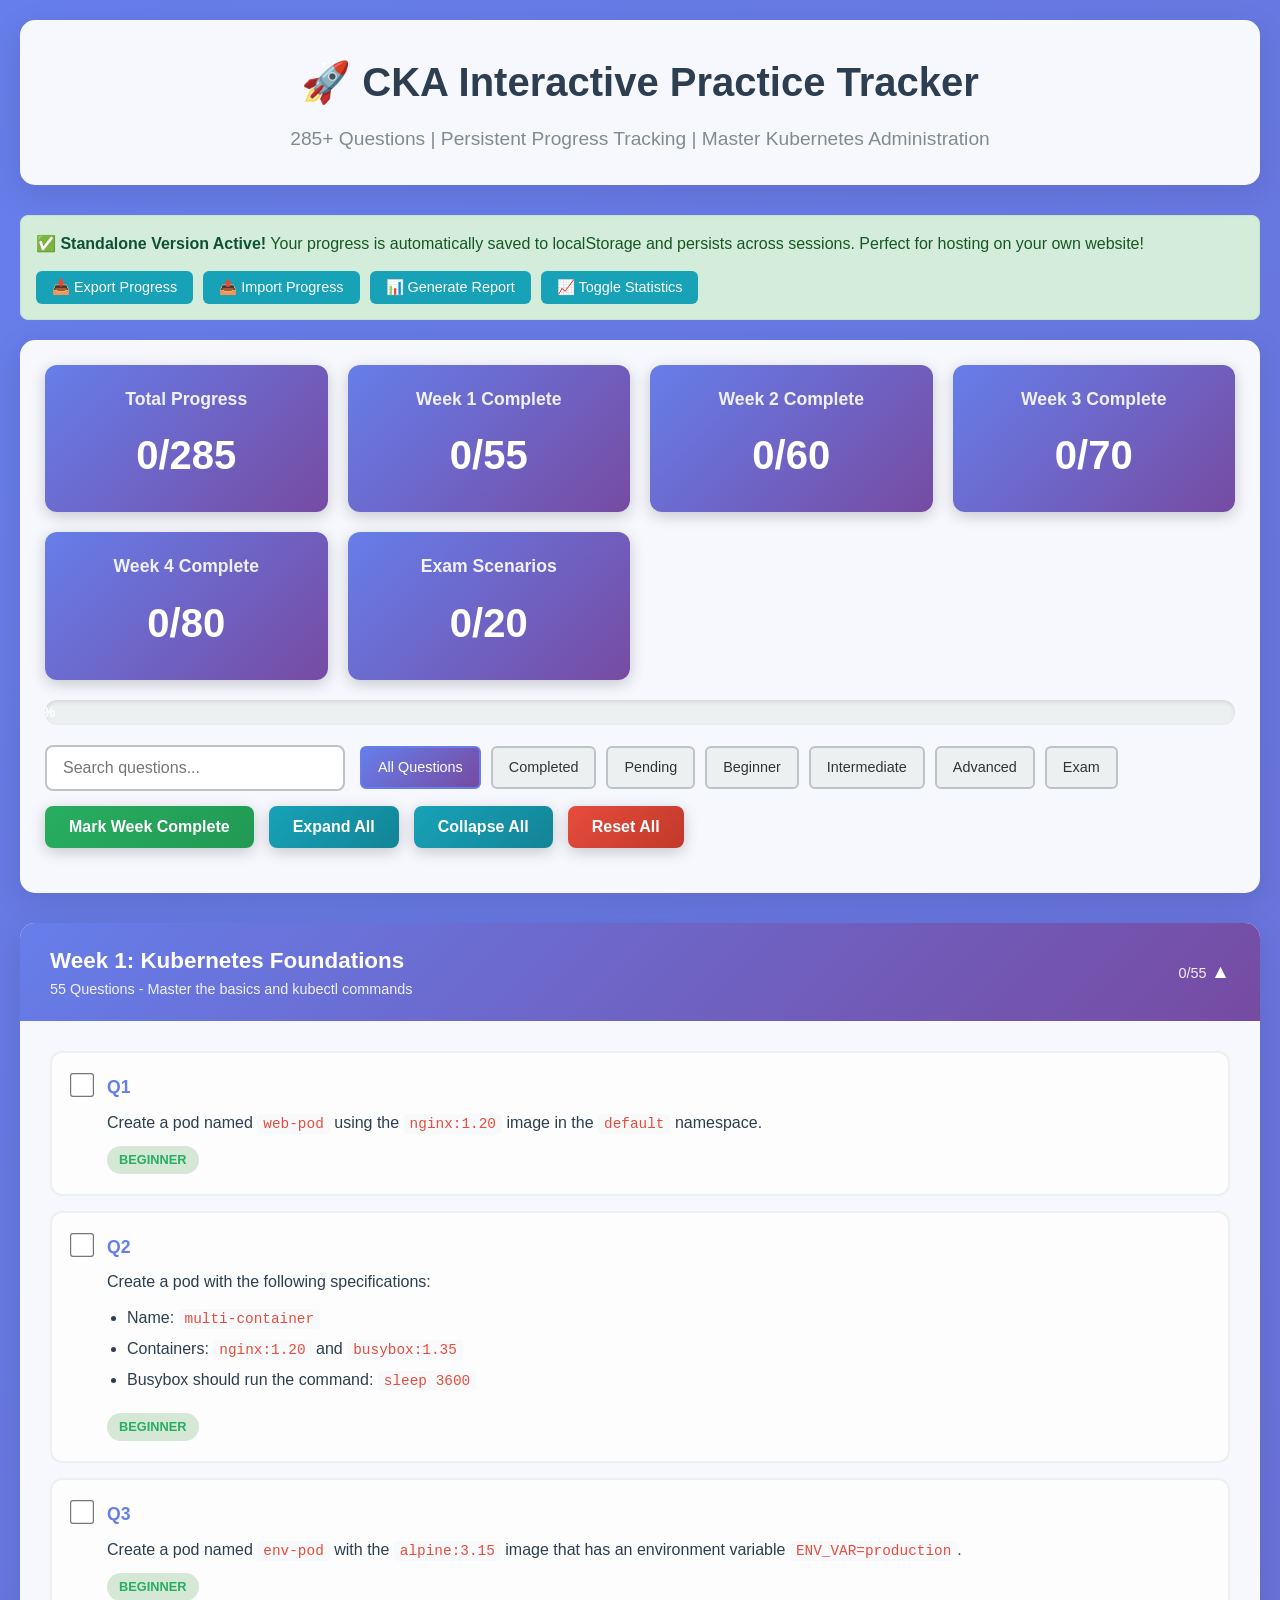
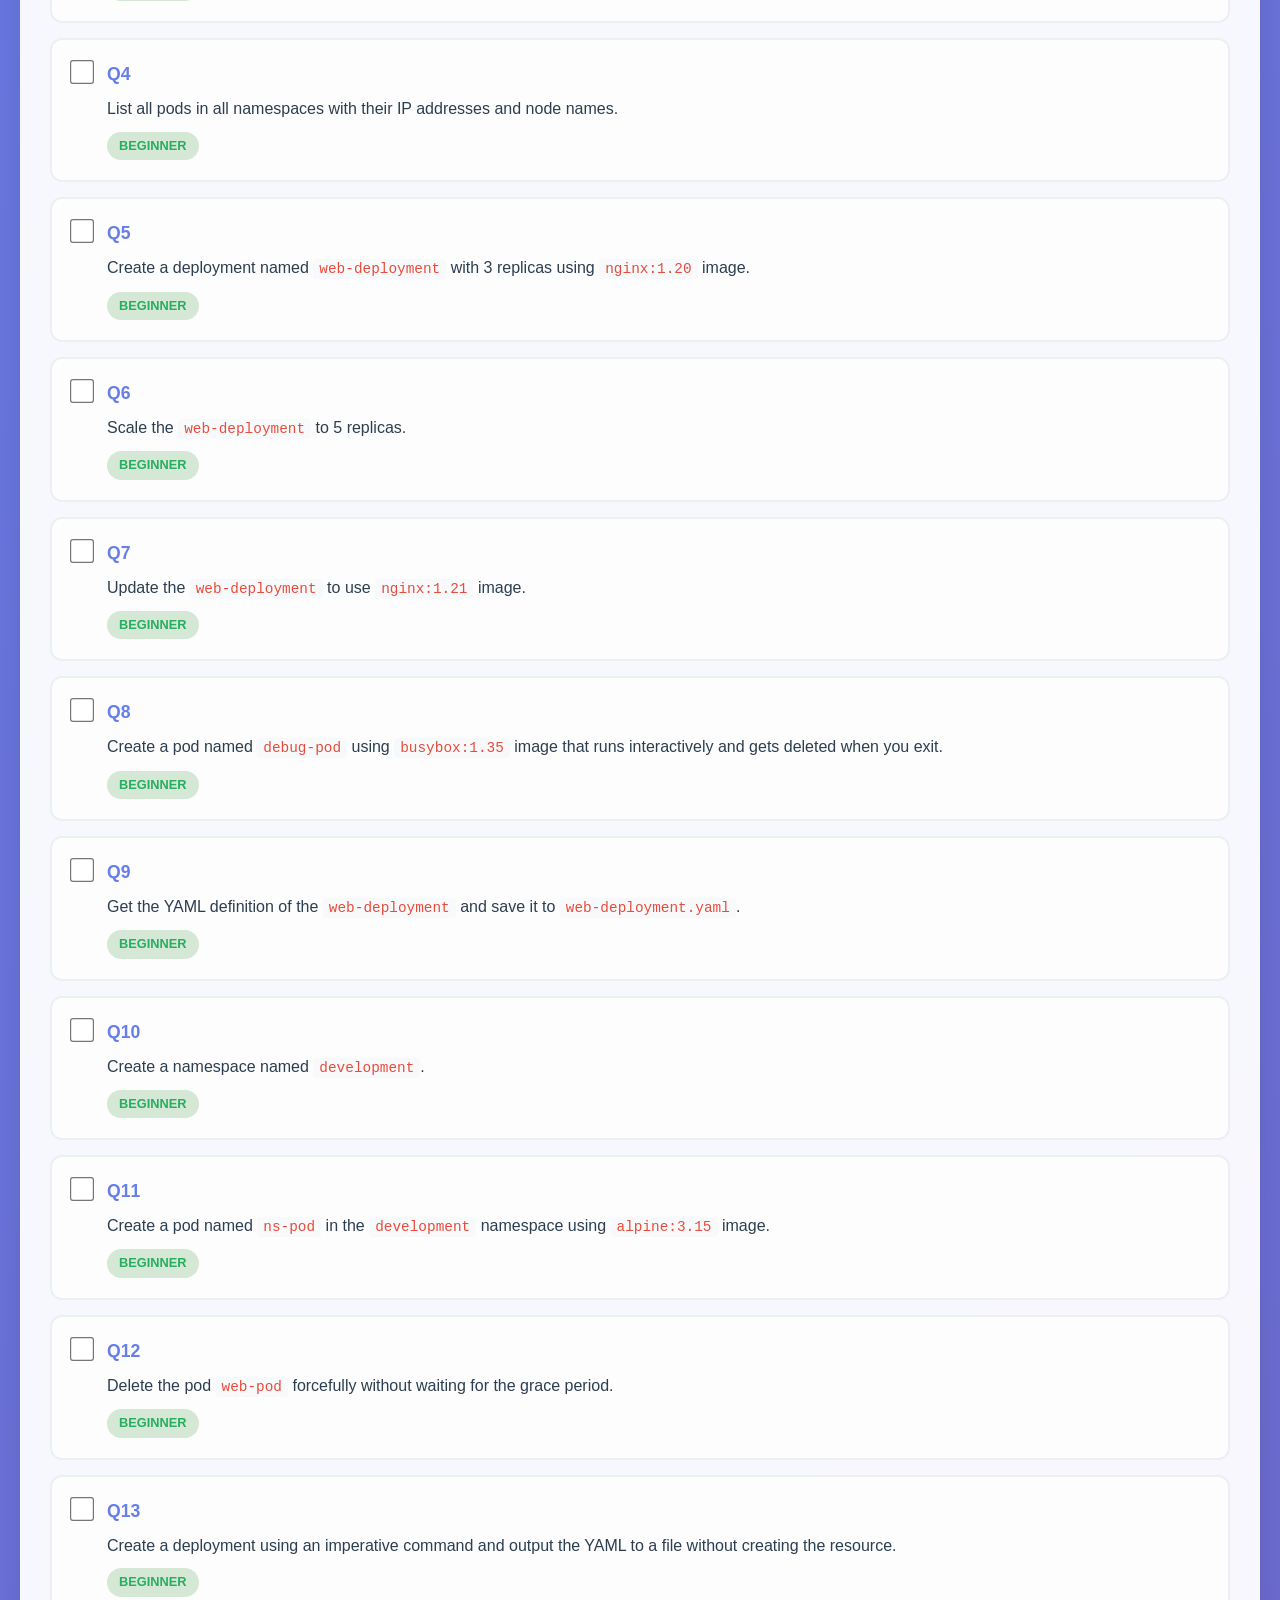
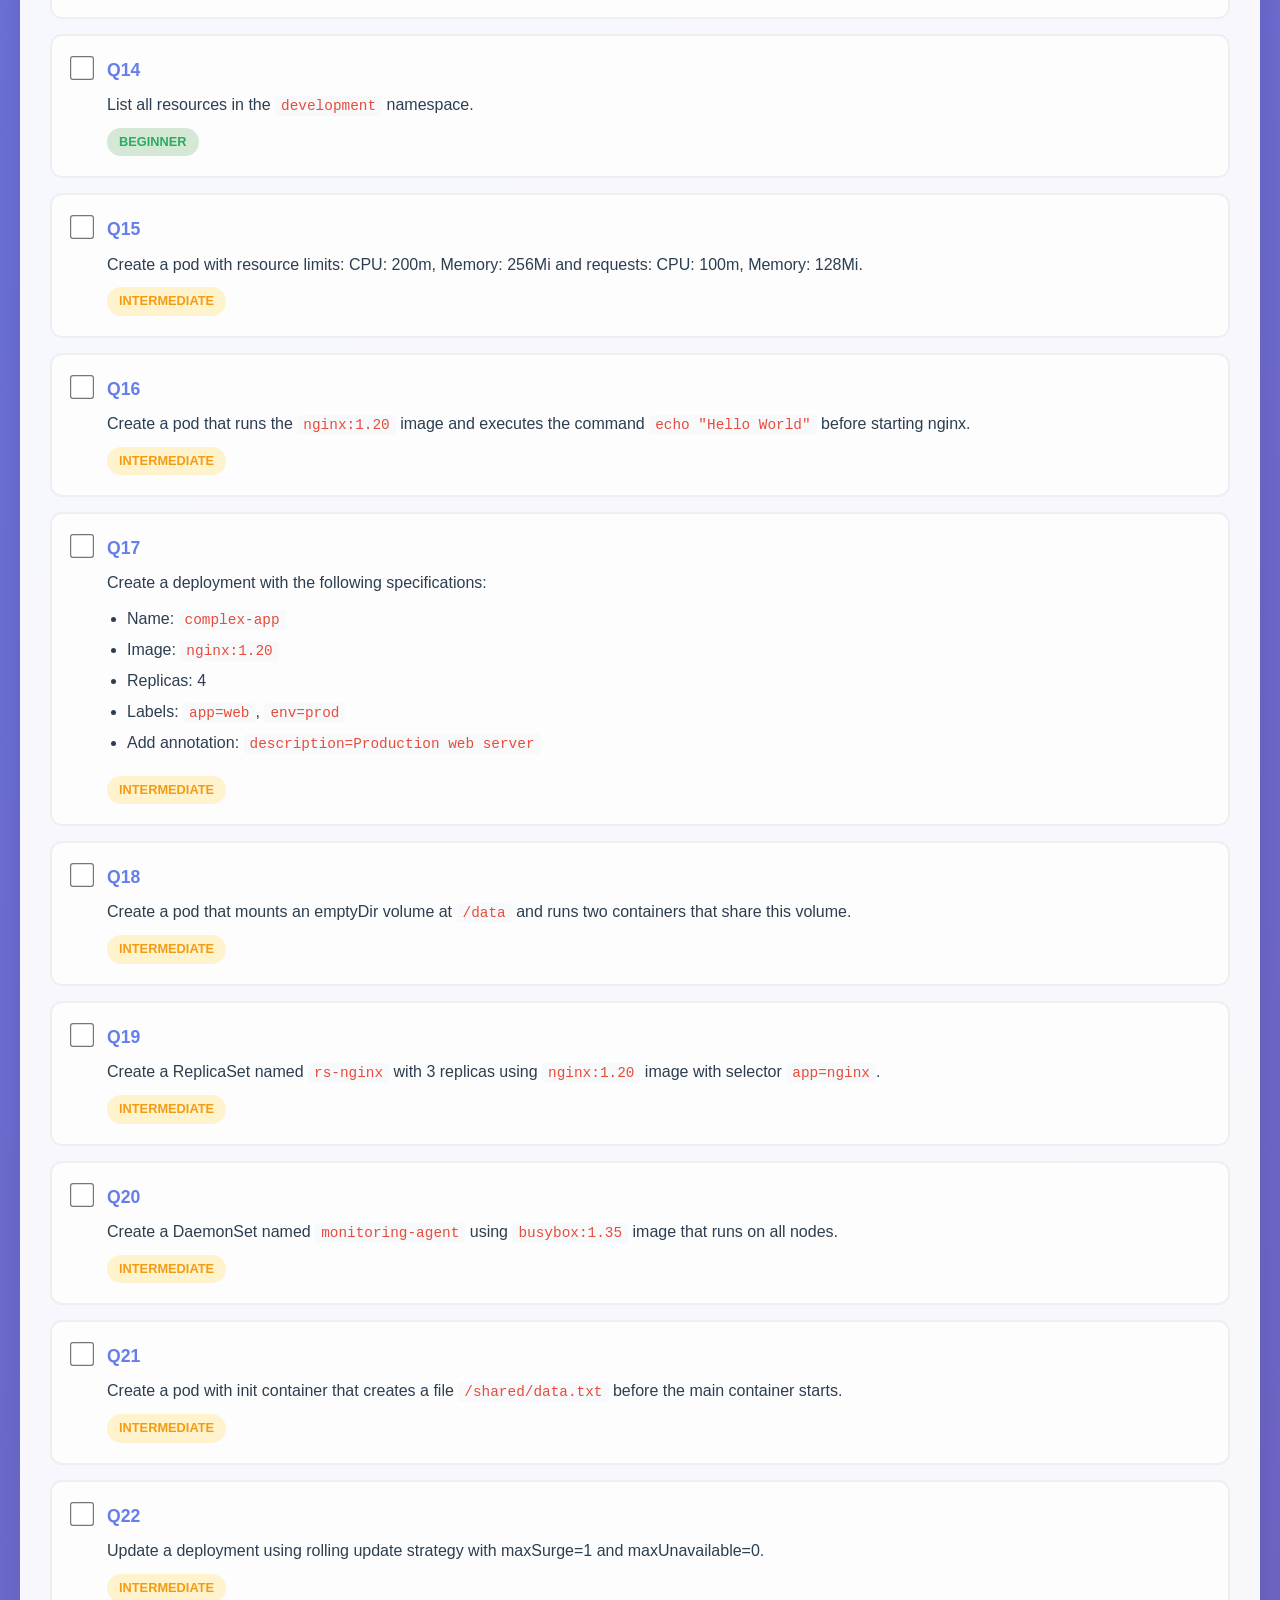
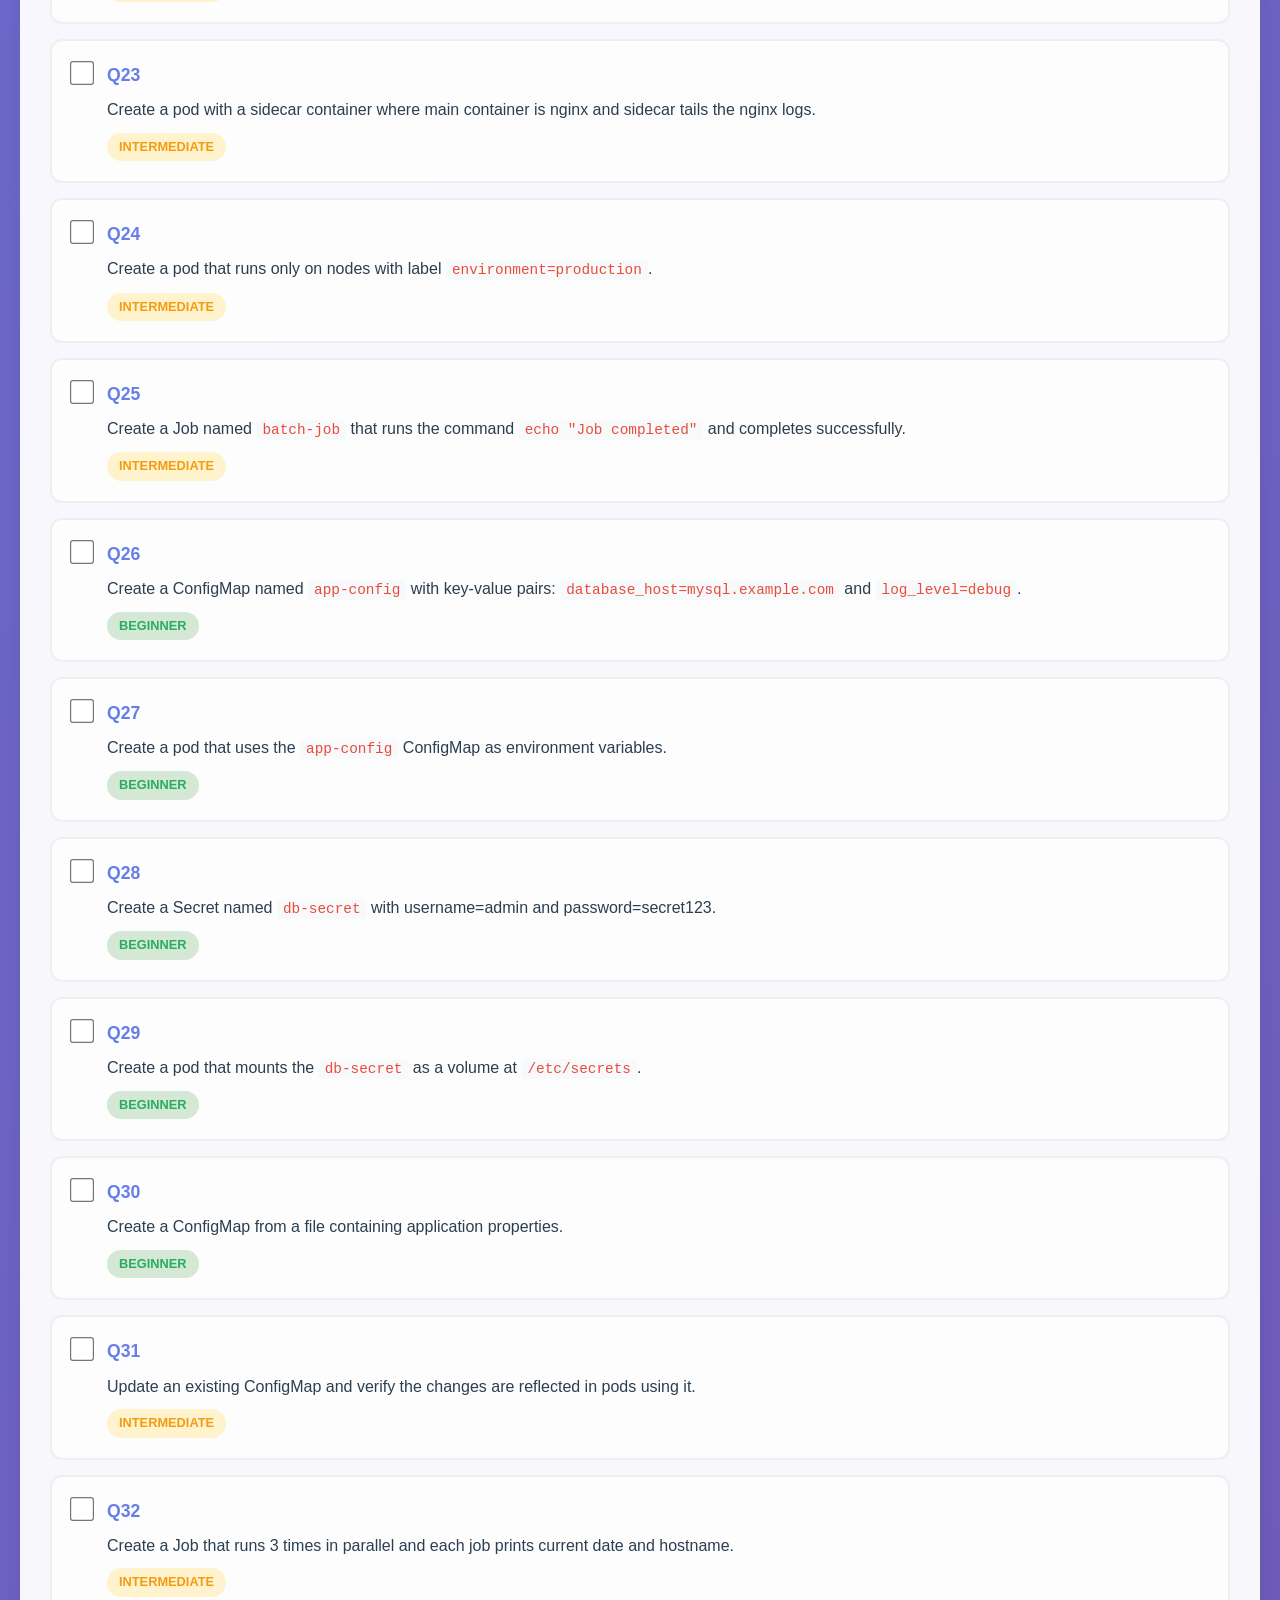
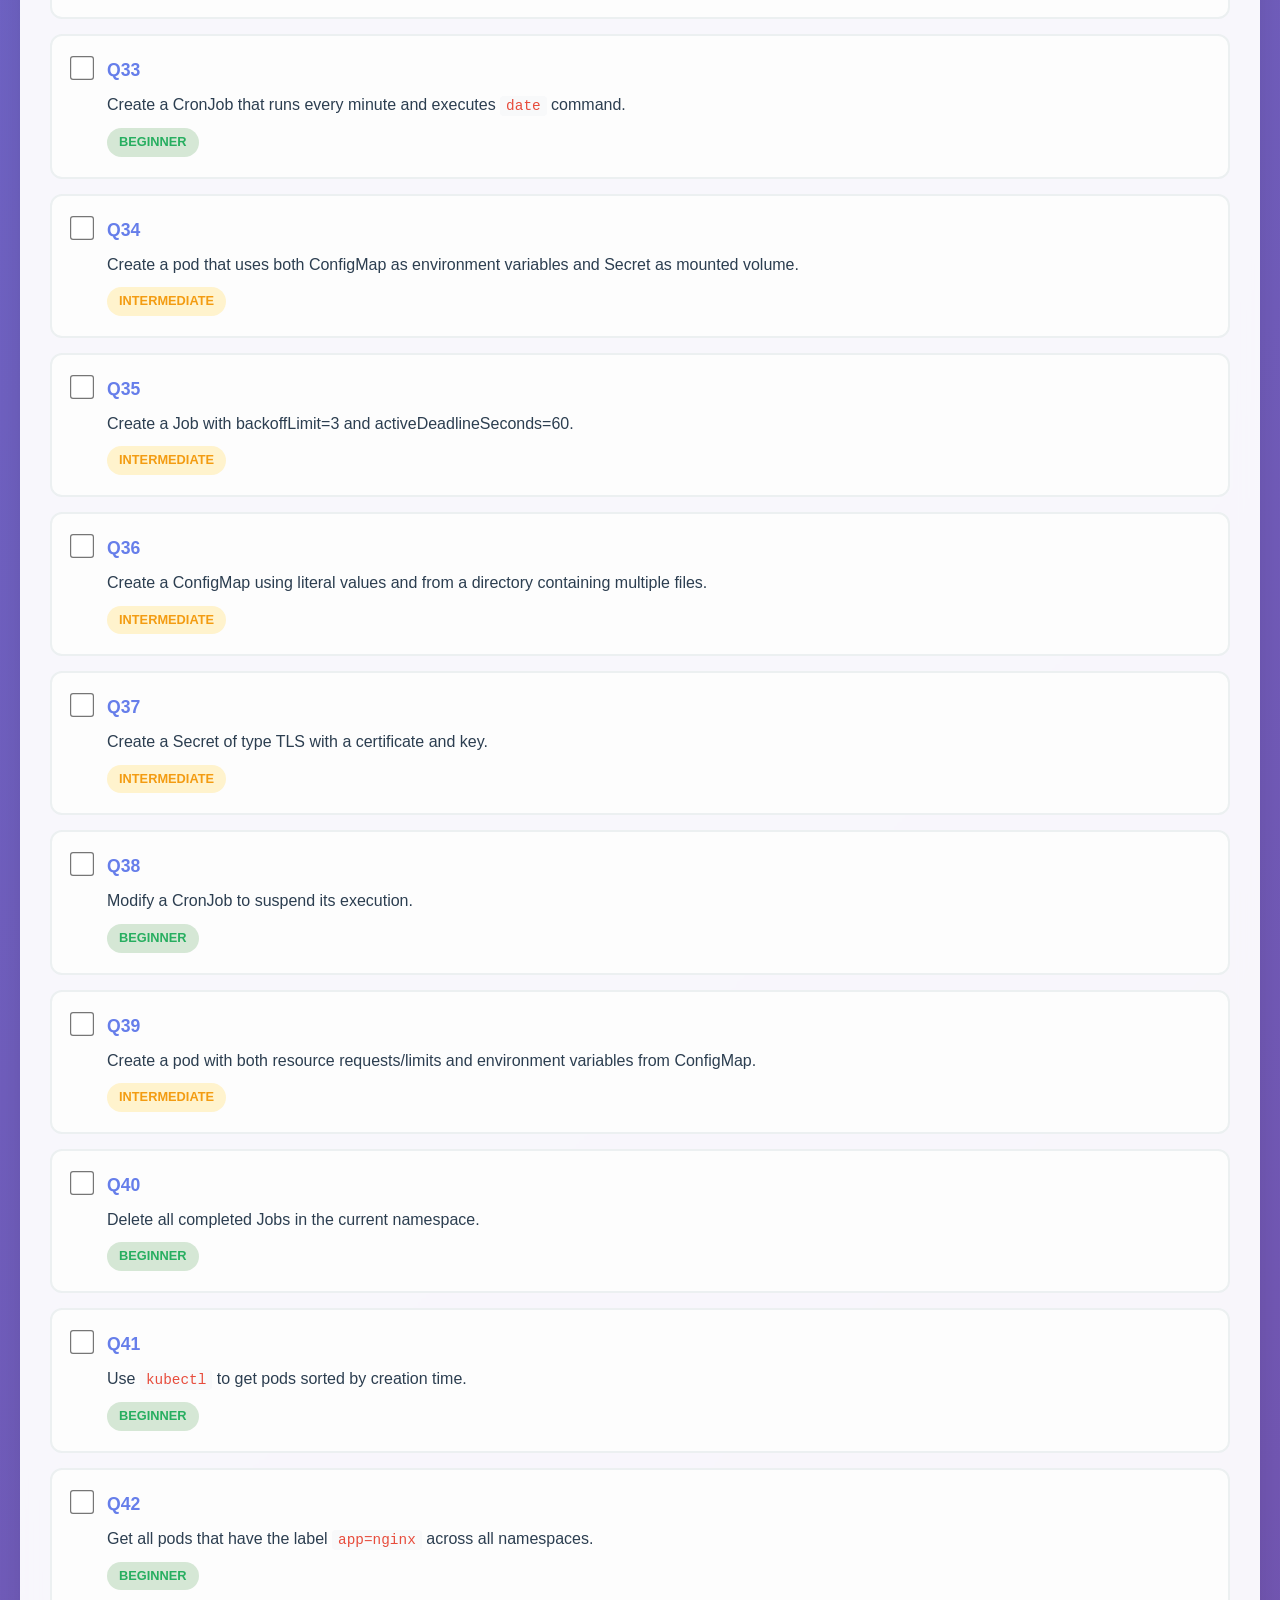
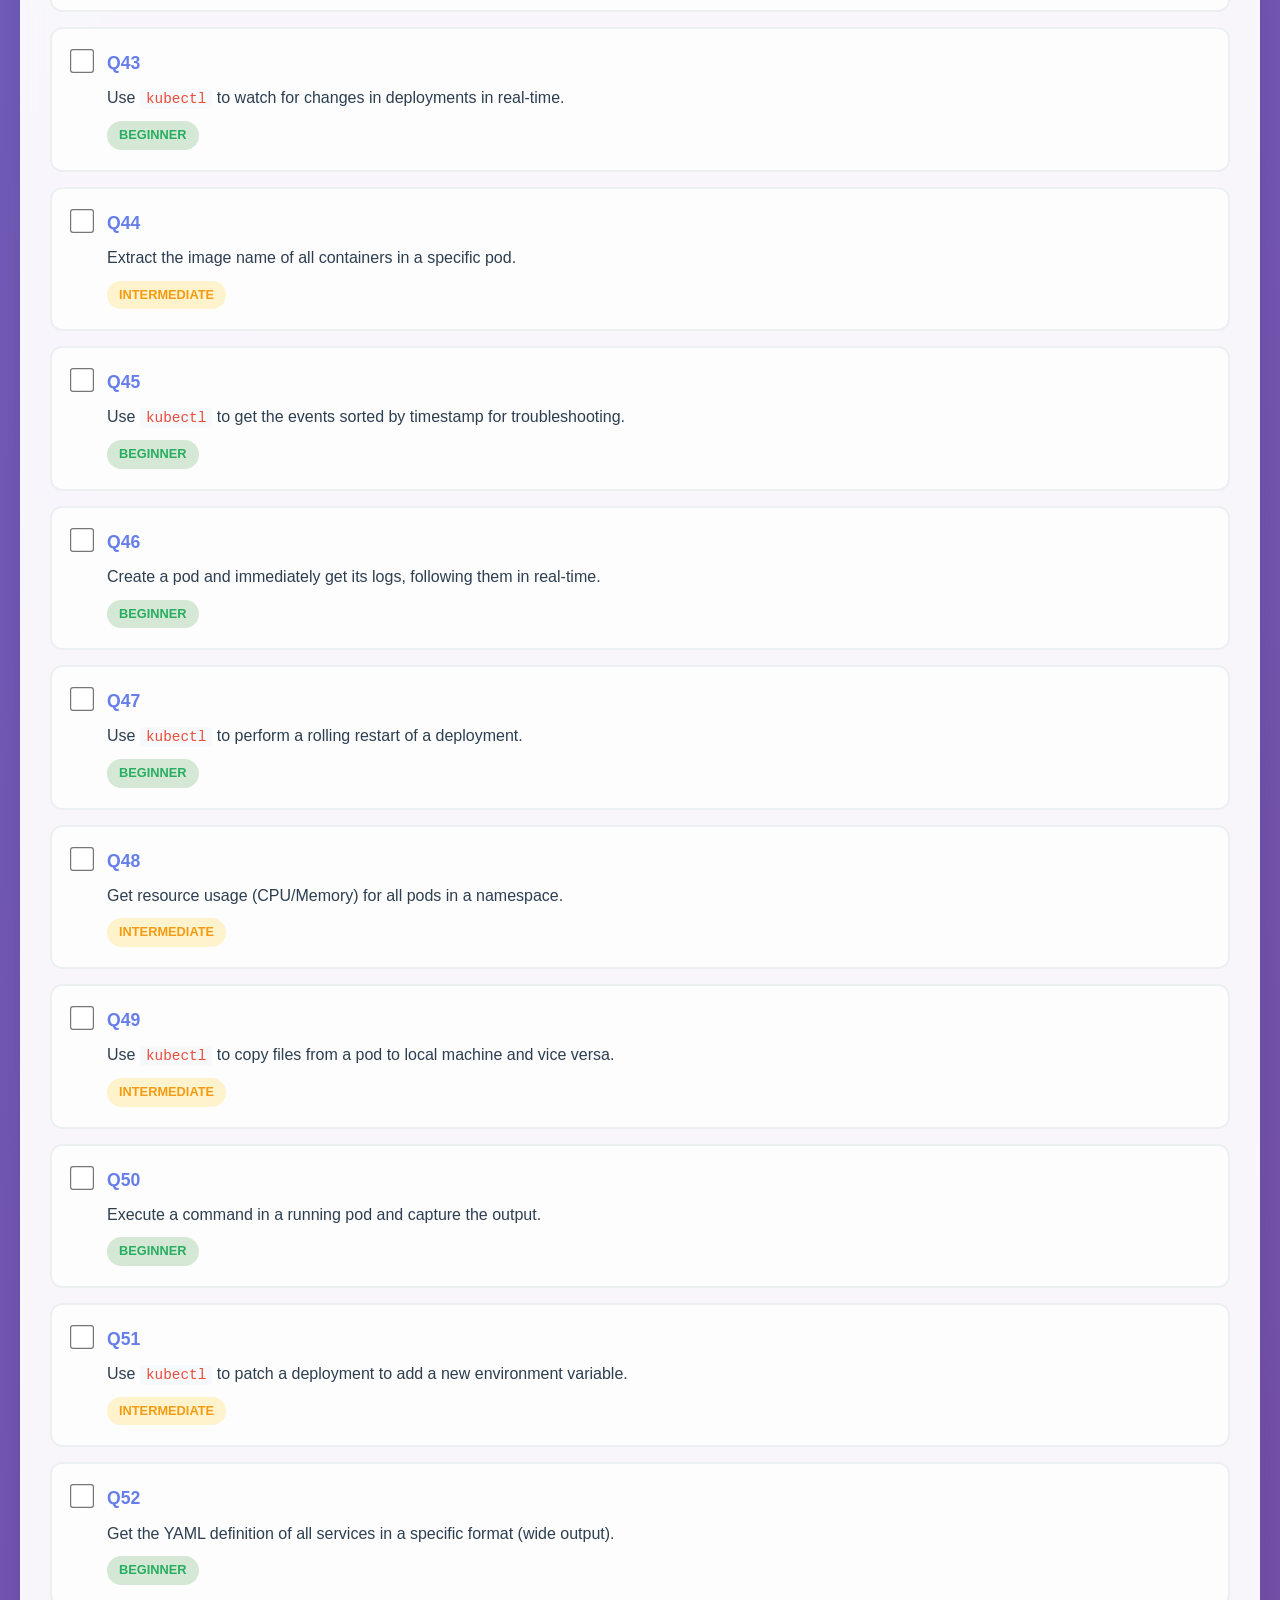
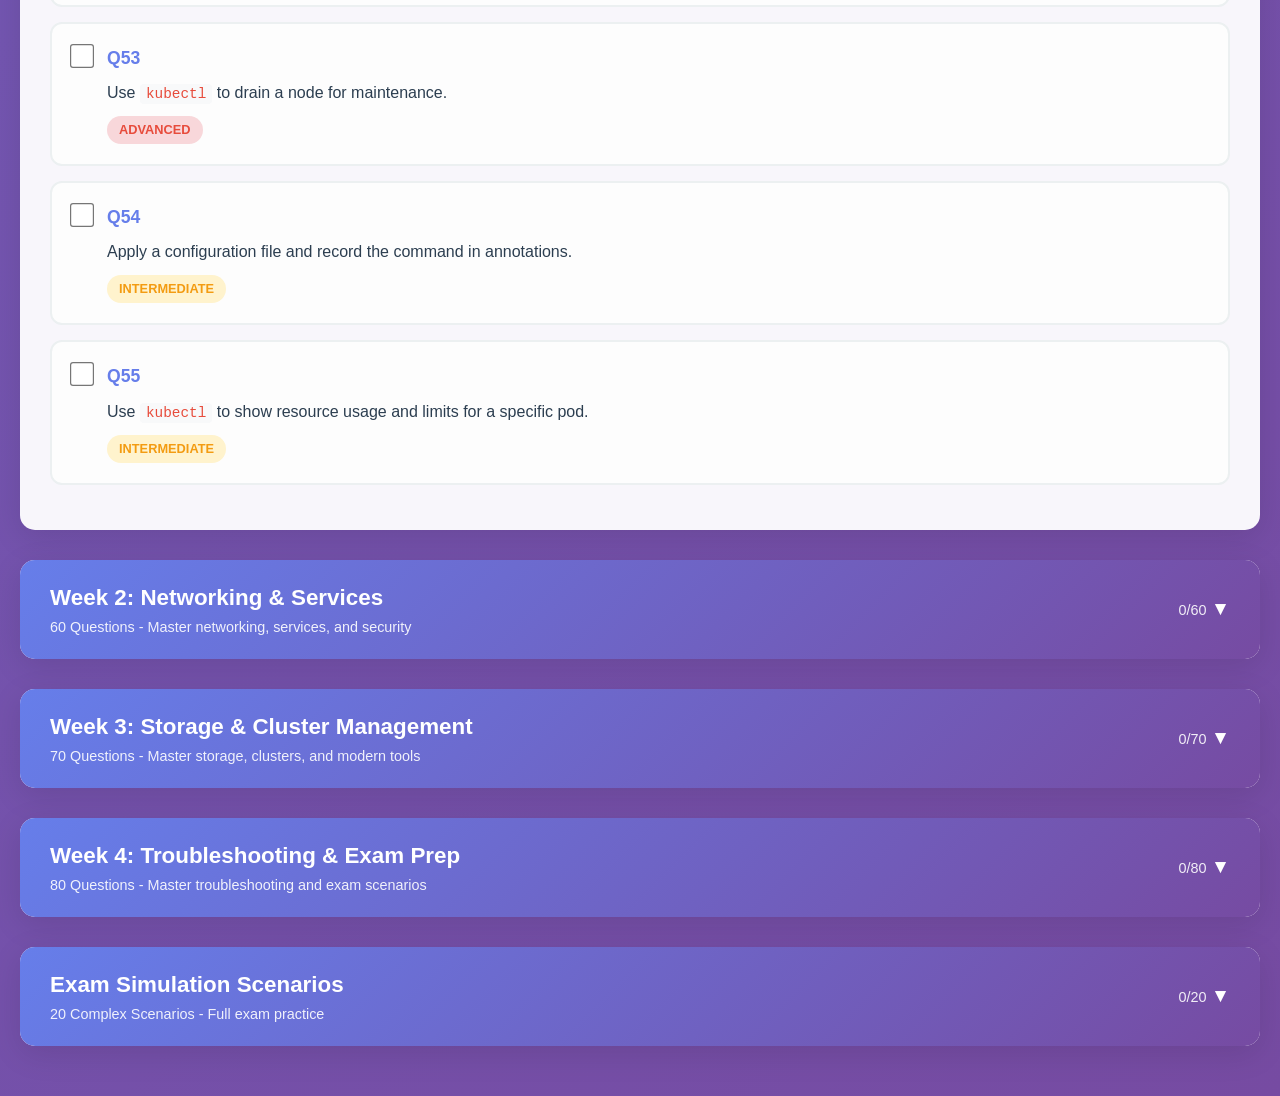
<file: CKA.html>
<!DOCTYPE html>
<html lang="en">
<head>
    <meta charset="UTF-8">
    <meta name="viewport" content="width=device-width, initial-scale=1.0">
    <title>CKA Interactive Practice Tracker - Complete Standalone</title>
    <style>
        * {
            margin: 0;
            padding: 0;
            box-sizing: border-box;
        }

        body {
            font-family: 'Segoe UI', Tahoma, Geneva, Verdana, sans-serif;
            line-height: 1.6;
            color: #333;
            background: linear-gradient(135deg, #667eea 0%, #764ba2 100%);
            min-height: 100vh;
        }

        .container {
            max-width: 1400px;
            margin: 0 auto;
            padding: 20px;
        }

        .header {
            background: rgba(255, 255, 255, 0.95);
            backdrop-filter: blur(10px);
            border-radius: 15px;
            padding: 30px;
            margin-bottom: 30px;
            box-shadow: 0 8px 32px rgba(0, 0, 0, 0.1);
            text-align: center;
        }

        .header h1 {
            color: #2c3e50;
            font-size: 2.5em;
            margin-bottom: 10px;
            font-weight: 700;
        }

        .header p {
            color: #7f8c8d;
            font-size: 1.2em;
        }

        .progress-section {
            background: rgba(255, 255, 255, 0.95);
            backdrop-filter: blur(10px);
            border-radius: 15px;
            padding: 25px;
            margin-bottom: 30px;
            box-shadow: 0 8px 32px rgba(0, 0, 0, 0.1);
        }

        .progress-grid {
            display: grid;
            grid-template-columns: repeat(auto-fit, minmax(250px, 1fr));
            gap: 20px;
            margin-bottom: 20px;
        }

        .progress-card {
            background: linear-gradient(135deg, #667eea, #764ba2);
            color: white;
            padding: 20px;
            border-radius: 12px;
            text-align: center;
            box-shadow: 0 4px 15px rgba(0, 0, 0, 0.2);
        }

        .progress-card h3 {
            font-size: 1.1em;
            margin-bottom: 10px;
            opacity: 0.9;
        }

        .progress-card .number {
            font-size: 2.5em;
            font-weight: bold;
            margin-bottom: 5px;
        }

        .progress-bar {
            width: 100%;
            height: 25px;
            background: #ecf0f1;
            border-radius: 12px;
            overflow: hidden;
            margin: 20px 0;
            box-shadow: inset 0 2px 4px rgba(0, 0, 0, 0.1);
        }

        .progress-fill {
            height: 100%;
            background: linear-gradient(90deg, #667eea, #764ba2);
            border-radius: 12px;
            transition: width 0.3s ease;
            display: flex;
            align-items: center;
            justify-content: center;
            color: white;
            font-weight: bold;
            font-size: 0.9em;
        }

        .controls {
            display: flex;
            gap: 15px;
            flex-wrap: wrap;
            align-items: center;
            margin-bottom: 20px;
        }

        .btn {
            background: linear-gradient(135deg, #667eea, #764ba2);
            color: white;
            border: none;
            padding: 12px 24px;
            border-radius: 8px;
            cursor: pointer;
            font-size: 1em;
            font-weight: 600;
            transition: all 0.3s ease;
            box-shadow: 0 4px 15px rgba(0, 0, 0, 0.2);
        }

        .btn:hover {
            transform: translateY(-2px);
            box-shadow: 0 6px 20px rgba(0, 0, 0, 0.3);
        }

        .btn-danger {
            background: linear-gradient(135deg, #e74c3c, #c0392b);
        }

        .btn-success {
            background: linear-gradient(135deg, #27ae60, #229954);
        }

        .btn-info {
            background: linear-gradient(135deg, #17a2b8, #138496);
        }

        .filter-controls {
            display: flex;
            gap: 10px;
            flex-wrap: wrap;
            align-items: center;
        }

        .filter-btn {
            padding: 8px 16px;
            background: #ecf0f1;
            border: 2px solid #bdc3c7;
            border-radius: 6px;
            cursor: pointer;
            transition: all 0.3s ease;
            font-size: 0.9em;
            font-weight: 500;
        }

        .filter-btn.active {
            background: linear-gradient(135deg, #667eea, #764ba2);
            color: white;
            border-color: #667eea;
        }

        .week-section {
            background: rgba(255, 255, 255, 0.95);
            backdrop-filter: blur(10px);
            border-radius: 15px;
            margin-bottom: 30px;
            box-shadow: 0 8px 32px rgba(0, 0, 0, 0.1);
            overflow: hidden;
        }

        .week-header {
            background: linear-gradient(135deg, #667eea, #764ba2);
            color: white;
            padding: 20px 30px;
            cursor: pointer;
            display: flex;
            justify-content: space-between;
            align-items: center;
            transition: all 0.3s ease;
        }

        .week-header:hover {
            background: linear-gradient(135deg, #5a6fd8, #6a4190);
        }

        .week-header h2 {
            font-size: 1.4em;
            font-weight: 600;
        }

        .week-progress {
            font-size: 0.9em;
            opacity: 0.9;
        }

        .expand-icon {
            font-size: 1.2em;
            transition: transform 0.3s ease;
        }

        .week-content {
            padding: 30px;
            display: none;
        }

        .week-content.expanded {
            display: block;
        }

        .question-item {
            display: flex;
            align-items: flex-start;
            gap: 15px;
            padding: 20px;
            border: 2px solid #ecf0f1;
            border-radius: 12px;
            margin-bottom: 15px;
            transition: all 0.3s ease;
            background: #fdfdfd;
        }

        .question-item:hover {
            border-color: #667eea;
            transform: translateY(-2px);
            box-shadow: 0 6px 20px rgba(0, 0, 0, 0.1);
        }

        .question-item.completed {
            background: linear-gradient(135deg, #d5e7d5, #c8e6c9);
            border-color: #27ae60;
        }

        .question-checkbox {
            width: 20px;
            height: 20px;
            margin-top: 2px;
            cursor: pointer;
            transform: scale(1.2);
        }

        .question-content {
            flex: 1;
        }

        .question-number {
            font-weight: bold;
            color: #667eea;
            font-size: 1.1em;
            margin-bottom: 8px;
        }

        .question-text {
            color: #2c3e50;
            font-size: 1em;
            line-height: 1.6;
        }

        .question-text code {
            background: #f8f9fa;
            padding: 2px 6px;
            border-radius: 4px;
            font-family: 'Courier New', monospace;
            color: #e74c3c;
            font-size: 0.9em;
        }

        .question-text ul {
            margin: 10px 0;
            padding-left: 20px;
        }

        .question-text li {
            margin: 5px 0;
        }

        .difficulty-badge {
            display: inline-block;
            padding: 4px 12px;
            border-radius: 20px;
            font-size: 0.8em;
            font-weight: 600;
            margin-top: 10px;
        }

        .difficulty-beginner {
            background: #d5e7d5;
            color: #27ae60;
        }

        .difficulty-intermediate {
            background: #fff3cd;
            color: #f39c12;
        }

        .difficulty-advanced {
            background: #f8d7da;
            color: #e74c3c;
        }

        .difficulty-exam {
            background: #d1ecf1;
            color: #17a2b8;
        }

        .search-box {
            width: 300px;
            padding: 12px 16px;
            border: 2px solid #bdc3c7;
            border-radius: 8px;
            font-size: 1em;
            outline: none;
            transition: border-color 0.3s ease;
        }

        .search-box:focus {
            border-color: #667eea;
        }

        .storage-success {
            background: #d4edda;
            border: 1px solid #c3e6cb;
            border-radius: 8px;
            padding: 15px;
            margin-bottom: 20px;
            color: #155724;
        }

        .storage-success strong {
            color: #0f5132;
        }

        .backup-controls {
            display: flex;
            gap: 10px;
            margin-top: 15px;
            flex-wrap: wrap;
        }

        .backup-btn {
            background: #17a2b8;
            color: white;
            border: none;
            padding: 8px 16px;
            border-radius: 6px;
            cursor: pointer;
            font-size: 0.9em;
            transition: all 0.3s ease;
        }

        .backup-btn:hover {
            background: #138496;
        }

        .stats-section {
            display: grid;
            grid-template-columns: repeat(auto-fit, minmax(200px, 1fr));
            gap: 15px;
            margin-top: 20px;
        }

        .stat-item {
            background: #f8f9fa;
            padding: 15px;
            border-radius: 8px;
            text-align: center;
            border-left: 4px solid #667eea;
        }

        .stat-number {
            font-size: 1.8em;
            font-weight: bold;
            color: #667eea;
        }

        .stat-label {
            color: #7f8c8d;
            font-size: 0.9em;
            margin-top: 5px;
        }

        @media (max-width: 768px) {
            .container {
                padding: 10px;
            }

            .header h1 {
                font-size: 2em;
            }

            .controls {
                flex-direction: column;
                align-items: stretch;
            }

            .search-box {
                width: 100%;
            }

            .question-item {
                flex-direction: column;
                gap: 10px;
            }

            .progress-grid {
                grid-template-columns: 1fr;
            }

            .backup-controls {
                flex-direction: column;
            }
        }
    </style>
</head>
<body>
    <div class="container">
        <div class="header">
            <h1>🚀 CKA Interactive Practice Tracker</h1>
            <p>285+ Questions | Persistent Progress Tracking | Master Kubernetes Administration</p>
        </div>

        <div class="storage-success">
            <strong>✅ Standalone Version Active!</strong> Your progress is automatically saved to localStorage and persists across sessions. Perfect for hosting on your own website!
            <div class="backup-controls">
                <button class="backup-btn" onclick="exportProgress()">📥 Export Progress</button>
                <input type="file" id="importFile" accept=".json" style="display: none;" onchange="importProgress()">
                <button class="backup-btn" onclick="document.getElementById('importFile').click()">📤 Import Progress</button>
                <button class="backup-btn" onclick="generateReport()">📊 Generate Report</button>
                <button class="backup-btn" onclick="toggleStats()">📈 Toggle Statistics</button>
            </div>
        </div>

        <div class="progress-section">
            <div class="progress-grid">
                <div class="progress-card">
                    <h3>Total Progress</h3>
                    <div class="number" id="totalProgress">0/285</div>
                </div>
                <div class="progress-card">
                    <h3>Week 1 Complete</h3>
                    <div class="number" id="week1Progress">0/55</div>
                </div>
                <div class="progress-card">
                    <h3>Week 2 Complete</h3>
                    <div class="number" id="week2Progress">0/60</div>
                </div>
                <div class="progress-card">
                    <h3>Week 3 Complete</h3>
                    <div class="number" id="week3Progress">0/70</div>
                </div>
                <div class="progress-card">
                    <h3>Week 4 Complete</h3>
                    <div class="number" id="week4Progress">0/80</div>
                </div>
                <div class="progress-card">
                    <h3>Exam Scenarios</h3>
                    <div class="number" id="examProgress">0/20</div>
                </div>
            </div>

            <div class="progress-bar">
                <div class="progress-fill" id="overallProgress" style="width: 0%;">0%</div>
            </div>

            <div class="controls">
                <input type="text" class="search-box" id="searchBox" placeholder="Search questions...">
                
                <div class="filter-controls">
                    <div class="filter-btn active" data-filter="all">All Questions</div>
                    <div class="filter-btn" data-filter="completed">Completed</div>
                    <div class="filter-btn" data-filter="pending">Pending</div>
                    <div class="filter-btn" data-filter="beginner">Beginner</div>
                    <div class="filter-btn" data-filter="intermediate">Intermediate</div>
                    <div class="filter-btn" data-filter="advanced">Advanced</div>
                    <div class="filter-btn" data-filter="exam">Exam</div>
                </div>

                <button class="btn btn-success" onclick="markAllInWeekComplete()">Mark Week Complete</button>
                <button class="btn btn-info" onclick="expandAllWeeks()">Expand All</button>
                <button class="btn btn-info" onclick="collapseAllWeeks()">Collapse All</button>
                <button class="btn btn-danger" onclick="resetProgress()">Reset All</button>
            </div>
        </div>

        <div id="statsSection" class="stats-section" style="display: none;">
            <div class="stat-item">
                <div class="stat-number" id="beginnerCompleted">0</div>
                <div class="stat-label">Beginner Questions</div>
            </div>
            <div class="stat-item">
                <div class="stat-number" id="intermediateCompleted">0</div>
                <div class="stat-label">Intermediate Questions</div>
            </div>
            <div class="stat-item">
                <div class="stat-number" id="advancedCompleted">0</div>
                <div class="stat-label">Advanced Questions</div>
            </div>
            <div class="stat-item">
                <div class="stat-number" id="examCompleted">0</div>
                <div class="stat-label">Exam Scenarios</div>
            </div>
            <div class="stat-item">
                <div class="stat-number" id="completionPercentage">0%</div>
                <div class="stat-label">Completion Rate</div>
            </div>
            <div class="stat-item">
                <div class="stat-number" id="estimatedTime">0</div>
                <div class="stat-label">Hours Remaining</div>
            </div>
        </div>

        <div id="questionsContainer">
            <!-- Questions will be dynamically generated here -->
        </div>
    </div>

    <script>
        // Complete questions dataset - ALL 285+ questions
        const questionsData = {
            week1: {
                title: "Week 1: Kubernetes Foundations",
                subtitle: "55 Questions - Master the basics and kubectl commands",
                questions: [
                    {
                        id: "q1",
                        number: "Q1",
                        text: "Create a pod named <code>web-pod</code> using the <code>nginx:1.20</code> image in the <code>default</code> namespace.",
                        difficulty: "beginner"
                    },
                    {
                        id: "q2",
                        number: "Q2",
                        text: "Create a pod with the following specifications:<ul><li>Name: <code>multi-container</code></li><li>Containers: <code>nginx:1.20</code> and <code>busybox:1.35</code></li><li>Busybox should run the command: <code>sleep 3600</code></li></ul>",
                        difficulty: "beginner"
                    },
                    {
                        id: "q3",
                        number: "Q3",
                        text: "Create a pod named <code>env-pod</code> with the <code>alpine:3.15</code> image that has an environment variable <code>ENV_VAR=production</code>.",
                        difficulty: "beginner"
                    },
                    {
                        id: "q4",
                        number: "Q4",
                        text: "List all pods in all namespaces with their IP addresses and node names.",
                        difficulty: "beginner"
                    },
                    {
                        id: "q5",
                        number: "Q5",
                        text: "Create a deployment named <code>web-deployment</code> with 3 replicas using <code>nginx:1.20</code> image.",
                        difficulty: "beginner"
                    },
                    {
                        id: "q6",
                        number: "Q6",
                        text: "Scale the <code>web-deployment</code> to 5 replicas.",
                        difficulty: "beginner"
                    },
                    {
                        id: "q7",
                        number: "Q7",
                        text: "Update the <code>web-deployment</code> to use <code>nginx:1.21</code> image.",
                        difficulty: "beginner"
                    },
                    {
                        id: "q8",
                        number: "Q8",
                        text: "Create a pod named <code>debug-pod</code> using <code>busybox:1.35</code> image that runs interactively and gets deleted when you exit.",
                        difficulty: "beginner"
                    },
                    {
                        id: "q9",
                        number: "Q9",
                        text: "Get the YAML definition of the <code>web-deployment</code> and save it to <code>web-deployment.yaml</code>.",
                        difficulty: "beginner"
                    },
                    {
                        id: "q10",
                        number: "Q10",
                        text: "Create a namespace named <code>development</code>.",
                        difficulty: "beginner"
                    },
                    {
                        id: "q11",
                        number: "Q11",
                        text: "Create a pod named <code>ns-pod</code> in the <code>development</code> namespace using <code>alpine:3.15</code> image.",
                        difficulty: "beginner"
                    },
                    {
                        id: "q12",
                        number: "Q12",
                        text: "Delete the pod <code>web-pod</code> forcefully without waiting for the grace period.",
                        difficulty: "beginner"
                    },
                    {
                        id: "q13",
                        number: "Q13",
                        text: "Create a deployment using an imperative command and output the YAML to a file without creating the resource.",
                        difficulty: "beginner"
                    },
                    {
                        id: "q14",
                        number: "Q14",
                        text: "List all resources in the <code>development</code> namespace.",
                        difficulty: "beginner"
                    },
                    {
                        id: "q15",
                        number: "Q15",
                        text: "Create a pod with resource limits: CPU: 200m, Memory: 256Mi and requests: CPU: 100m, Memory: 128Mi.",
                        difficulty: "intermediate"
                    },
                    {
                        id: "q16",
                        number: "Q16",
                        text: "Create a pod that runs the <code>nginx:1.20</code> image and executes the command <code>echo \"Hello World\"</code> before starting nginx.",
                        difficulty: "intermediate"
                    },
                    {
                        id: "q17",
                        number: "Q17",
                        text: "Create a deployment with the following specifications:<ul><li>Name: <code>complex-app</code></li><li>Image: <code>nginx:1.20</code></li><li>Replicas: 4</li><li>Labels: <code>app=web</code>, <code>env=prod</code></li><li>Add annotation: <code>description=Production web server</code></li></ul>",
                        difficulty: "intermediate"
                    },
                    {
                        id: "q18",
                        number: "Q18",
                        text: "Create a pod that mounts an emptyDir volume at <code>/data</code> and runs two containers that share this volume.",
                        difficulty: "intermediate"
                    },
                    {
                        id: "q19",
                        number: "Q19",
                        text: "Create a ReplicaSet named <code>rs-nginx</code> with 3 replicas using <code>nginx:1.20</code> image with selector <code>app=nginx</code>.",
                        difficulty: "intermediate"
                    },
                    {
                        id: "q20",
                        number: "Q20",
                        text: "Create a DaemonSet named <code>monitoring-agent</code> using <code>busybox:1.35</code> image that runs on all nodes.",
                        difficulty: "intermediate"
                    },
                    {
                        id: "q21",
                        number: "Q21",
                        text: "Create a pod with init container that creates a file <code>/shared/data.txt</code> before the main container starts.",
                        difficulty: "intermediate"
                    },
                    {
                        id: "q22",
                        number: "Q22",
                        text: "Update a deployment using rolling update strategy with maxSurge=1 and maxUnavailable=0.",
                        difficulty: "intermediate"
                    },
                    {
                        id: "q23",
                        number: "Q23",
                        text: "Create a pod with a sidecar container where main container is nginx and sidecar tails the nginx logs.",
                        difficulty: "intermediate"
                    },
                    {
                        id: "q24",
                        number: "Q24",
                        text: "Create a pod that runs only on nodes with label <code>environment=production</code>.",
                        difficulty: "intermediate"
                    },
                    {
                        id: "q25",
                        number: "Q25",
                        text: "Create a Job named <code>batch-job</code> that runs the command <code>echo \"Job completed\"</code> and completes successfully.",
                        difficulty: "intermediate"
                    },
                    {
                        id: "q26",
                        number: "Q26",
                        text: "Create a ConfigMap named <code>app-config</code> with key-value pairs: <code>database_host=mysql.example.com</code> and <code>log_level=debug</code>.",
                        difficulty: "beginner"
                    },
                    {
                        id: "q27",
                        number: "Q27",
                        text: "Create a pod that uses the <code>app-config</code> ConfigMap as environment variables.",
                        difficulty: "beginner"
                    },
                    {
                        id: "q28",
                        number: "Q28",
                        text: "Create a Secret named <code>db-secret</code> with username=admin and password=secret123.",
                        difficulty: "beginner"
                    },
                    {
                        id: "q29",
                        number: "Q29",
                        text: "Create a pod that mounts the <code>db-secret</code> as a volume at <code>/etc/secrets</code>.",
                        difficulty: "beginner"
                    },
                    {
                        id: "q30",
                        number: "Q30",
                        text: "Create a ConfigMap from a file containing application properties.",
                        difficulty: "beginner"
                    },
                    {
                        id: "q31",
                        number: "Q31",
                        text: "Update an existing ConfigMap and verify the changes are reflected in pods using it.",
                        difficulty: "intermediate"
                    },
                    {
                        id: "q32",
                        number: "Q32",
                        text: "Create a Job that runs 3 times in parallel and each job prints current date and hostname.",
                        difficulty: "intermediate"
                    },
                    {
                        id: "q33",
                        number: "Q33",
                        text: "Create a CronJob that runs every minute and executes <code>date</code> command.",
                        difficulty: "beginner"
                    },
                    {
                        id: "q34",
                        number: "Q34",
                        text: "Create a pod that uses both ConfigMap as environment variables and Secret as mounted volume.",
                        difficulty: "intermediate"
                    },
                    {
                        id: "q35",
                        number: "Q35",
                        text: "Create a Job with backoffLimit=3 and activeDeadlineSeconds=60.",
                        difficulty: "intermediate"
                    },
                    {
                        id: "q36",
                        number: "Q36",
                        text: "Create a ConfigMap using literal values and from a directory containing multiple files.",
                        difficulty: "intermediate"
                    },
                    {
                        id: "q37",
                        number: "Q37",
                        text: "Create a Secret of type TLS with a certificate and key.",
                        difficulty: "intermediate"
                    },
                    {
                        id: "q38",
                        number: "Q38",
                        text: "Modify a CronJob to suspend its execution.",
                        difficulty: "beginner"
                    },
                    {
                        id: "q39",
                        number: "Q39",
                        text: "Create a pod with both resource requests/limits and environment variables from ConfigMap.",
                        difficulty: "intermediate"
                    },
                    {
                        id: "q40",
                        number: "Q40",
                        text: "Delete all completed Jobs in the current namespace.",
                        difficulty: "beginner"
                    },
                    {
                        id: "q41",
                        number: "Q41",
                        text: "Use <code>kubectl</code> to get pods sorted by creation time.",
                        difficulty: "beginner"
                    },
                    {
                        id: "q42",
                        number: "Q42",
                        text: "Get all pods that have the label <code>app=nginx</code> across all namespaces.",
                        difficulty: "beginner"
                    },
                    {
                        id: "q43",
                        number: "Q43",
                        text: "Use <code>kubectl</code> to watch for changes in deployments in real-time.",
                        difficulty: "beginner"
                    },
                    {
                        id: "q44",
                        number: "Q44",
                        text: "Extract the image name of all containers in a specific pod.",
                        difficulty: "intermediate"
                    },
                    {
                        id: "q45",
                        number: "Q45",
                        text: "Use <code>kubectl</code> to get the events sorted by timestamp for troubleshooting.",
                        difficulty: "beginner"
                    },
                    {
                        id: "q46",
                        number: "Q46",
                        text: "Create a pod and immediately get its logs, following them in real-time.",
                        difficulty: "beginner"
                    },
                    {
                        id: "q47",
                        number: "Q47",
                        text: "Use <code>kubectl</code> to perform a rolling restart of a deployment.",
                        difficulty: "beginner"
                    },
                    {
                        id: "q48",
                        number: "Q48",
                        text: "Get resource usage (CPU/Memory) for all pods in a namespace.",
                        difficulty: "intermediate"
                    },
                    {
                        id: "q49",
                        number: "Q49",
                        text: "Use <code>kubectl</code> to copy files from a pod to local machine and vice versa.",
                        difficulty: "intermediate"
                    },
                    {
                        id: "q50",
                        number: "Q50",
                        text: "Execute a command in a running pod and capture the output.",
                        difficulty: "beginner"
                    },
                    {
                        id: "q51",
                        number: "Q51",
                        text: "Use <code>kubectl</code> to patch a deployment to add a new environment variable.",
                        difficulty: "intermediate"
                    },
                    {
                        id: "q52",
                        number: "Q52",
                        text: "Get the YAML definition of all services in a specific format (wide output).",
                        difficulty: "beginner"
                    },
                    {
                        id: "q53",
                        number: "Q53",
                        text: "Use <code>kubectl</code> to drain a node for maintenance.",
                        difficulty: "advanced"
                    },
                    {
                        id: "q54",
                        number: "Q54",
                        text: "Apply a configuration file and record the command in annotations.",
                        difficulty: "intermediate"
                    },
                    {
                        id: "q55",
                        number: "Q55",
                        text: "Use <code>kubectl</code> to show resource usage and limits for a specific pod.",
                        difficulty: "intermediate"
                    }
                ]
            },
            week2: {
                title: "Week 2: Networking & Services",
                subtitle: "60 Questions - Master networking, services, and security",
                questions: [
                    {
                        id: "q56",
                        number: "Q56",
                        text: "Create a ClusterIP service named <code>backend-service</code> that exposes port 80 and targets pods with label <code>app=backend</code>.",
                        difficulty: "beginner"
                    },
                    {
                        id: "q57",
                        number: "Q57",
                        text: "Create a NodePort service that exposes an nginx deployment on port 30080.",
                        difficulty: "beginner"
                    },
                    {
                        id: "q58",
                        number: "Q58",
                        text: "Create a LoadBalancer service and test external connectivity.",
                        difficulty: "intermediate"
                    },
                    {
                        id: "q59",
                        number: "Q59",
                        text: "Create a headless service for StatefulSet communication.",
                        difficulty: "intermediate"
                    },
                    {
                        id: "q60",
                        number: "Q60",
                        text: "Test DNS resolution between pods in different namespaces.",
                        difficulty: "intermediate"
                    },
                    {
                        id: "q61",
                        number: "Q61",
                        text: "Create an ExternalName service that points to <code>google.com</code>.",
                        difficulty: "beginner"
                    },
                    {
                        id: "q62",
                        number: "Q62",
                        text: "Create a service that selects pods with multiple labels: <code>app=web</code> AND <code>version=v1</code>.",
                        difficulty: "intermediate"
                    },
                    {
                        id: "q63",
                        number: "Q63",
                        text: "Expose a deployment using <code>kubectl expose</code> command with specific port mapping.",
                        difficulty: "beginner"
                    },
                    {
                        id: "q64",
                        number: "Q64",
                        text: "Create a service with multiple ports (HTTP:80, HTTPS:443).",
                        difficulty: "intermediate"
                    },
                    {
                        id: "q65",
                        number: "Q65",
                        text: "Test service discovery using nslookup from inside a pod.",
                        difficulty: "intermediate"
                    },
                    {
                        id: "q66",
                        number: "Q66",
                        text: "Create endpoints manually for a service without selector.",
                        difficulty: "advanced"
                    },
                    {
                        id: "q67",
                        number: "Q67",
                        text: "Modify service type from ClusterIP to NodePort.",
                        difficulty: "beginner"
                    },
                    {
                        id: "q68",
                        number: "Q68",
                        text: "Create a service that only exposes pods on specific nodes using nodeSelector.",
                        difficulty: "advanced"
                    },
                    {
                        id: "q69",
                        number: "Q69",
                        text: "Test pod-to-pod communication using service DNS names.",
                        difficulty: "intermediate"
                    },
                    {
                        id: "q70",
                        number: "Q70",
                        text: "Create a service with session affinity enabled.",
                        difficulty: "intermediate"
                    },
                    {
                        id: "q71",
                        number: "Q71",
                        text: "Debug a service that's not routing traffic correctly to pods.",
                        difficulty: "advanced"
                    },
                    {
                        id: "q72",
                        number: "Q72",
                        text: "Create a service that exposes pods on a specific protocol (UDP).",
                        difficulty: "intermediate"
                    },
                    {
                        id: "q73",
                        number: "Q73",
                        text: "Use port-forward to access a pod directly without creating a service.",
                        difficulty: "beginner"
                    },
                    {
                        id: "q74",
                        number: "Q74",
                        text: "Create EndpointSlices manually and verify service connectivity.",
                        difficulty: "advanced"
                    },
                    {
                        id: "q75",
                        number: "Q75",
                        text: "Troubleshoot DNS resolution issues in a pod.",
                        difficulty: "advanced"
                    },
                    {
                        id: "q76",
                        number: "Q76",
                        text: "Create a NetworkPolicy that denies all ingress traffic to pods with label <code>app=database</code>.",
                        difficulty: "intermediate"
                    },
                    {
                        id: "q77",
                        number: "Q77",
                        text: "Create a NetworkPolicy that allows traffic only from pods with label <code>app=frontend</code> to <code>app=backend</code> on port 8080.",
                        difficulty: "intermediate"
                    },
                    {
                        id: "q78",
                        number: "Q78",
                        text: "Create a NetworkPolicy that allows egress traffic only to pods in the same namespace.",
                        difficulty: "intermediate"
                    },
                    {
                        id: "q79",
                        number: "Q79",
                        text: "Create a ServiceAccount named <code>app-sa</code> in namespace <code>production</code>.",
                        difficulty: "beginner"
                    },
                    {
                        id: "q80",
                        number: "Q80",
                        text: "Create a Role that allows reading pods and services in a specific namespace.",
                        difficulty: "intermediate"
                    },
                    {
                        id: "q81",
                        number: "Q81",
                        text: "Create a ClusterRole that allows listing nodes across the cluster.",
                        difficulty: "intermediate"
                    },
                    {
                        id: "q82",
                        number: "Q82",
                        text: "Bind a ServiceAccount to a Role using RoleBinding.",
                        difficulty: "intermediate"
                    },
                    {
                        id: "q83",
                        number: "Q83",
                        text: "Create a ClusterRoleBinding that gives cluster-admin access to a user.",
                        difficulty: "advanced"
                    },
                    {
                        id: "q84",
                        number: "Q84",
                        text: "Test RBAC permissions using <code>kubectl auth can-i</code> command.",
                        difficulty: "intermediate"
                    },
                    {
                        id: "q85",
                        number: "Q85",
                        text: "Create a NetworkPolicy that allows traffic from a specific IP range.",
                        difficulty: "advanced"
                    },
                    {
                        id: "q86",
                        number: "Q86",
                        text: "Create a pod that uses a custom ServiceAccount.",
                        difficulty: "beginner"
                    },
                    {
                        id: "q87",
                        number: "Q87",
                        text: "Create a Role that allows creating deployments but not deleting them.",
                        difficulty: "intermediate"
                    },
                    {
                        id: "q88",
                        number: "Q88",
                        text: "Create a NetworkPolicy that denies all traffic except to kube-system namespace.",
                        difficulty: "advanced"
                    },
                    {
                        id: "q89",
                        number: "Q89",
                        text: "Debug RBAC issues when a ServiceAccount can't perform required actions.",
                        difficulty: "advanced"
                    },
                    {
                        id: "q90",
                        number: "Q90",
                        text: "Create a NetworkPolicy that allows only specific ports and protocols.",
                        difficulty: "intermediate"
                    },
                    {
                        id: "q91",
                        number: "Q91",
                        text: "Create a ServiceAccount with image pull secrets attached.",
                        difficulty: "intermediate"
                    },
                    {
                        id: "q92",
                        number: "Q92",
                        text: "Create a RoleBinding that binds multiple users to the same role.",
                        difficulty: "intermediate"
                    },
                    {
                        id: "q93",
                        number: "Q93",
                        text: "Create a NetworkPolicy with both ingress and egress rules.",
                        difficulty: "advanced"
                    },
                    {
                        id: "q94",
                        number: "Q94",
                        text: "Verify effective RBAC permissions for a ServiceAccount.",
                        difficulty: "advanced"
                    },
                    {
                        id: "q95",
                        number: "Q95",
                        text: "Create a NetworkPolicy that uses namespaceSelector for cross-namespace communication.",
                        difficulty: "advanced"
                    },
                    {
                        id: "q96",
                        number: "Q96",
                        text: "Install an ingress controller (nginx) in your cluster.",
                        difficulty: "advanced"
                    },
                    {
                        id: "q97",
                        number: "Q97",
                        text: "Create an Ingress resource that routes traffic based on hostname.",
                        difficulty: "intermediate"
                    },
                    {
                        id: "q98",
                        number: "Q98",
                        text: "Create an Ingress with path-based routing (/api → api-service, /web → web-service).",
                        difficulty: "intermediate"
                    },
                    {
                        id: "q99",
                        number: "Q99",
                        text: "Configure TLS/SSL termination in an Ingress resource.",
                        difficulty: "advanced"
                    },
                    {
                        id: "q100",
                        number: "Q100",
                        text: "Create an Ingress with custom annotations for specific behavior.",
                        difficulty: "intermediate"
                    },
                    {
                        id: "q101",
                        number: "Q101",
                        text: "Set up Gateway API with HTTPRoute for advanced routing.",
                        difficulty: "advanced"
                    },
                    {
                        id: "q102",
                        number: "Q102",
                        text: "Create a Gateway that handles both HTTP and HTTPS traffic.",
                        difficulty: "advanced"
                    },
                    {
                        id: "q103",
                        number: "Q103",
                        text: "Configure weighted traffic splitting using Gateway API.",
                        difficulty: "advanced"
                    },
                    {
                        id: "q104",
                        number: "Q104",
                        text: "Create an Ingress with basic authentication.",
                        difficulty: "intermediate"
                    },
                    {
                        id: "q105",
                        number: "Q105",
                        text: "Test Ingress connectivity and troubleshoot routing issues.",
                        difficulty: "advanced"
                    },
                    {
                        id: "q106",
                        number: "Q106",
                        text: "Create multiple Ingress resources for different services.",
                        difficulty: "intermediate"
                    },
                    {
                        id: "q107",
                        number: "Q107",
                        text: "Configure Ingress with custom error pages.",
                        difficulty: "intermediate"
                    },
                    {
                        id: "q108",
                        number: "Q108",
                        text: "Set up rate limiting using Ingress annotations.",
                        difficulty: "advanced"
                    },
                    {
                        id: "q109",
                        number: "Q109",
                        text: "Create an Ingress that redirects HTTP to HTTPS.",
                        difficulty: "intermediate"
                    },
                    {
                        id: "q110",
                        number: "Q110",
                        text: "Use Gateway API for blue-green deployments.",
                        difficulty: "advanced"
                    },
                    {
                        id: "q111",
                        number: "Q111",
                        text: "Configure host-based routing with wildcard domains.",
                        difficulty: "intermediate"
                    },
                    {
                        id: "q112",
                        number: "Q112",
                        text: "Create an Ingress with IP whitelisting.",
                        difficulty: "advanced"
                    },
                    {
                        id: "q113",
                        number: "Q113",
                        text: "Set up sticky sessions using Ingress configuration.",
                        difficulty: "intermediate"
                    },
                    {
                        id: "q114",
                        number: "Q114",
                        text: "Configure custom timeout values in Ingress.",
                        difficulty: "intermediate"
                    },
                    {
                        id: "q115",
                        number: "Q115",
                        text: "Test and debug Gateway API configurations.",
                        difficulty: "advanced"
                    }
                ]
            },
            week3: {
                title: "Week 3: Storage & Cluster Management",
                subtitle: "70 Questions - Master storage, clusters, and modern tools",
                questions: [
                    {
                        id: "q116",
                        number: "Q116",
                        text: "Create a PersistentVolume with 1Gi capacity using hostPath.",
                        difficulty: "intermediate"
                    },
                    {
                        id: "q117",
                        number: "Q117",
                        text: "Create a PersistentVolumeClaim that requests 500Mi of storage.",
                        difficulty: "beginner"
                    },
                    {
                        id: "q118",
                        number: "Q118",
                        text: "Create a pod that uses the PVC and mounts it at <code>/data</code>.",
                        difficulty: "beginner"
                    },
                    {
                        id: "q119",
                        number: "Q119",
                        text: "Create a StorageClass for dynamic provisioning with different reclaim policies.",
                        difficulty: "intermediate"
                    },
                    {
                        id: "q120",
                        number: "Q120",
                        text: "Create a StatefulSet with volumeClaimTemplate for persistent storage.",
                        difficulty: "intermediate"
                    },
                    {
                        id: "q121",
                        number: "Q121",
                        text: "Configure a PV with ReadWriteMany access mode.",
                        difficulty: "intermediate"
                    },
                    {
                        id: "q122",
                        number: "Q122",
                        text: "Create a pod with multiple volumes: emptyDir, configMap, and secret.",
                        difficulty: "intermediate"
                    },
                    {
                        id: "q123",
                        number: "Q123",
                        text: "Set up dynamic volume provisioning using a cloud provider's storage class.",
                        difficulty: "advanced"
                    },
                    {
                        id: "q124",
                        number: "Q124",
                        text: "Create a PV with specific node affinity requirements.",
                        difficulty: "advanced"
                    },
                    {
                        id: "q125",
                        number: "Q125",
                        text: "Test volume expansion by resizing a PVC.",
                        difficulty: "advanced"
                    },
                    {
                        id: "q126",
                        number: "Q126",
                        text: "Create a backup of a persistent volume's data.",
                        difficulty: "advanced"
                    },
                    {
                        id: "q127",
                        number: "Q127",
                        text: "Configure a PV with different reclaim policies (Retain, Delete, Recycle).",
                        difficulty: "intermediate"
                    },
                    {
                        id: "q128",
                        number: "Q128",
                        text: "Create a pod that uses both ephemeral and persistent storage.",
                        difficulty: "intermediate"
                    },
                    {
                        id: "q129",
                        number: "Q129",
                        text: "Set up volume snapshots and restore from snapshots.",
                        difficulty: "advanced"
                    },
                    {
                        id: "q130",
                        number: "Q130",
                        text: "Configure storage quotas for a namespace.",
                        difficulty: "intermediate"
                    },
                    {
                        id: "q131",
                        number: "Q131",
                        text: "Create a StatefulSet with ordered pod deployment and persistent storage.",
                        difficulty: "intermediate"
                    },
                    {
                        id: "q132",
                        number: "Q132",
                        text: "Mount a single PV in multiple pods with appropriate access modes.",
                        difficulty: "advanced"
                    },
                    {
                        id: "q133",
                        number: "Q133",
                        text: "Configure local persistent volumes for high-performance workloads.",
                        difficulty: "advanced"
                    },
                    {
                        id: "q134",
                        number: "Q134",
                        text: "Create a pod with subPath volume mounts.",
                        difficulty: "intermediate"
                    },
                    {
                        id: "q135",
                        number: "Q135",
                        text: "Troubleshoot PVC stuck in Pending state.",
                        difficulty: "advanced"
                    },
                    {
                        id: "q136",
                        number: "Q136",
                        text: "Configure projected volumes combining multiple sources.",
                        difficulty: "advanced"
                    },
                    {
                        id: "q137",
                        number: "Q137",
                        text: "Set up CSI drivers for advanced storage features.",
                        difficulty: "advanced"
                    },
                    {
                        id: "q138",
                        number: "Q138",
                        text: "Create volume mounts with specific file permissions.",
                        difficulty: "intermediate"
                    },
                    {
                        id: "q139",
                        number: "Q139",
                        text: "Configure automatic volume provisioning with default storage class.",
                        difficulty: "intermediate"
                    },
                    {
                        id: "q140",
                        number: "Q140",
                        text: "Test data persistence across pod recreations.",
                        difficulty: "intermediate"
                    },
                    {
                        id: "q141",
                        number: "Q141",
                        text: "Initialize a Kubernetes cluster using kubeadm.",
                        difficulty: "advanced"
                    },
                    {
                        id: "q142",
                        number: "Q142",
                        text: "Join worker nodes to an existing cluster.",
                        difficulty: "advanced"
                    },
                    {
                        id: "q143",
                        number: "Q143",
                        text: "Generate and apply new certificates for cluster components.",
                        difficulty: "advanced"
                    },
                    {
                        id: "q144",
                        number: "Q144",
                        text: "Perform etcd backup using etcdctl.",
                        difficulty: "advanced"
                    },
                    {
                        id: "q145",
                        number: "Q145",
                        text: "Restore etcd from a backup snapshot.",
                        difficulty: "advanced"
                    },
                    {
                        id: "q146",
                        number: "Q146",
                        text: "Upgrade a cluster from one Kubernetes version to another.",
                        difficulty: "advanced"
                    },
                    {
                        id: "q147",
                        number: "Q147",
                        text: "Configure kubelet with custom parameters.",
                        difficulty: "advanced"
                    },
                    {
                        id: "q148",
                        number: "Q148",
                        text: "Set up high availability control plane with multiple master nodes.",
                        difficulty: "advanced"
                    },
                    {
                        id: "q149",
                        number: "Q149",
                        text: "Configure cluster networking using a CNI plugin.",
                        difficulty: "advanced"
                    },
                    {
                        id: "q150",
                        number: "Q150",
                        text: "Manage cluster certificates and handle certificate rotation.",
                        difficulty: "advanced"
                    },
                    {
                        id: "q151",
                        number: "Q151",
                        text: "Configure audit logging for the cluster.",
                        difficulty: "advanced"
                    },
                    {
                        id: "q152",
                        number: "Q152",
                        text: "Set up cluster monitoring with resource metrics.",
                        difficulty: "intermediate"
                    },
                    {
                        id: "q153",
                        number: "Q153",
                        text: "Configure API server with custom admission controllers.",
                        difficulty: "advanced"
                    },
                    {
                        id: "q154",
                        number: "Q154",
                        text: "Manage cluster-wide resource quotas and limits.",
                        difficulty: "intermediate"
                    },
                    {
                        id: "q155",
                        number: "Q155",
                        text: "Configure node registration with custom labels and taints.",
                        difficulty: "intermediate"
                    },
                    {
                        id: "q156",
                        number: "Q156",
                        text: "Set up cluster autoscaling for node management.",
                        difficulty: "advanced"
                    },
                    {
                        id: "q157",
                        number: "Q157",
                        text: "Configure custom scheduler for specific workload requirements.",
                        difficulty: "advanced"
                    },
                    {
                        id: "q158",
                        number: "Q158",
                        text: "Manage cluster upgrade rollback scenarios.",
                        difficulty: "advanced"
                    },
                    {
                        id: "q159",
                        number: "Q159",
                        text: "Configure cluster networking policies at the node level.",
                        difficulty: "advanced"
                    },
                    {
                        id: "q160",
                        number: "Q160",
                        text: "Set up multi-cluster communication and management.",
                        difficulty: "advanced"
                    },
                    {
                        id: "q161",
                        number: "Q161",
                        text: "Configure cluster backup and disaster recovery procedures.",
                        difficulty: "advanced"
                    },
                    {
                        id: "q162",
                        number: "Q162",
                        text: "Manage cluster configuration with GitOps principles.",
                        difficulty: "advanced"
                    },
                    {
                        id: "q163",
                        number: "Q163",
                        text: "Set up cluster security scanning and compliance.",
                        difficulty: "advanced"
                    },
                    {
                        id: "q164",
                        number: "Q164",
                        text: "Configure cluster resource allocation and node affinity.",
                        difficulty: "intermediate"
                    },
                    {
                        id: "q165",
                        number: "Q165",
                        text: "Implement cluster-wide security policies and pod security standards.",
                        difficulty: "advanced"
                    },
                    {
                        id: "q166",
                        number: "Q166",
                        text: "Install and configure Helm in your cluster.",
                        difficulty: "intermediate"
                    },
                    {
                        id: "q167",
                        number: "Q167",
                        text: "Deploy an application using a Helm chart from a public repository.",
                        difficulty: "intermediate"
                    },
                    {
                        id: "q168",
                        number: "Q168",
                        text: "Create a custom Helm chart for your application.",
                        difficulty: "advanced"
                    },
                    {
                        id: "q169",
                        number: "Q169",
                        text: "Use Helm to upgrade and rollback application deployments.",
                        difficulty: "intermediate"
                    },
                    {
                        id: "q170",
                        number: "Q170",
                        text: "Configure Helm with custom values files for different environments.",
                        difficulty: "intermediate"
                    },
                    {
                        id: "q171",
                        number: "Q171",
                        text: "Use Kustomize to manage configuration for multiple environments.",
                        difficulty: "intermediate"
                    },
                    {
                        id: "q172",
                        number: "Q172",
                        text: "Create base and overlay configurations with Kustomize.",
                        difficulty: "intermediate"
                    },
                    {
                        id: "q173",
                        number: "Q173",
                        text: "Apply patches using Kustomize for environment-specific changes.",
                        difficulty: "intermediate"
                    },
                    {
                        id: "q174",
                        number: "Q174",
                        text: "Create a Custom Resource Definition (CRD) for a new resource type.",
                        difficulty: "advanced"
                    },
                    {
                        id: "q175",
                        number: "Q175",
                        text: "Deploy a simple operator that manages custom resources.",
                        difficulty: "advanced"
                    },
                    {
                        id: "q176",
                        number: "Q176",
                        text: "Configure and use community operators from OperatorHub.",
                        difficulty: "advanced"
                    },
                    {
                        id: "q177",
                        number: "Q177",
                        text: "Create custom resources and manage them with kubectl.",
                        difficulty: "intermediate"
                    },
                    {
                        id: "q178",
                        number: "Q178",
                        text: "Use Helm hooks for pre/post-installation tasks.",
                        difficulty: "advanced"
                    },
                    {
                        id: "q179",
                        number: "Q179",
                        text: "Configure Kustomize with secret and configmap generators.",
                        difficulty: "intermediate"
                    },
                    {
                        id: "q180",
                        number: "Q180",
                        text: "Deploy operators using Operator Lifecycle Manager (OLM).",
                        difficulty: "advanced"
                    },
                    {
                        id: "q181",
                        number: "Q181",
                        text: "Create CRDs with validation schemas and structural constraints.",
                        difficulty: "advanced"
                    },
                    {
                        id: "q182",
                        number: "Q182",
                        text: "Use Helm templates with conditional logic and loops.",
                        difficulty: "advanced"
                    },
                    {
                        id: "q183",
                        number: "Q183",
                        text: "Configure Kustomize with remote bases and resource references.",
                        difficulty: "advanced"
                    },
                    {
                        id: "q184",
                        number: "Q184",
                        text: "Implement custom controllers for CRDs using existing frameworks.",
                        difficulty: "advanced"
                    },
                    {
                        id: "q185",
                        number: "Q185",
                        text: "Manage Helm repositories and chart dependencies.",
                        difficulty: "intermediate"
                    }
                ]
            },
            week4: {
                title: "Week 4: Troubleshooting & Exam Prep",
                subtitle: "80 Questions - Master troubleshooting and exam scenarios",
                questions: [
                    {
                        id: "q186",
                        number: "Q186",
                        text: "Debug a pod that's stuck in Pending state.",
                        difficulty: "intermediate"
                    },
                    {
                        id: "q187",
                        number: "Q187",
                        text: "Troubleshoot a pod that's in CrashLoopBackOff status.",
                        difficulty: "intermediate"
                    },
                    {
                        id: "q188",
                        number: "Q188",
                        text: "Investigate high CPU usage in a specific pod.",
                        difficulty: "advanced"
                    },
                    {
                        id: "q189",
                        number: "Q189",
                        text: "Debug service connectivity issues between pods.",
                        difficulty: "advanced"
                    },
                    {
                        id: "q190",
                        number: "Q190",
                        text: "Troubleshoot DNS resolution failures in pods.",
                        difficulty: "advanced"
                    },
                    {
                        id: "q191",
                        number: "Q191",
                        text: "Investigate node NotReady status and fix the issue.",
                        difficulty: "advanced"
                    },
                    {
                        id: "q192",
                        number: "Q192",
                        text: "Debug ImagePullBackOff errors in pod deployment.",
                        difficulty: "intermediate"
                    },
                    {
                        id: "q193",
                        number: "Q193",
                        text: "Troubleshoot persistent volume mounting issues.",
                        difficulty: "advanced"
                    },
                    {
                        id: "q194",
                        number: "Q194",
                        text: "Investigate network policy blocking pod communication.",
                        difficulty: "advanced"
                    },
                    {
                        id: "q195",
                        number: "Q195",
                        text: "Debug RBAC permission denied errors.",
                        difficulty: "advanced"
                    },
                    {
                        id: "q196",
                        number: "Q196",
                        text: "Troubleshoot ingress controller not routing traffic correctly.",
                        difficulty: "advanced"
                    },
                    {
                        id: "q197",
                        number: "Q197",
                        text: "Investigate cluster component failures (apiserver, scheduler, controller-manager).",
                        difficulty: "advanced"
                    },
                    {
                        id: "q198",
                        number: "Q198",
                        text: "Debug etcd connectivity and data consistency issues.",
                        difficulty: "advanced"
                    },
                    {
                        id: "q199",
                        number: "Q199",
                        text: "Troubleshoot kubelet issues on worker nodes.",
                        difficulty: "advanced"
                    },
                    {
                        id: "q200",
                        number: "Q200",
                        text: "Investigate pod scheduling failures due to resource constraints.",
                        difficulty: "intermediate"
                    },
                    {
                        id: "q201",
                        number: "Q201",
                        text: "Debug ConfigMap or Secret not being mounted correctly.",
                        difficulty: "intermediate"
                    },
                    {
                        id: "q202",
                        number: "Q202",
                        text: "Troubleshoot container startup failures and initialization issues.",
                        difficulty: "intermediate"
                    },
                    {
                        id: "q203",
                        number: "Q203",
                        text: "Investigate load balancer not distributing traffic evenly.",
                        difficulty: "advanced"
                    },
                    {
                        id: "q204",
                        number: "Q204",
                        text: "Debug persistent volume claim stuck in pending state.",
                        difficulty: "advanced"
                    },
                    {
                        id: "q205",
                        number: "Q205",
                        text: "Troubleshoot deployment rollout stuck in progress.",
                        difficulty: "intermediate"
                    },
                    {
                        id: "q206",
                        number: "Q206",
                        text: "Investigate pod eviction due to resource pressure.",
                        difficulty: "advanced"
                    },
                    {
                        id: "q207",
                        number: "Q207",
                        text: "Debug ingress TLS certificate issues.",
                        difficulty: "advanced"
                    },
                    {
                        id: "q208",
                        number: "Q208",
                        text: "Troubleshoot job completion failures and hanging jobs.",
                        difficulty: "intermediate"
                    },
                    {
                        id: "q209",
                        number: "Q209",
                        text: "Investigate cluster networking issues between nodes.",
                        difficulty: "advanced"
                    },
                    {
                        id: "q210",
                        number: "Q210",
                        text: "Debug resource quota limitations preventing pod creation.",
                        difficulty: "intermediate"
                    },
                    {
                        id: "q211",
                        number: "Q211",
                        text: "Troubleshoot StatefulSet pod startup ordering issues.",
                        difficulty: "advanced"
                    },
                    {
                        id: "q212",
                        number: "Q212",
                        text: "Investigate storage class provisioning failures.",
                        difficulty: "advanced"
                    },
                    {
                        id: "q213",
                        number: "Q213",
                        text: "Debug multi-container pod communication issues.",
                        difficulty: "intermediate"
                    },
                    {
                        id: "q214",
                        number: "Q214",
                        text: "Troubleshoot cluster autoscaling not working correctly.",
                        difficulty: "advanced"
                    },
                    {
                        id: "q215",
                        number: "Q215",
                        text: "Investigate admission controller rejecting resource creation.",
                        difficulty: "advanced"
                    },
                    {
                        id: "q216",
                        number: "Q216",
                        text: "Debug custom resource validation failures.",
                        difficulty: "advanced"
                    },
                    {
                        id: "q217",
                        number: "Q217",
                        text: "Troubleshoot operator reconciliation loops and errors.",
                        difficulty: "advanced"
                    },
                    {
                        id: "q218",
                        number: "Q218",
                        text: "Investigate cluster upgrade failures and rollback procedures.",
                        difficulty: "advanced"
                    },
                    {
                        id: "q219",
                        number: "Q219",
                        text: "Debug cross-namespace service discovery issues.",
                        difficulty: "advanced"
                    },
                    {
                        id: "q220",
                        number: "Q220",
                        text: "Troubleshoot pod security policy violations.",
                        difficulty: "advanced"
                    },
                    {
                        id: "q221",
                        number: "Q221",
                        text: "Investigate helm deployment failures and rollback issues.",
                        difficulty: "intermediate"
                    },
                    {
                        id: "q222",
                        number: "Q222",
                        text: "Debug kustomize overlay application errors.",
                        difficulty: "intermediate"
                    },
                    {
                        id: "q223",
                        number: "Q223",
                        text: "Troubleshoot cluster certificate expiration and renewal.",
                        difficulty: "advanced"
                    },
                    {
                        id: "q224",
                        number: "Q224",
                        text: "Investigate log aggregation and monitoring system issues.",
                        difficulty: "advanced"
                    },
                    {
                        id: "q225",
                        number: "Q225",
                        text: "Debug cluster backup and restore procedure failures.",
                        difficulty: "advanced"
                    },
                    {
                        id: "q226",
                        number: "Q226",
                        text: "In 2 minutes: Create a deployment, scale it, update the image, and rollback.",
                        difficulty: "advanced"
                    },
                    {
                        id: "q227",
                        number: "Q227",
                        text: "In 3 minutes: Create a pod with multiple containers, configmap, secret, and persistent volume.",
                        difficulty: "advanced"
                    },
                    {
                        id: "q228",
                        number: "Q228",
                        text: "In 2 minutes: Debug and fix a service that's not reaching its target pods.",
                        difficulty: "advanced"
                    },
                    {
                        id: "q229",
                        number: "Q229",
                        text: "In 4 minutes: Set up ingress with TLS for a multi-service application.",
                        difficulty: "advanced"
                    },
                    {
                        id: "q230",
                        number: "Q230",
                        text: "In 3 minutes: Create RBAC setup for a service account with specific permissions.",
                        difficulty: "advanced"
                    },
                    {
                        id: "q231",
                        number: "Q231",
                        text: "In 2 minutes: Troubleshoot and fix a failing CronJob.",
                        difficulty: "intermediate"
                    },
                    {
                        id: "q232",
                        number: "Q232",
                        text: "In 5 minutes: Perform etcd backup and restore procedure.",
                        difficulty: "advanced"
                    },
                    {
                        id: "q233",
                        number: "Q233",
                        text: "In 3 minutes: Create and apply a network policy for pod isolation.",
                        difficulty: "intermediate"
                    },
                    {
                        id: "q234",
                        number: "Q234",
                        text: "In 2 minutes: Scale a StatefulSet and verify persistence.",
                        difficulty: "intermediate"
                    },
                    {
                        id: "q235",
                        number: "Q235",
                        text: "In 4 minutes: Deploy an application using Helm with custom values.",
                        difficulty: "intermediate"
                    },
                    {
                        id: "q236",
                        number: "Q236",
                        text: "In 3 minutes: Create a custom storage class and test dynamic provisioning.",
                        difficulty: "advanced"
                    },
                    {
                        id: "q237",
                        number: "Q237",
                        text: "In 2 minutes: Fix a node that's in NotReady state.",
                        difficulty: "advanced"
                    },
                    {
                        id: "q238",
                        number: "Q238",
                        text: "In 4 minutes: Set up monitoring for a deployment with resource limits.",
                        difficulty: "intermediate"
                    },
                    {
                        id: "q239",
                        number: "Q239",
                        text: "In 3 minutes: Create and test a job with parallelism and completion requirements.",
                        difficulty: "intermediate"
                    },
                    {
                        id: "q240",
                        number: "Q240",
                        text: "In 5 minutes: Troubleshoot a complete application stack failure (multiple components).",
                        difficulty: "advanced"
                    },
                    {
                        id: "q241",
                        number: "Q241",
                        text: "Analyze cluster resource utilization and recommend optimizations.",
                        difficulty: "advanced"
                    },
                    {
                        id: "q242",
                        number: "Q242",
                        text: "Create a comprehensive monitoring setup with alerting rules.",
                        difficulty: "advanced"
                    },
                    {
                        id: "q243",
                        number: "Q243",
                        text: "Implement automated backup and recovery procedures for stateful applications.",
                        difficulty: "advanced"
                    },
                    {
                        id: "q244",
                        number: "Q244",
                        text: "Design and implement a multi-tier application with proper security boundaries.",
                        difficulty: "advanced"
                    },
                    {
                        id: "q245",
                        number: "Q245",
                        text: "Create a disaster recovery plan and test failover procedures.",
                        difficulty: "advanced"
                    },
                    {
                        id: "q246",
                        number: "Q246",
                        text: "Implement cluster-wide logging and audit trail configuration.",
                        difficulty: "advanced"
                    },
                    {
                        id: "q247",
                        number: "Q247",
                        text: "Design and deploy a CI/CD pipeline integrated with Kubernetes.",
                        difficulty: "advanced"
                    },
                    {
                        id: "q248",
                        number: "Q248",
                        text: "Create a security-hardened cluster configuration with compliance scanning.",
                        difficulty: "advanced"
                    },
                    {
                        id: "q249",
                        number: "Q249",
                        text: "Implement canary deployment strategy with automated rollback triggers.",
                        difficulty: "advanced"
                    },
                    {
                        id: "q250",
                        number: "Q250",
                        text: "Design a multi-region Kubernetes deployment with data replication.",
                        difficulty: "advanced"
                    },
                    {
                        id: "q251",
                        number: "Q251",
                        text: "Create comprehensive performance testing and benchmarking procedures.",
                        difficulty: "advanced"
                    },
                    {
                        id: "q252",
                        number: "Q252",
                        text: "Implement service mesh configuration with traffic management policies.",
                        difficulty: "advanced"
                    },
                    {
                        id: "q253",
                        number: "Q253",
                        text: "Design and deploy edge computing infrastructure with Kubernetes.",
                        difficulty: "advanced"
                    },
                    {
                        id: "q254",
                        number: "Q254",
                        text: "Create automated compliance and governance frameworks.",
                        difficulty: "advanced"
                    },
                    {
                        id: "q255",
                        number: "Q255",
                        text: "Implement cost optimization strategies and resource rightsizing.",
                        difficulty: "advanced"
                    },
                    {
                        id: "q256",
                        number: "Q256",
                        text: "Design a zero-downtime application update strategy.",
                        difficulty: "advanced"
                    },
                    {
                        id: "q257",
                        number: "Q257",
                        text: "Create comprehensive incident response and recovery procedures.",
                        difficulty: "advanced"
                    },
                    {
                        id: "q258",
                        number: "Q258",
                        text: "Implement advanced networking features with custom CNI configurations.",
                        difficulty: "advanced"
                    },
                    {
                        id: "q259",
                        number: "Q259",
                        text: "Design and deploy machine learning workflows on Kubernetes.",
                        difficulty: "advanced"
                    },
                    {
                        id: "q260",
                        number: "Q260",
                        text: "Create a comprehensive capacity planning and forecasting system.",
                        difficulty: "advanced"
                    },
                    {
                        id: "q261",
                        number: "Q261",
                        text: "Implement advanced security scanning and vulnerability management.",
                        difficulty: "advanced"
                    },
                    {
                        id: "q262",
                        number: "Q262",
                        text: "Design a hybrid cloud deployment strategy with workload migration.",
                        difficulty: "advanced"
                    },
                    {
                        id: "q263",
                        number: "Q263",
                        text: "Create automated testing frameworks for Kubernetes configurations.",
                        difficulty: "advanced"
                    },
                    {
                        id: "q264",
                        number: "Q264",
                        text: "Implement chaos engineering practices for resilience testing.",
                        difficulty: "advanced"
                    },
                    {
                        id: "q265",
                        number: "Q265",
                        text: "Design and deploy event-driven architectures with Kubernetes.",
                        difficulty: "advanced"
                    }
                ]
            },
            exam: {
                title: "Exam Simulation Scenarios",
                subtitle: "20 Complex Scenarios - Full exam practice",
                questions: [
                    {
                        id: "exam1",
                        number: "Scenario 1",
                        text: "<strong>EXAM SCENARIO:</strong> Create a deployment named <code>web-app</code> in namespace <code>production</code> with 3 replicas using image <code>nginx:1.21</code>. Expose it via ClusterIP service on port 80. Create a NetworkPolicy that allows traffic only from pods labeled <code>role=frontend</code>.",
                        difficulty: "exam"
                    },
                    {
                        id: "exam2",
                        number: "Scenario 2",
                        text: "<strong>EXAM SCENARIO:</strong> Set up a StatefulSet named <code>database</code> with 3 replicas using <code>postgres:13</code> image. Configure persistent storage using a storage class. Create a headless service for the StatefulSet.",
                        difficulty: "exam"
                    },
                    {
                        id: "exam3",
                        number: "Scenario 3",
                        text: "<strong>EXAM SCENARIO:</strong> Create a pod named <code>troubleshoot-pod</code> that's failing to start. Debug and fix the following issues: wrong image name, missing ConfigMap, insufficient resources.",
                        difficulty: "exam"
                    },
                    {
                        id: "exam4",
                        number: "Scenario 4",
                        text: "<strong>EXAM SCENARIO:</strong> Upgrade a cluster from Kubernetes 1.28 to 1.29. Perform proper drain/uncordon procedures and verify all components are healthy.",
                        difficulty: "exam"
                    },
                    {
                        id: "exam5",
                        number: "Scenario 5",
                        text: "<strong>EXAM SCENARIO:</strong> Create a CronJob that backs up etcd every 6 hours. Configure proper RBAC permissions and verify the backup procedure works.",
                        difficulty: "exam"
                    },
                    {
                        id: "exam6",
                        number: "Scenario 6",
                        text: "<strong>EXAM SCENARIO:</strong> Implement a blue-green deployment strategy using deployments and services. Test traffic switching between versions.",
                        difficulty: "exam"
                    },
                    {
                        id: "exam7",
                        number: "Scenario 7",
                        text: "<strong>EXAM SCENARIO:</strong> Configure cluster autoscaling to scale nodes between 1-10 based on resource utilization. Test scaling behavior with varying workloads.",
                        difficulty: "exam"
                    },
                    {
                        id: "exam8",
                        number: "Scenario 8",
                        text: "<strong>EXAM SCENARIO:</strong> Set up monitoring for cluster components and applications. Configure alerts for high resource usage and component failures.",
                        difficulty: "exam"
                    },
                    {
                        id: "exam9",
                        number: "Scenario 9",
                        text: "<strong>EXAM SCENARIO:</strong> Create a custom admission controller that validates pod security contexts and rejects non-compliant pods.",
                        difficulty: "exam"
                    },
                    {
                        id: "exam10",
                        number: "Scenario 10",
                        text: "<strong>EXAM SCENARIO:</strong> Implement disaster recovery procedures including etcd backup, cluster state backup, and recovery testing.",
                        difficulty: "exam"
                    },
                    {
                        id: "exam11",
                        number: "Scenario 11",
                        text: "<strong>EXAM SCENARIO:</strong> Configure multi-tenancy with namespaces, RBAC, network policies, and resource quotas for different teams.",
                        difficulty: "exam"
                    },
                    {
                        id: "exam12",
                        number: "Scenario 12",
                        text: "<strong>EXAM SCENARIO:</strong> Deploy a complex application using Helm with custom values, dependency management, and environment-specific configurations.",
                        difficulty: "exam"
                    },
                    {
                        id: "exam13",
                        number: "Scenario 13",
                        text: "<strong>EXAM SCENARIO:</strong> Troubleshoot a production incident where pods can't communicate with external services. Investigate DNS, network policies, and ingress configurations.",
                        difficulty: "exam"
                    },
                    {
                        id: "exam14",
                        number: "Scenario 14",
                        text: "<strong>EXAM SCENARIO:</strong> Implement gitops workflow using Kustomize for managing configurations across development, staging, and production environments.",
                        difficulty: "exam"
                    },
                    {
                        id: "exam15",
                        number: "Scenario 15",
                        text: "<strong>EXAM SCENARIO:</strong> Create and deploy a custom operator that manages application lifecycle including installation, upgrades, and backup procedures.",
                        difficulty: "exam"
                    },
                    {
                        id: "exam16",
                        number: "Scenario 16",
                        text: "<strong>EXAM SCENARIO:</strong> Configure cluster security including pod security standards, admission controllers, and security scanning integration.",
                        difficulty: "exam"
                    },
                    {
                        id: "exam17",
                        number: "Scenario 17",
                        text: "<strong>EXAM SCENARIO:</strong> Implement canary deployment strategy with traffic splitting and automated rollback based on metrics.",
                        difficulty: "exam"
                    },
                    {
                        id: "exam18",
                        number: "Scenario 18",
                        text: "<strong>EXAM SCENARIO:</strong> Set up cross-cluster service mesh communication with proper security and traffic management policies.",
                        difficulty: "exam"
                    },
                    {
                        id: "exam19",
                        number: "Scenario 19",
                        text: "<strong>EXAM SCENARIO:</strong> Configure cluster logging aggregation with log rotation, filtering, and external system integration.",
                        difficulty: "exam"
                    },
                    {
                        id: "exam20",
                        number: "Scenario 20",
                        text: "<strong>EXAM SCENARIO:</strong> Implement capacity planning procedures including resource monitoring, forecasting, and automated scaling policies.",
                        difficulty: "exam"
                    }
                ]
            }
        };

        // Global variables
        let completedQuestions = new Set();
        let currentFilter = 'all';
        let currentSearch = '';

        // Load progress from localStorage
        function loadProgress() {
            try {
                const saved = localStorage.getItem('ckaProgress');
                if (saved) {
                    const parsed = JSON.parse(saved);
                    completedQuestions = new Set(parsed);
                }
            } catch (e) {
                console.log('No saved progress found or error loading:', e);
            }
        }

        // Save progress to localStorage
        function saveProgress() {
            try {
                localStorage.setItem('ckaProgress', JSON.stringify([...completedQuestions]));
                localStorage.setItem('ckaLastSaved', new Date().toISOString());
            } catch (e) {
                console.error('Error saving progress:', e);
            }
        }

        // Export progress as JSON file
        function exportProgress() {
            const data = {
                exportDate: new Date().toISOString(),
                completedQuestions: [...completedQuestions],
                totalQuestions: Object.values(questionsData).reduce((sum, week) => sum + week.questions.length, 0),
                statistics: calculateDetailedStats()
            };
            
            const blob = new Blob([JSON.stringify(data, null, 2)], { type: 'application/json' });
            const url = URL.createObjectURL(blob);
            const a = document.createElement('a');
            a.href = url;
            a.download = `cka-progress-${new Date().toISOString().split('T')[0]}.json`;
            document.body.appendChild(a);
            a.click();
            document.body.removeChild(a);
            URL.revokeObjectURL(url);
            
            alert('Progress exported successfully!');
        }

        // Import progress from JSON file
        function importProgress() {
            const file = document.getElementById('importFile').files[0];
            if (!file) return;

            const reader = new FileReader();
            reader.onload = function(e) {
                try {
                    const data = JSON.parse(e.target.result);
                    if (data.completedQuestions && Array.isArray(data.completedQuestions)) {
                        if (confirm(`Import progress from ${new Date(data.exportDate).toLocaleDateString()}?\nThis will replace your current progress.`)) {
                            completedQuestions = new Set(data.completedQuestions);
                            saveProgress();
                            updateProgress();
                            applyFilters();
                            alert('Progress imported successfully!');
                        }
                    } else {
                        alert('Invalid file format');
                    }
                } catch (err) {
                    alert('Error reading file: ' + err.message);
                }
            };
            reader.readAsText(file);
        }

        // Generate detailed report
        function generateReport() {
            const stats = calculateDetailedStats();
            const reportWindow = window.open('', '_blank');
            reportWindow.document.write(`
                <html>
                    <head>
                        <title>CKA Progress Report</title>
                        <style>
                            body { font-family: Arial, sans-serif; margin: 20px; }
                            .header { background: #667eea; color: white; padding: 20px; text-align: center; }
                            .stat-grid { display: grid; grid-template-columns: repeat(auto-fit, minmax(200px, 1fr)); gap: 15px; margin: 20px 0; }
                            .stat-card { background: #f8f9fa; padding: 15px; border-radius: 8px; text-align: center; }
                            .stat-number { font-size: 2em; font-weight: bold; color: #667eea; }
                            .progress-bar { width: 100%; height: 20px; background: #ecf0f1; border-radius: 10px; overflow: hidden; margin: 10px 0; }
                            .progress-fill { height: 100%; background: linear-gradient(90deg, #667eea, #764ba2); }
                        </style>
                    </head>
                    <body>
                        <div class="header">
                            <h1>🚀 CKA Progress Report</h1>
                            <p>Generated on ${new Date().toLocaleDateString()}</p>
                        </div>
                        <div class="stat-grid">
                            <div class="stat-card">
                                <div class="stat-number">${stats.totalCompleted}/${stats.totalQuestions}</div>
                                <div>Total Progress</div>
                                <div class="progress-bar">
                                    <div class="progress-fill" style="width: ${stats.completionPercentage}%"></div>
                                </div>
                            </div>
                            <div class="stat-card">
                                <div class="stat-number">${stats.completionPercentage}%</div>
                                <div>Completion Rate</div>
                            </div>
                            <div class="stat-card">
                                <div class="stat-number">${stats.estimatedHoursRemaining}</div>
                                <div>Estimated Hours Remaining</div>
                            </div>
                            <div class="stat-card">
                                <div class="stat-number">${stats.averageTimePerQuestion}</div>
                                <div>Avg. Minutes per Question</div>
                            </div>
                        </div>
                        <h2>Progress by Week</h2>
                        <div class="stat-grid">
                            ${Object.keys(questionsData).map(weekKey => {
                                const week = questionsData[weekKey];
                                const completed = week.questions.filter(q => completedQuestions.has(q.id)).length;
                                const percentage = Math.round((completed / week.questions.length) * 100);
                                return `
                                    <div class="stat-card">
                                        <div class="stat-number">${completed}/${week.questions.length}</div>
                                        <div>${week.title}</div>
                                        <div class="progress-bar">
                                            <div class="progress-fill" style="width: ${percentage}%"></div>
                                        </div>
                                    </div>
                                `;
                            }).join('')}
                        </div>
                        <h2>Progress by Difficulty</h2>
                        <div class="stat-grid">
                            <div class="stat-card">
                                <div class="stat-number">${stats.beginnerCompleted}/${stats.beginnerTotal}</div>
                                <div>Beginner Questions</div>
                            </div>
                            <div class="stat-card">
                                <div class="stat-number">${stats.intermediateCompleted}/${stats.intermediateTotal}</div>
                                <div>Intermediate Questions</div>
                            </div>
                            <div class="stat-card">
                                <div class="stat-number">${stats.advancedCompleted}/${stats.advancedTotal}</div>
                                <div>Advanced Questions</div>
                            </div>
                            <div class="stat-card">
                                <div class="stat-number">${stats.examCompleted}/${stats.examTotal}</div>
                                <div>Exam Scenarios</div>
                            </div>
                        </div>
                    </body>
                </html>
            `);
        }

        // Calculate detailed statistics
        function calculateDetailedStats() {
            const allQuestions = Object.values(questionsData).flatMap(week => week.questions);
            const totalQuestions = allQuestions.length;
            const totalCompleted = completedQuestions.size;
            const completionPercentage = Math.round((totalCompleted / totalQuestions) * 100);

            const difficultyStats = {
                beginner: { total: 0, completed: 0 },
                intermediate: { total: 0, completed: 0 },
                advanced: { total: 0, completed: 0 },
                exam: { total: 0, completed: 0 }
            };

            allQuestions.forEach(q => {
                difficultyStats[q.difficulty].total++;
                if (completedQuestions.has(q.id)) {
                    difficultyStats[q.difficulty].completed++;
                }
            });

            const averageTimePerQuestion = 5; // Estimate 5 minutes per question
            const estimatedHoursRemaining = Math.round(((totalQuestions - totalCompleted) * averageTimePerQuestion) / 60);

            return {
                totalQuestions,
                totalCompleted,
                completionPercentage,
                estimatedHoursRemaining,
                averageTimePerQuestion,
                beginnerTotal: difficultyStats.beginner.total,
                beginnerCompleted: difficultyStats.beginner.completed,
                intermediateTotal: difficultyStats.intermediate.total,
                intermediateCompleted: difficultyStats.intermediate.completed,
                advancedTotal: difficultyStats.advanced.total,
                advancedCompleted: difficultyStats.advanced.completed,
                examTotal: difficultyStats.exam.total,
                examCompleted: difficultyStats.exam.completed
            };
        }

        // Toggle statistics section
        function toggleStats() {
            const statsSection = document.getElementById('statsSection');
            if (statsSection.style.display === 'none') {
                updateStatistics();
                statsSection.style.display = 'grid';
            } else {
                statsSection.style.display = 'none';
            }
        }

        // Update statistics display
        function updateStatistics() {
            const stats = calculateDetailedStats();
            
            document.getElementById('beginnerCompleted').textContent = `${stats.beginnerCompleted}/${stats.beginnerTotal}`;
            document.getElementById('intermediateCompleted').textContent = `${stats.intermediateCompleted}/${stats.intermediateTotal}`;
            document.getElementById('advancedCompleted').textContent = `${stats.advancedCompleted}/${stats.advancedTotal}`;
            document.getElementById('examCompleted').textContent = `${stats.examCompleted}/${stats.examTotal}`;
            document.getElementById('completionPercentage').textContent = `${stats.completionPercentage}%`;
            document.getElementById('estimatedTime').textContent = stats.estimatedHoursRemaining;
        }

        // Initialize the application
        function init() {
            loadProgress();
            renderQuestions();
            updateProgress();
            setupEventListeners();
        }

        // Render all questions
        function renderQuestions() {
            const container = document.getElementById('questionsContainer');
            container.innerHTML = '';

            Object.keys(questionsData).forEach(weekKey => {
                const week = questionsData[weekKey];
                const weekElement = createWeekElement(weekKey, week);
                container.appendChild(weekElement);
            });
        }

        // Create week section element
        function createWeekElement(weekKey, week) {
            const weekDiv = document.createElement('div');
            weekDiv.className = 'week-section';
            weekDiv.innerHTML = `
                <div class="week-header" onclick="toggleWeek('${weekKey}')">
                    <div>
                        <h2>${week.title}</h2>
                        <div class="week-progress">${week.subtitle}</div>
                    </div>
                    <div>
                        <span class="week-progress" id="progress-${weekKey}">0/${week.questions.length}</span>
                        <span class="expand-icon" id="icon-${weekKey}">▼</span>
                    </div>
                </div>
                <div class="week-content" id="content-${weekKey}">
                    ${week.questions.map(q => createQuestionHTML(q)).join('')}
                </div>
            `;
            return weekDiv;
        }

        // Create question HTML
        function createQuestionHTML(question) {
            const isCompleted = completedQuestions.has(question.id);
            return `
                <div class="question-item ${isCompleted ? 'completed' : ''}" data-id="${question.id}" data-difficulty="${question.difficulty}">
                    <input type="checkbox" class="question-checkbox" ${isCompleted ? 'checked' : ''} 
                           onchange="toggleQuestion('${question.id}')">
                    <div class="question-content">
                        <div class="question-number">${question.number}</div>
                        <div class="question-text">${question.text}</div>
                        <span class="difficulty-badge difficulty-${question.difficulty}">${question.difficulty.toUpperCase()}</span>
                    </div>
                </div>
            `;
        }

        // Toggle question completion
        function toggleQuestion(questionId) {
            if (completedQuestions.has(questionId)) {
                completedQuestions.delete(questionId);
            } else {
                completedQuestions.add(questionId);
            }
            saveProgress();
            updateProgress();
            applyFilters();
        }

        // Toggle week expansion
        function toggleWeek(weekKey) {
            const content = document.getElementById(`content-${weekKey}`);
            const icon = document.getElementById(`icon-${weekKey}`);
            
            if (content.classList.contains('expanded')) {
                content.classList.remove('expanded');
                icon.textContent = '▼';
            } else {
                content.classList.add('expanded');
                icon.textContent = '▲';
            }
        }

        // Update progress displays
        function updateProgress() {
            const totalQuestions = Object.values(questionsData).reduce((sum, week) => sum + week.questions.length, 0);
            const totalCompleted = completedQuestions.size;
            const percentage = Math.round((totalCompleted / totalQuestions) * 100);

            // Update overall progress
            document.getElementById('totalProgress').textContent = `${totalCompleted}/${totalQuestions}`;
            document.getElementById('overallProgress').style.width = `${percentage}%`;
            document.getElementById('overallProgress').textContent = `${percentage}%`;

            // Update individual week progress
            Object.keys(questionsData).forEach(weekKey => {
                const week = questionsData[weekKey];
                const weekCompleted = week.questions.filter(q => completedQuestions.has(q.id)).length;
                
                const progressElement = document.getElementById(`progress-${weekKey}`);
                if (progressElement) {
                    progressElement.textContent = `${weekCompleted}/${week.questions.length}`;
                }

                const weekProgressElement = document.getElementById(`${weekKey}Progress`);
                if (weekProgressElement) {
                    weekProgressElement.textContent = `${weekCompleted}/${week.questions.length}`;
                }
            });
        }

        // Setup event listeners
        function setupEventListeners() {
            // Search functionality
            document.getElementById('searchBox').addEventListener('input', (e) => {
                currentSearch = e.target.value.toLowerCase();
                applyFilters();
            });

            // Filter buttons
            document.querySelectorAll('.filter-btn').forEach(btn => {
                btn.addEventListener('click', (e) => {
                    document.querySelectorAll('.filter-btn').forEach(b => b.classList.remove('active'));
                    e.target.classList.add('active');
                    currentFilter = e.target.dataset.filter;
                    applyFilters();
                });
            });
        }

        // Apply filters and search
        function applyFilters() {
            document.querySelectorAll('.question-item').forEach(item => {
                const questionId = item.dataset.id;
                const difficulty = item.dataset.difficulty;
                const text = item.textContent.toLowerCase();
                const isCompleted = completedQuestions.has(questionId);

                let show = true;

                // Apply search filter
                if (currentSearch && !text.includes(currentSearch)) {
                    show = false;
                }

                // Apply status filter
                if (currentFilter === 'completed' && !isCompleted) {
                    show = false;
                } else if (currentFilter === 'pending' && isCompleted) {
                    show = false;
                } else if (currentFilter !== 'all' && currentFilter !== 'completed' && currentFilter !== 'pending' && difficulty !== currentFilter) {
                    show = false;
                }

                item.style.display = show ? 'flex' : 'none';

                // Update completion styling
                if (isCompleted) {
                    item.classList.add('completed');
                    item.querySelector('.question-checkbox').checked = true;
                } else {
                    item.classList.remove('completed');
                    item.querySelector('.question-checkbox').checked = false;
                }
            });
        }

        // Mark all questions in current view as complete
        function markAllInWeekComplete() {
            const visibleQuestions = document.querySelectorAll('.question-item[style*="flex"], .question-item:not([style])');
            visibleQuestions.forEach(item => {
                const questionId = item.dataset.id;
                if (!completedQuestions.has(questionId)) {
                    completedQuestions.add(questionId);
                }
            });
            saveProgress();
            updateProgress();
            applyFilters();
        }

        // Reset all progress
        function resetProgress() {
            if (confirm('Are you sure you want to reset all progress? This action cannot be undone.')) {
                completedQuestions.clear();
                saveProgress();
                updateProgress();
                applyFilters();
            }
        }

        // Expand all weeks
        function expandAllWeeks() {
            Object.keys(questionsData).forEach(weekKey => {
                const content = document.getElementById(`content-${weekKey}`);
                const icon = document.getElementById(`icon-${weekKey}`);
                if (content && icon) {
                    content.classList.add('expanded');
                    icon.textContent = '▲';
                }
            });
        }

        // Collapse all weeks
        function collapseAllWeeks() {
            Object.keys(questionsData).forEach(weekKey => {
                const content = document.getElementById(`content-${weekKey}`);
                const icon = document.getElementById(`icon-${weekKey}`);
                if (content && icon) {
                    content.classList.remove('expanded');
                    icon.textContent = '▼';
                }
            });
        }

        // Initialize the app when page loads
        document.addEventListener('DOMContentLoaded', () => {
            init();
            // Expand first week by default
            toggleWeek('week1');
        });

        // Auto-save every 30 seconds as backup
        setInterval(saveProgress, 30000);

        // Save before page unload
        window.addEventListener('beforeunload', saveProgress);

        // Add keyboard shortcuts
        document.addEventListener('keydown', (e) => {
            if (e.ctrlKey || e.metaKey) {
                switch(e.key) {
                    case 'f':
                        e.preventDefault();
                        document.getElementById('searchBox').focus();
                        break;
                    case 's':
                        e.preventDefault();
                        saveProgress();
                        break;
                    case 'e':
                        e.preventDefault();
                        exportProgress();
                        break;
                }
            }
        });
    </script>
</body>
</html>
</file>
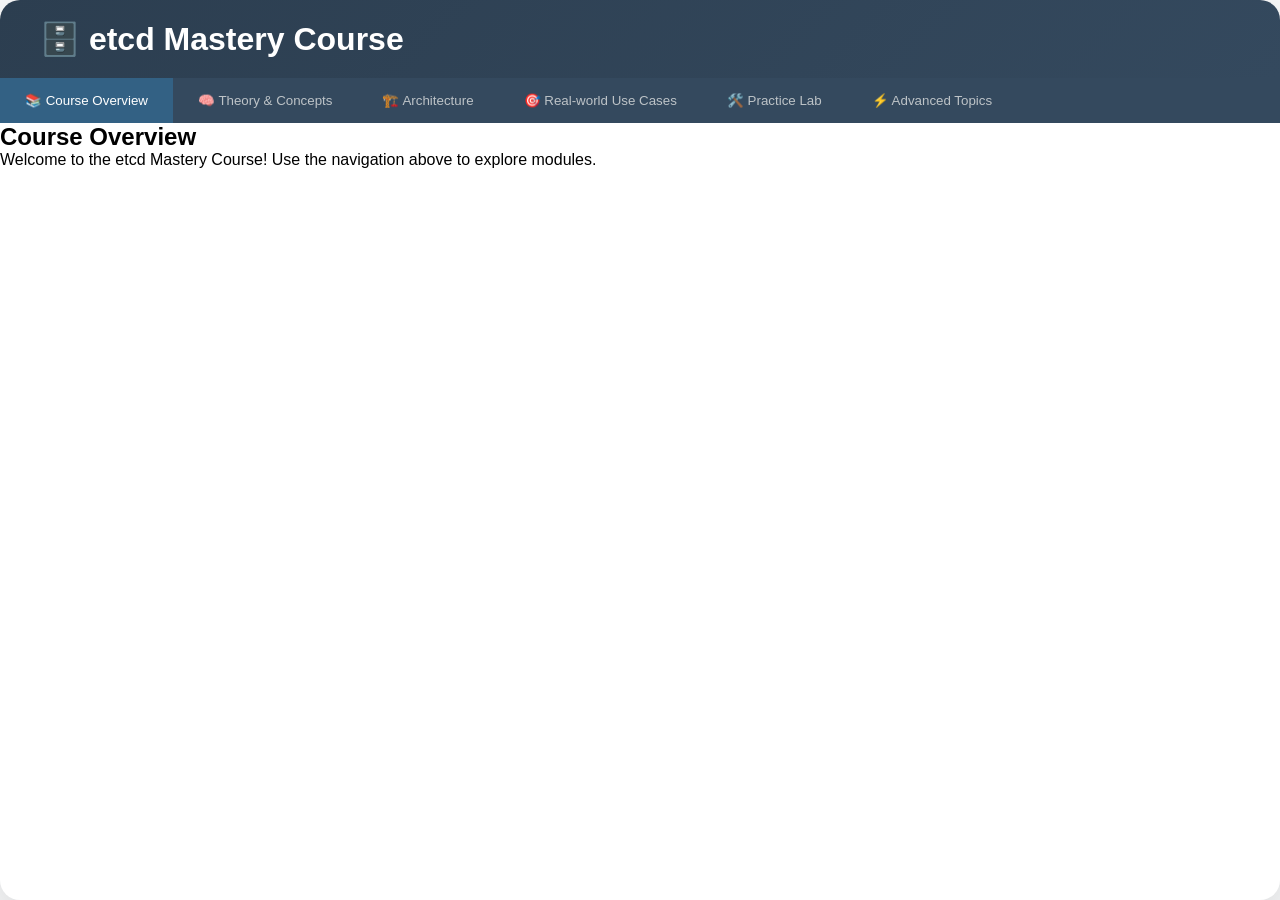
<file: etcd.html>
<!DOCTYPE html>
<html lang="en">
<head>
    <meta charset="UTF-8">
    <meta name="viewport" content="width=device-width, initial-scale=1.0">
    <title>etcd Mastery Course</title>
    <style>
        * { margin: 0; padding: 0; box-sizing: border-box; }
        body { font-family: 'Segoe UI', Tahoma, Geneva, Verdana, sans-serif; background: #f8f9fa; min-height: 100vh; }
        .course-container { max-width: 1400px; margin: 0 auto; background: #fff; border-radius: 20px; box-shadow: 0 20px 60px rgba(0,0,0,0.15); overflow: hidden; min-height: 100vh; display: flex; flex-direction: column; }
        .header { background: linear-gradient(135deg, #2c3e50, #34495e); color: white; padding: 20px 40px; display: flex; justify-content: space-between; align-items: center; position: sticky; top: 0; z-index: 100; }
        .header h1 { font-size: 2rem; }
        .navigation { background: #34495e; padding: 0; display: flex; overflow-x: auto; }
        .nav-tab { padding: 15px 25px; background: transparent; border: none; color: #bdc3c7; cursor: pointer; transition: all 0.3s; font-weight: 500; white-space: nowrap; position: relative; }
        .nav-tab:hover { background: rgba(255,255,255,0.1); color: white; }
        .nav-tab.active { color: white; background: rgba(52,152,219,0.3); }
        .main-content { flex: 1; display: flex; flex-direction: column; }
        .page { display: none; flex: 1; animation: fadeIn 0.5s; }
        .page.active { display: flex; flex-direction: column; }
        @keyframes fadeIn { from { opacity: 0; transform: translateY(20px); } to { opacity: 1; transform: translateY(0); } }
        .output-area { background: #2c3e50; color: #2ecc71; font-family: 'Monaco', 'Menlo', 'Ubuntu Mono', monospace; padding: 20px; border-radius: 8px; overflow-y: auto; min-height: 300px; white-space: pre-wrap; line-height: 1.4; }
        /* Add more styles for diagrams, quiz, sidebar, etc. as needed */
    </style>
</head>
<body>
    <div class="course-container">
        <div class="header">
            <h1>🗄️ etcd Mastery Course</h1>
        </div>
        <nav class="navigation">
            <button class="nav-tab active" onclick="showPage('overview')">📚 Course Overview</button>
            <button class="nav-tab" onclick="showPage('theory')">🧠 Theory & Concepts</button>
            <button class="nav-tab" onclick="showPage('architecture')">🏗️ Architecture</button>
            <button class="nav-tab" onclick="showPage('usecases')">🎯 Real-world Use Cases</button>
            <button class="nav-tab" onclick="showPage('practice')">🛠️ Practice Lab</button>
            <button class="nav-tab" onclick="showPage('advanced')">⚡ Advanced Topics</button>
        </nav>
        <div class="main-content">
            <div id="overview" class="page active">
                <h2>Course Overview</h2>
                <p>Welcome to the etcd Mastery Course! Use the navigation above to explore modules.</p>
            </div>
            <div id="theory" class="page">
                <div style="display: flex; height: 100%;">
                    <div style="width: 250px; background: #f8f9fa; border-right: 2px solid #e9ecef; padding: 20px;">
                        <h3>Course Topics</h3>
                        <ul class="theory-nav" style="list-style: none;">
                            <li><a href="#" onclick="showTheorySection('intro', event)" class="active">What is etcd?</a></li>
                            <li><a href="#" onclick="showTheorySection('keyvalue', event)">Key-Value Store Basics</a></li>
                            <li><a href="#" onclick="showTheorySection('consistency', event)">Consistency & CAP Theorem</a></li>
                            <li><a href="#" onclick="showTheorySection('raft', event)">Raft Consensus Algorithm</a></li>
                            <li><a href="#" onclick="showTheorySection('operations', event)">Core Operations</a></li>
                            <li><a href="#" onclick="showTheorySection('watch', event)">Watch & Notifications</a></li>
                            <li><a href="#" onclick="showTheorySection('ttl', event)">TTL & Leases</a></li>
                            <li><a href="#" onclick="showTheorySection('clustering', event)">Clustering</a></li>
                        </ul>
                    </div>
                    <div style="flex: 1; padding: 40px;">
                        <div id="intro" class="theory-section active">
                            <h2>What is etcd?</h2>
                            <p>etcd is a distributed, reliable key-value store for critical data in distributed systems.</p>
                        </div>
                        <div id="keyvalue" class="theory-section" style="display:none;">
                            <h2>Key-Value Store Basics</h2>
                            <p>etcd stores data as key-value pairs, supporting hierarchical keys and prefix queries.</p>
                        </div>
                        <div id="consistency" class="theory-section" style="display:none;">
                            <h2>Consistency & CAP Theorem</h2>
                            <p>etcd is CP (Consistency + Partition tolerance) in the CAP theorem.</p>
                        </div>
                        <div id="raft" class="theory-section" style="display:none;">
                            <h2>Raft Consensus Algorithm</h2>
                            <p>etcd uses Raft to ensure all nodes agree on the same data.</p>
                        </div>
                        <div id="operations" class="theory-section" style="display:none;">
                            <h2>Core Operations</h2>
                            <p>PUT, GET, DELETE, and more.</p>
                        </div>
                        <div id="watch" class="theory-section" style="display:none;">
                            <h2>Watch & Notifications</h2>
                            <p>Applications can subscribe to changes in etcd in real time.</p>
                        </div>
                        <div id="ttl" class="theory-section" style="display:none;">
                            <h2>TTL & Leases</h2>
                            <p>Keys can have a TTL and be attached to leases for automatic expiration.</p>
                        </div>
                        <div id="clustering" class="theory-section" style="display:none;">
                            <h2>Clustering</h2>
                            <p>etcd clusters provide high availability and fault tolerance.</p>
                        </div>
                    </div>
                </div>
            </div>
            <div id="architecture" class="page">
                <h2>Architecture Deep Dive</h2>
                <div class="output-area">
                    <h3>Interactive etcd Cluster Topology</h3>
                    <svg class="diagram-svg" id="clusterDiagram" viewBox="0 0 600 300" style="width:100%;max-width:600px;height:300px;"></svg>
                    <div style="margin-top:10px;">
                        <button class="diagram-btn" id="showNormal">Normal Operation</button>
                        <button class="diagram-btn" id="showFailure">Node Failure</button>
                        <button class="diagram-btn" id="showElection">Leader Election</button>
                        <button class="diagram-btn" id="showRecovery">Recovery</button>
                    </div>
                    <h3 style="margin-top:40px;">Data Flow Architecture</h3>
                    <svg class="diagram-svg" id="dataFlowDiagram" viewBox="0 0 600 400" style="width:100%;max-width:600px;height:300px;"></svg>
                    <div style="margin-top:10px;">
                        <button class="diagram-btn" onclick="animateDataFlow('write')">Write Operation</button>
                        <button class="diagram-btn" onclick="animateDataFlow('read')">Read Operation</button>
                        <button class="diagram-btn" onclick="animateDataFlow('watch')">Watch Notification</button>
                    </div>
                </div>
            </div>
            <div id="usecases" class="page">
                <h2>Real-world Use Cases</h2>
                <div class="output-area">Use case scenarios and code examples go here.</div>
            </div>
            <div id="practice" class="page">
                <h2>Practice Lab</h2>
                <div style="margin-bottom:10px;">
                    <input id="commandInput" type="text" placeholder="Type etcd command..." style="width:60%;padding:10px;font-size:1rem;">
                    <button onclick="executeCommand()" style="padding:10px 20px;font-size:1rem;">Run</button>
                </div>
                <div class="output-area" id="output">Practice lab and etcd simulator will appear here.</div>
                <div style="margin-top:20px;">
                    <button onclick="setMode('practice')" id="practiceBtn" class="mode-btn active">Practice Mode</button>
                    <button onclick="setMode('quiz')" id="quizBtn" class="mode-btn">Quiz Mode</button>
                </div>
                <div id="quizSection" style="display:none;margin-top:20px;">
                    <div id="currentQuestion" style="font-weight:bold;"></div>
                    <div id="questionText"></div>
                    <div id="questionHint" style="display:none;color:#f39c12;"></div>
                    <div style="margin-top:10px;">
                        <button onclick="showHint()" class="hint-btn">Show Hint</button>
                        <button onclick="checkAnswer()" class="check-btn">Check Answer</button>
                        <button onclick="nextQuestion()" id="nextBtn" class="next-btn" style="display:none;">Next</button>
                        <button onclick="skipQuestion()" class="skip-btn">Skip</button>
                        <button onclick="resetQuiz()" class="reset-btn">Reset</button>
                    </div>
                    <div style="margin-top:10px;">Question <span id="questionNum">1</span> of <span id="totalQuestions">3</span></div>
                </div>
            </div>
            <div id="advanced" class="page">
                <h2>Advanced Topics</h2>
                <div class="output-area">Security, performance, and operational best practices go here.</div>
            </div>
        </div>
    </div>
    <script>
// --- Navigation between main pages ---
function showPage(pageId) {
    document.querySelectorAll('.page').forEach(page => {
        page.classList.remove('active');
    });
    const pageEl = document.getElementById(pageId);
    if (pageEl) pageEl.classList.add('active');
    document.querySelectorAll('.nav-tab').forEach(tab => {
        tab.classList.remove('active');
    });
    const tabMap = {
        'overview': 0,
        'theory': 1,
        'architecture': 2,
        'usecases': 3,
        'practice': 4,
        'advanced': 5
    };
    const tabIndex = tabMap[pageId];
    if (typeof tabIndex !== 'undefined') {
        document.querySelectorAll('.nav-tab')[tabIndex].classList.add('active');
    }
}
// --- Theory sidebar navigation ---
function showTheorySection(sectionId, event) {
    document.querySelectorAll('.theory-section').forEach(section => {
        section.style.display = 'none';
        section.classList.remove('active');
    });
    const sectionEl = document.getElementById(sectionId);
    if (sectionEl) {
        sectionEl.style.display = '';
        sectionEl.classList.add('active');
    }
    document.querySelectorAll('.theory-nav a').forEach(link => {
        link.classList.remove('active');
    });
    if (event && event.target) {
        event.target.classList.add('active');
    }
}
// --- Diagram interactivity ---
function showClusterState(state) {
    const svg = document.getElementById('clusterDiagram');
    if (!svg) return;
    svg.innerHTML = '';
    if (state === 'normal') {
        svg.innerHTML = '<circle cx="100" cy="150" r="40" fill="#2ecc71" /><text x="100" y="155" text-anchor="middle" fill="#fff" font-size="18">Node 1</text>' +
                        '<circle cx="300" cy="150" r="40" fill="#2ecc71" /><text x="300" y="155" text-anchor="middle" fill="#fff" font-size="18">Node 2</text>' +
                        '<circle cx="500" cy="150" r="40" fill="#2ecc71" /><text x="500" y="155" text-anchor="middle" fill="#fff" font-size="18">Node 3</text>';
    } else if (state === 'failure') {
        svg.innerHTML = '<circle cx="100" cy="150" r="40" fill="#e74c3c" /><text x="100" y="155" text-anchor="middle" fill="#fff" font-size="18">Node 1</text>' +
                        '<circle cx="300" cy="150" r="40" fill="#2ecc71" /><text x="300" y="155" text-anchor="middle" fill="#fff" font-size="18">Node 2</text>' +
                        '<circle cx="500" cy="150" r="40" fill="#2ecc71" /><text x="500" y="155" text-anchor="middle" fill="#fff" font-size="18">Node 3</text>';
    } else if (state === 'election') {
        svg.innerHTML = '<circle cx="100" cy="150" r="40" fill="#f39c12" /><text x="100" y="155" text-anchor="middle" fill="#fff" font-size="18">Node 1</text>' +
                        '<circle cx="300" cy="150" r="40" fill="#f39c12" /><text x="300" y="155" text-anchor="middle" fill="#fff" font-size="18">Node 2</text>' +
                        '<circle cx="500" cy="150" r="40" fill="#2ecc71" /><text x="500" y="155" text-anchor="middle" fill="#fff" font-size="18">Node 3</text>';
    } else if (state === 'recovery') {
        svg.innerHTML = '<circle cx="100" cy="150" r="40" fill="#2ecc71" /><text x="100" y="155" text-anchor="middle" fill="#fff" font-size="18">Node 1</text>' +
                        '<circle cx="300" cy="150" r="40" fill="#2ecc71" /><text x="300" y="155" text-anchor="middle" fill="#fff" font-size="18">Node 2</text>' +
                        '<circle cx="500" cy="150" r="40" fill="#2ecc71" /><text x="500" y="155" text-anchor="middle" fill="#fff" font-size="18">Node 3</text>';
    }
}
function animateDataFlow(type) {
    const svg = document.getElementById('dataFlowDiagram');
    if (!svg) return;
    svg.innerHTML = '';
    if (type === 'write') {
        svg.innerHTML = '<rect x="50" y="180" width="500" height="40" fill="#3498db" />' +
                        '<text x="300" y="205" text-anchor="middle" fill="#fff" font-size="20">Write Path: Client → Leader → Followers</text>';
    } else if (type === 'read') {
        svg.innerHTML = '<rect x="50" y="80" width="500" height="40" fill="#2ecc71" />' +
                        '<text x="300" y="105" text-anchor="middle" fill="#fff" font-size="20">Read Path: Client → Any Node</text>';
    } else if (type === 'watch') {
        svg.innerHTML = '<rect x="50" y="280" width="500" height="40" fill="#f39c12" />' +
                        '<text x="300" y="305" text-anchor="middle" fill="#fff" font-size="20">Watch: Server → Client (Push)</text>';
    }
}
// --- Practice Lab Simulator & Quiz Logic ---
let etcdStore = new Map();
let watchers = new Map();
let leases = new Map();
let currentMode = 'practice';
let currentQuestionIndex = 0;
let userSolutions = [];
const questions = [
    {
        level: 'Beginner',
        title: 'Store a value',
        text: 'Store the value "MyApp" at the key /config/app/name.',
        hint: 'Use: etcd put /config/app/name "MyApp"',
        validation: (cmds, store) => store.get('/config/app/name') === 'MyApp'
    },
    {
        level: 'Intermediate',
        title: 'Retrieve a value',
        text: 'Get the value for /config/app/name.',
        hint: 'Use: etcd get /config/app/name',
        validation: (cmds, store) => cmds.some(c => c.includes('get /config/app/name'))
    },
    {
        level: 'Advanced',
        title: 'Delete a value',
        text: 'Delete the key /config/app/name.',
        hint: 'Use: etcd del /config/app/name',
        validation: (cmds, store) => !store.has('/config/app/name')
    }
];
function addOutput(msg, cls) {
    const output = document.getElementById('output');
    if (!output) return;
    const span = document.createElement('span');
    if (cls) span.className = cls;
    span.textContent = msg + '\n';
    output.appendChild(span);
    output.scrollTop = output.scrollHeight;
}
function clearOutput() {
    const output = document.getElementById('output');
    if (output) output.innerHTML = '';
}
function updateStatus(msg, cls) {
    // Optionally implement a status bar
}
function parseCommand(input) {
    const parts = input.trim().split(/\s+/);
    const command = parts[0];
    const args = [];
    const flags = {};
    for (let i = 1; i < parts.length; i++) {
        if (parts[i].startsWith('--')) {
            const [flag, val] = parts[i].substring(2).split('=');
            flags[flag] = val === undefined ? true : val;
        } else {
            args.push(parts[i]);
        }
    }
    return { command, args, flags };
}
function executePut(args, flags) {
    if (args.length < 2) throw new Error('PUT requires key and value');
    const key = args[0];
    const value = args.slice(1).join(' ').replace(/^"|"$/g, '');
    etcdStore.set(key, value);
    addOutput(`OK: Set ${key} = ${value}`, 'success');
    triggerWatchers(key, 'PUT', value);
    updateStatus('PUT success', 'success');
}
function executeGet(args, flags) {
    if (args.length < 1) throw new Error('GET requires a key');
    const key = args[0];
    if (flags.prefix) {
        let found = false;
        for (let k of etcdStore.keys()) {
            if (k.startsWith(key)) {
                addOutput(`${k}: ${etcdStore.get(k)}`);
                found = true;
            }
        }
        if (!found) addOutput('No keys found with prefix.');
    } else {
        if (etcdStore.has(key)) {
            addOutput(etcdStore.get(key));
        } else {
            addOutput('Key not found.');
        }
    }
    updateStatus('GET complete', 'success');
}
function executeDel(args, flags) {
    if (args.length < 1) throw new Error('DEL requires a key');
    const key = args[0];
    if (flags.prefix) {
        let count = 0;
        for (let k of Array.from(etcdStore.keys())) {
            if (k.startsWith(key)) {
                etcdStore.delete(k);
                count++;
            }
        }
        addOutput(`Deleted ${count} keys with prefix ${key}`);
    } else {
        if (etcdStore.delete(key)) {
            addOutput(`Deleted ${key}`);
        } else {
            addOutput('Key not found.');
        }
    }
    triggerWatchers(key, 'DEL', null);
    updateStatus('DEL complete', 'success');
}
function executeWatch(args, flags) {
    if (args.length < 1) throw new Error('WATCH requires a key');
    const key = args[0];
    const watchId = Math.random().toString(36).substr(2, 9);
    if (!watchers.has(key)) watchers.set(key, []);
    watchers.get(key).push({ id: watchId, prefix: flags.prefix || false });
    addOutput(`Started watching: ${key}`, 'success');
    if (flags.prefix) addOutput('Watching with prefix matching', 'success');
    addOutput(`Watch ID: ${watchId}`);
    addOutput('(Changes will appear here automatically)');
    updateStatus('WATCH started', 'success');
}
function triggerWatchers(key, event, value) {
    for (let [watchKey, watchList] of watchers) {
        watchList.forEach(watcher => {
            let shouldTrigger = false;
            if (watcher.prefix && key.startsWith(watchKey)) shouldTrigger = true;
            else if (!watcher.prefix && key === watchKey) shouldTrigger = true;
            if (shouldTrigger) {
                addOutput(`🔔 WATCH EVENT [${watcher.id}]`, 'warning');
                addOutput(`Event: ${event}`);
                addOutput(`Key: ${key}`);
                if (value !== null) addOutput(`Value: ${value}`);
                addOutput('---');
            }
        });
    }
}
function executeCommand() {
    const input = document.getElementById('commandInput');
    if (!input) return;
    const inputText = input.value.trim();
    if (!inputText) return;
    addOutput(`$ ${inputText}`);
    if (currentMode === 'quiz' && currentQuestionIndex < questions.length) {
        if (!userSolutions[currentQuestionIndex]) userSolutions[currentQuestionIndex] = { commands: [], completed: false };
        userSolutions[currentQuestionIndex].commands.push(inputText.toLowerCase());
    }
    input.value = '';
    try {
        const { command, args, flags } = parseCommand(inputText);
        switch (command.toLowerCase()) {
            case 'put': executePut(args, flags); break;
            case 'get': executeGet(args, flags); break;
            case 'del': case 'delete': executeDel(args, flags); break;
            case 'watch': executeWatch(args, flags); break;
            default: throw new Error(`Unknown command: ${command}`);
        }
    } catch (error) {
        addOutput(`Error: ${error.message}`, 'error');
        updateStatus('Command failed', 'error');
    }
    addOutput('');
}
// --- Quiz Functions ---
function setMode(mode) {
    currentMode = mode;
    const practiceBtn = document.getElementById('practiceBtn');
    const quizBtn = document.getElementById('quizBtn');
    const quizSection = document.getElementById('quizSection');
    if (practiceBtn) practiceBtn.classList.toggle('active', mode === 'practice');
    if (quizBtn) quizBtn.classList.toggle('active', mode === 'quiz');
    if (quizSection) quizSection.style.display = mode === 'quiz' ? 'block' : 'none';
    if (mode === 'quiz') {
        currentQuestionIndex = 0;
        userSolutions = [];
        loadCurrentQuestion();
    }
}
function loadCurrentQuestion() {
    if (currentQuestionIndex >= questions.length) { showCompletion(); return; }
    const question = questions[currentQuestionIndex];
    const currentQuestionEl = document.getElementById('currentQuestion');
    const questionTextEl = document.getElementById('questionText');
    const questionHintEl = document.getElementById('questionHint');
    const questionNumEl = document.getElementById('questionNum');
    const totalQuestionsEl = document.getElementById('totalQuestions');
    const nextBtn = document.getElementById('nextBtn');
    if (currentQuestionEl) currentQuestionEl.textContent = `${question.level}: ${question.title}`;
    if (questionTextEl) questionTextEl.textContent = question.text;
    if (questionHintEl) { questionHintEl.textContent = question.hint; questionHintEl.style.display = 'none'; }
    if (questionNumEl) questionNumEl.textContent = currentQuestionIndex + 1;
    if (totalQuestionsEl) totalQuestionsEl.textContent = questions.length;
    if (nextBtn) nextBtn.style.display = 'none';
    if (!userSolutions[currentQuestionIndex]) userSolutions[currentQuestionIndex] = { commands: [], completed: false };
    addOutput(`\n=== Question ${currentQuestionIndex + 1} of ${questions.length} ===`, 'success');
    addOutput(`${question.level} Level: ${question.title}`, 'success');
    addOutput(`${question.text}`, 'success');
    addOutput('');
}
function showHint() {
    const questionHint = document.getElementById('questionHint');
    if (questionHint) questionHint.style.display = 'block';
}
function checkAnswer() {
    const question = questions[currentQuestionIndex];
    const solution = userSolutions[currentQuestionIndex];
    if (!solution || solution.commands.length === 0) {
        addOutput('❌ No commands executed yet! Try running some etcd commands first.', 'error');
        return;
    }
    const isCorrect = question.validation(solution.commands, etcdStore);
    if (isCorrect) {
        addOutput('🎉 Excellent! You\'ve successfully completed this challenge!', 'success');
        addOutput(`✅ Question ${currentQuestionIndex + 1}: ${question.title} - COMPLETED`, 'success');
        solution.completed = true;
        const nextBtn = document.getElementById('nextBtn');
        if (nextBtn) nextBtn.style.display = 'inline-block';
        updateStatus('Question completed!', 'success');
        if (currentQuestionIndex < questions.length - 1) {
            addOutput('✨ Great! Moving to the next question in 3 seconds...', 'success');
            setTimeout(() => { nextQuestion(); }, 3000);
        }
    } else {
        addOutput('❌ Not quite right. Check the hint and try again!', 'error');
        addOutput('Make sure you\'re following all the requirements in the question.', 'warning');
        updateStatus('Try again', 'error');
    }
}
function nextQuestion() {
    currentQuestionIndex++;
    if (currentQuestionIndex < questions.length) {
        loadCurrentQuestion();
        updateStatus(`Question ${currentQuestionIndex + 1} loaded`, 'success');
    } else {
        showCompletion();
    }
}
function skipQuestion() {
    addOutput(`⏭️ Skipping Question ${currentQuestionIndex + 1}`, 'warning');
    userSolutions[currentQuestionIndex] = { commands: [], completed: false };
    nextQuestion();
}
function resetQuiz() {
    currentQuestionIndex = 0;
    userSolutions = [];
    etcdStore.clear();
    watchers.clear();
    leases.clear();
    clearOutput();
    addOutput('Quiz reset! Starting from Question 1...\n', 'warning');
    loadCurrentQuestion();
    updateStatus('Quiz reset', 'warning');
}
function showCompletion() {
    const completedCount = userSolutions.filter(s => s && s.completed).length;
    addOutput(`\n🎊 QUIZ COMPLETED! 🎊`, 'success');
    addOutput(`You completed ${completedCount} out of ${questions.length} questions.`, 'success');
    if (completedCount === questions.length) {
        addOutput('🏆 Perfect score! You\'ve mastered etcd basics!', 'success');
    } else if (completedCount >= questions.length * 0.7) {
        addOutput('👍 Great job! You have a solid understanding of etcd.', 'success');
    } else {
        addOutput('📚 Good effort! Review the concepts and try again for better mastery.', 'warning');
    }
    addOutput('Feel free to continue practicing in Free Practice mode!', 'success');
    updateStatus('Quiz completed!', 'success');
}
// --- Diagram and page event listeners ---
document.addEventListener('DOMContentLoaded', function() {
    // Navigation tabs
    document.querySelectorAll('.nav-tab').forEach(tab => {
        tab.addEventListener('click', function() {
            const pageId = this.textContent.match(/([A-Za-z& ]+)/)[0].trim().toLowerCase();
            const map = {
                'course overview': 'overview',
                'theory & concepts': 'theory',
                'architecture': 'architecture',
                'real-world use cases': 'usecases',
                'practice lab': 'practice',
                'advanced topics': 'advanced'
            };
            showPage(map[pageId]);
        });
    });
    // Theory sidebar links
    document.querySelectorAll('.theory-nav a').forEach(link => {
        link.addEventListener('click', function(event) {
            const sectionId = this.getAttribute('onclick').match(/'(.*?)'/)[1];
            showTheorySection(sectionId, event);
        });
    });
    // Diagram buttons
    if (document.getElementById('showNormal')) document.getElementById('showNormal').addEventListener('click', function() { showClusterState('normal'); });
    if (document.getElementById('showFailure')) document.getElementById('showFailure').addEventListener('click', function() { showClusterState('failure'); });
    if (document.getElementById('showElection')) document.getElementById('showElection').addEventListener('click', function() { showClusterState('election'); });
    if (document.getElementById('showRecovery')) document.getElementById('showRecovery').addEventListener('click', function() { showClusterState('recovery'); });
    // Data flow diagram buttons
    const dataFlowBtns = document.querySelectorAll('.diagram-container .diagram-btn');
    if (dataFlowBtns.length > 0) {
        dataFlowBtns.forEach(btn => {
            btn.addEventListener('click', function() {
                if (this.textContent.includes('Write')) animateDataFlow('write');
                else if (this.textContent.includes('Read')) animateDataFlow('read');
                else if (this.textContent.includes('Watch')) animateDataFlow('watch');
            });
        });
    }
    // Initialize diagrams on load
    showClusterState('normal');
    animateDataFlow('write');
    // Practice Lab welcome message
    const output = document.getElementById('output');
    if (output) {
        output.innerHTML = `Welcome to etcd Practice Lab! 🚀\n\nTry these commands to get started:\n• etcd put /config/app/name "MyApp"\n• etcd get /config/app/name\n• etcd get /config/ --prefix\n• etcd del /config/app/name\n\nCurrent etcd store is empty. Start adding some data!\n`;
    }
});
    </script>
</body>
</html>
</file>
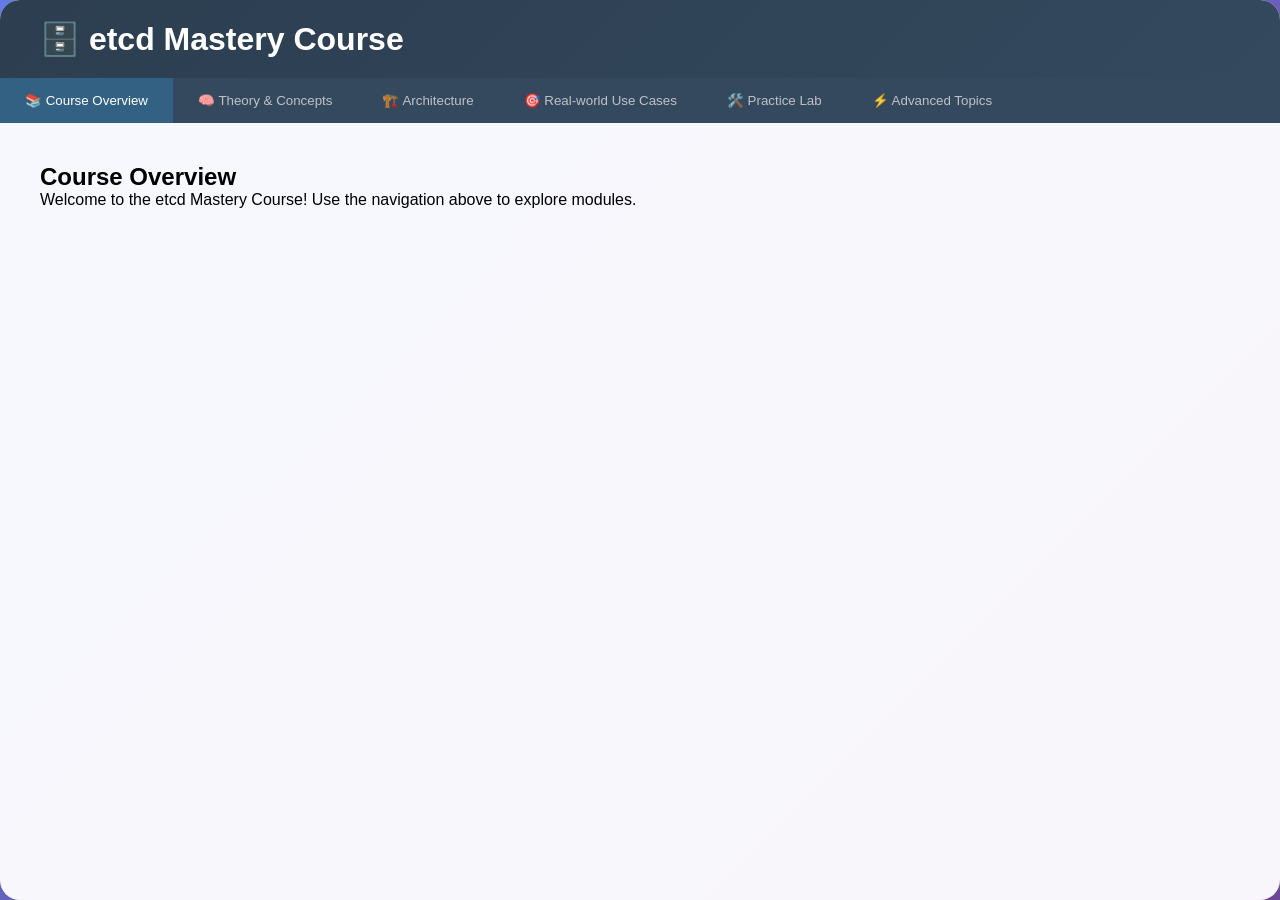
<file: etcd_complete_course.html>
<!DOCTYPE html>
<html lang="en">
<head>
    <meta charset="UTF-8">
    <meta name="viewport" content="width=device-width, initial-scale=1.0">
    <title>etcd Mastery Course</title>
    <style>
        * { margin: 0; padding: 0; box-sizing: border-box; }
        body { font-family: 'Segoe UI', Tahoma, Geneva, Verdana, sans-serif; background: linear-gradient(135deg, #667eea 0%, #764ba2 100%); min-height: 100vh; }
        .course-container { max-width: 1400px; margin: 0 auto; background: rgba(255, 255, 255, 0.95); border-radius: 20px; box-shadow: 0 20px 60px rgba(0,0,0,0.15); overflow: hidden; min-height: 100vh; display: flex; flex-direction: column; }
        .header { background: linear-gradient(135deg, #2c3e50, #34495e); color: white; padding: 20px 40px; display: flex; justify-content: space-between; align-items: center; position: sticky; top: 0; z-index: 100; }
        .header h1 { font-size: 2rem; }
        .navigation { background: #34495e; padding: 0; display: flex; overflow-x: auto; }
        .nav-tab { padding: 15px 25px; background: transparent; border: none; color: #bdc3c7; cursor: pointer; transition: all 0.3s; font-weight: 500; white-space: nowrap; position: relative; }
        .nav-tab:hover { background: rgba(255,255,255,0.1); color: white; }
        .nav-tab.active { color: white; background: rgba(52,152,219,0.3); }
        .main-content { flex: 1; display: flex; flex-direction: column; }
        .page { display: none; flex: 1; animation: fadeIn 0.5s; }
        .page.active { display: flex; flex-direction: column; }
        @keyframes fadeIn { from { opacity: 0; transform: translateY(20px); } to { opacity: 1; transform: translateY(0); } }
        
        /* Practice Lab Styles */
        .practice-content { display: grid; grid-template-columns: 1fr 1fr; height: 100%; }
        .theory-panel { background: #f8f9fa; padding: 30px; border-right: 3px solid #e9ecef; overflow-y: auto; }
        .practice-panel { padding: 30px; display: flex; flex-direction: column; }
        .section { margin-bottom: 30px; }
        .section h3 { color: #2c3e50; font-size: 1.3rem; margin-bottom: 15px; padding-bottom: 8px; border-bottom: 2px solid #3498db; }
        .operation-card { background: white; border-radius: 10px; padding: 20px; margin-bottom: 15px; box-shadow: 0 4px 6px rgba(0,0,0,0.1); border-left: 4px solid #3498db; }
        .operation-card h4 { color: #2c3e50; margin-bottom: 10px; font-size: 1.1rem; }
        .code { background: #2c3e50; color: #ecf0f1; padding: 12px 15px; border-radius: 6px; font-family: 'Monaco', 'Menlo', 'Ubuntu Mono', monospace; margin: 8px 0; font-size: 0.9rem; overflow-x: auto; }
        
        .mode-toggle { display: flex; gap: 5px; margin-bottom: 20px; background: #ecf0f1; padding: 5px; border-radius: 25px; }
        .mode-btn { flex: 1; padding: 10px 15px; border: none; border-radius: 20px; cursor: pointer; font-weight: bold; transition: all 0.3s; background: transparent; color: #7f8c8d; }
        .mode-btn.active { background: #3498db; color: white; transform: translateY(-1px); box-shadow: 0 4px 8px rgba(52,152,219,0.3); }
        
        .quick-commands { display: flex; flex-wrap: wrap; gap: 8px; margin-bottom: 20px; }
        .quick-btn { background: #95a5a6; color: white; border: none; padding: 8px 12px; border-radius: 20px; cursor: pointer; font-size: 0.8rem; transition: all 0.3s; }
        .quick-btn:hover { background: #7f8c8d; transform: translateY(-1px); }
        
        .command-input { display: flex; margin-bottom: 20px; }
        .command-input input { flex-grow: 1; padding: 12px 15px; border: 2px solid #bdc3c7; border-radius: 8px 0 0 8px; font-family: 'Monaco', 'Menlo', 'Ubuntu Mono', monospace; font-size: 1rem; outline: none; }
        .command-input input:focus { border-color: #3498db; }
        .command-input button { padding: 12px 20px; background: #3498db; color: white; border: none; border-radius: 0 8px 8px 0; cursor: pointer; font-weight: bold; transition: all 0.3s; }
        .command-input button:hover { background: #2980b9; transform: translateY(-1px); }
        
        .output-area { background: #2c3e50; color: #2ecc71; font-family: 'Monaco', 'Menlo', 'Ubuntu Mono', monospace; padding: 20px; border-radius: 8px; overflow-y: auto; min-height: 300px; white-space: pre-wrap; line-height: 1.4; }
        
        .status-bar { background: #34495e; color: white; padding: 15px 30px; text-align: center; font-family: 'Monaco', 'Menlo', 'Ubuntu Mono', monospace; }
        
        .quiz-section { background: #f8f9fa; border-radius: 10px; padding: 20px; margin-bottom: 20px; border: 2px solid #3498db; }
        .quiz-header { display: flex; justify-content: space-between; align-items: center; margin-bottom: 15px; }
        .quiz-header h4 { color: #2c3e50; margin: 0; }
        .quiz-progress { background: #3498db; color: white; padding: 5px 10px; border-radius: 15px; font-size: 0.8rem; }
        .quiz-content p { margin-bottom: 15px; line-height: 1.6; }
        .hint { background: #fff3cd; border: 1px solid #ffeaa7; color: #856404; padding: 10px; border-radius: 6px; margin: 10px 0; font-style: italic; }
        .quiz-actions { display: flex; gap: 10px; flex-wrap: wrap; }
        .quiz-actions button { padding: 8px 15px; border: none; border-radius: 6px; cursor: pointer; font-weight: bold; transition: all 0.3s; }
        .hint-btn { background: #f39c12; color: white; }
        .hint-btn:hover { background: #e67e22; }
        .check-btn { background: #27ae60; color: white; }
        .check-btn:hover { background: #229954; }
        .next-btn { background: #3498db; color: white; }
        .next-btn:hover { background: #2980b9; }
        .skip-btn { background: #95a5a6; color: white; }
        .skip-btn:hover { background: #7f8c8d; }
        .reset-btn { background: #e74c3c; color: white; }
        .reset-btn:hover { background: #c0392b; }
        
        .error { color: #e74c3c; }
        .success { color: #2ecc71; }
        .warning { color: #f39c12; }
        
        /* Theory sidebar styles */
        .theory-nav { list-style: none; }
        .theory-nav li { margin-bottom: 8px; }
        .theory-nav a { color: #7f8c8d; text-decoration: none; padding: 8px 12px; border-radius: 6px; display: block; transition: all 0.3s; font-size: 0.9rem; }
        .theory-nav a:hover, .theory-nav a.active { background: #3498db; color: white; }
        
        /* Diagram styles */
        .diagram-container { background: white; border-radius: 15px; padding: 30px; margin: 30px 0; box-shadow: 0 10px 30px rgba(0,0,0,0.1); text-align: center; }
        .diagram-title { color: #2c3e50; font-size: 1.3rem; margin-bottom: 20px; }
        .diagram-svg { width: 100%; max-width: 600px; height: 300px; margin: 0 auto; }
        .diagram-controls { margin-top: 20px; display: flex; gap: 10px; justify-content: center; flex-wrap: wrap; }
        .diagram-btn { background: #3498db; color: white; border: none; padding: 8px 16px; border-radius: 20px; cursor: pointer; font-size: 0.9rem; transition: all 0.3s; }
        .diagram-btn:hover { background: #2980b9; transform: translateY(-1px); }
        .diagram-btn.active { background: #2ecc71; }
    </style>
</head>
<body>
    <div class="course-container">
        <div class="header">
            <h1>🗄️ etcd Mastery Course</h1>
        </div>
        <nav class="navigation">
            <button class="nav-tab active" onclick="showPage('overview')">📚 Course Overview</button>
            <button class="nav-tab" onclick="showPage('theory')">🧠 Theory & Concepts</button>
            <button class="nav-tab" onclick="showPage('architecture')">🏗️ Architecture</button>
            <button class="nav-tab" onclick="showPage('usecases')">🎯 Real-world Use Cases</button>
            <button class="nav-tab" onclick="showPage('practice')">🛠️ Practice Lab</button>
            <button class="nav-tab" onclick="showPage('advanced')">⚡ Advanced Topics</button>
        </nav>
        <div class="main-content">
            <div id="overview" class="page active">
                <div style="padding: 40px;">
                    <h2>Course Overview</h2>
                    <p>Welcome to the etcd Mastery Course! Use the navigation above to explore modules.</p>
                </div>
            </div>
            <div id="theory" class="page">
                <div style="display: flex; height: 100%;">
                    <div style="width: 250px; background: #f8f9fa; border-right: 2px solid #e9ecef; padding: 20px;">
                        <h3>Course Topics</h3>
                        <ul class="theory-nav">
                            <li><a href="#" data-section="intro">What is etcd?</a></li>
                            <li><a href="#" data-section="keyvalue">Key-Value Store Basics</a></li>
                            <li><a href="#" data-section="consistency">Consistency & CAP Theorem</a></li>
                            <li><a href="#" data-section="raft">Raft Consensus Algorithm</a></li>
                            <li><a href="#" data-section="operations">Core Operations</a></li>
                            <li><a href="#" data-section="watch">Watch & Notifications</a></li>
                            <li><a href="#" data-section="ttl">TTL & Leases</a></li>
                            <li><a href="#" data-section="clustering">Clustering</a></li>
                        </ul>
                    </div>
                    <div style="flex: 1; padding: 40px;">
                        <div id="intro" class="theory-section active"></div>
                        <div id="keyvalue" class="theory-section" style="display:none;"></div>
                        <div id="consistency" class="theory-section" style="display:none;"></div>
                        <div id="raft" class="theory-section" style="display:none;"></div>
                        <div id="operations" class="theory-section" style="display:none;"></div>
                        <div id="watch" class="theory-section" style="display:none;"></div>
                        <div id="ttl" class="theory-section" style="display:none;"></div>
                        <div id="clustering" class="theory-section" style="display:none;"></div>
                    </div>
                </div>
            </div>
            <div id="architecture" class="page">
                <div style="padding: 40px;">
                    <h2>Architecture Deep Dive</h2>
                    <div class="diagram-container">
                        <h3 class="diagram-title">Interactive etcd Cluster Topology</h3>
                        <svg class="diagram-svg" id="clusterDiagram" viewBox="0 0 600 300"></svg>
                        <div class="diagram-controls">
                            <button class="diagram-btn" id="showNormal">Normal Operation</button>
                            <button class="diagram-btn" id="showFailure">Node Failure</button>
                            <button class="diagram-btn" id="showElection">Leader Election</button>
                            <button class="diagram-btn" id="showRecovery">Recovery</button>
                        </div>
                    </div>
                    <div class="diagram-container">
                        <h3 class="diagram-title">Data Flow Architecture</h3>
                        <svg class="diagram-svg" id="dataFlowDiagram" viewBox="0 0 600 400"></svg>
                        <div class="diagram-controls">
                            <button class="diagram-btn" onclick="animateDataFlow('write')">Write Operation</button>
                            <button class="diagram-btn" onclick="animateDataFlow('read')">Read Operation</button>
                            <button class="diagram-btn" onclick="animateDataFlow('watch')">Watch Notification</button>
                        </div>
                    </div>
                </div>
            </div>
            <div id="usecases" class="page">
                <div style="padding: 40px;">
                    <h2>Real-world Use Cases</h2>
                    <div class="output-area">Use case scenarios and code examples go here.</div>
                </div>
            </div>
            <div id="practice" class="page">
                <div class="practice-content">
                    <div class="theory-panel">
                        <div class="section">
                            <h3>🔑 Basic Operations</h3>
                            <div class="operation-card">
                                <h4>PUT - Store Key-Value Pairs</h4>
                                <p>Store data in etcd with a key-value pair.</p>
                                <div class="code">etcd put /config/app/name "MyApp"</div>
                                <div class="code">etcd put /users/1 "John Doe"</div>
                            </div>
                            <div class="operation-card">
                                <h4>GET - Retrieve Data</h4>
                                <p>Get values by key or with prefix matching.</p>
                                <div class="code">etcd get /config/app/name</div>
                                <div class="code">etcd get /config/ --prefix</div>
                            </div>
                            <div class="operation-card">
                                <h4>DEL - Delete Keys</h4>
                                <p>Remove keys from the store.</p>
                                <div class="code">etcd del /config/app/name</div>
                                <div class="code">etcd del /config/ --prefix</div>
                            </div>
                        </div>
                        <div class="section">
                            <h3>🔔 Advanced Features</h3>
                            <div class="operation-card">
                                <h4>WATCH - Real-time Notifications</h4>
                                <p>Subscribe to changes in etcd.</p>
                                <div class="code">etcd watch /config/app/name</div>
                                <div class="code">etcd watch /config/ --prefix</div>
                            </div>
                            <div class="operation-card">
                                <h4>TTL - Time To Live</h4>
                                <p>Set expiration time for keys.</p>
                                <div class="code">etcd put /session/abc123 "active" --ttl=60</div>
                            </div>
                        </div>
                    </div>
                    <div class="practice-panel">
                        <div class="mode-toggle">
                            <button id="practiceBtn" class="mode-btn active" onclick="setMode('practice')">🛠️ Free Practice</button>
                            <button id="quizBtn" class="mode-btn" onclick="setMode('quiz')">❓ Guided Questions</button>
                        </div>
                        
                        <div class="quick-commands">
                            <button class="quick-btn" onclick="insertCommand('etcd put /config/app/name MyApp')">Sample PUT</button>
                            <button class="quick-btn" onclick="insertCommand('etcd get /config/app/name')">Sample GET</button>
                            <button class="quick-btn" onclick="insertCommand('etcd get /config/ --prefix')">GET Prefix</button>
                            <button class="quick-btn" onclick="insertCommand('etcd del /config/app/name')">Sample DEL</button>
                            <button class="quick-btn" onclick="insertCommand('etcd watch /config/app/name')">Sample WATCH</button>
                            <button class="quick-btn" onclick="clearOutput()">Clear Output</button>
                        </div>

                        <div class="command-input">
                            <input type="text" id="commandInput" placeholder="Enter etcd command (e.g., etcd put /key value)" onkeypress="handleKeyPress(event)">
                            <button onclick="executeCommand()">Execute</button>
                        </div>
                        
                        <div class="output-area" id="output">Welcome to etcd Practice Lab! 🚀

Try these commands to get started:
• etcd put /config/app/name "MyApp"
• etcd get /config/app/name  
• etcd get /config/ --prefix
• etcd del /config/app/name

Current etcd store is empty. Start adding some data!
                        </div>
                        
                        <div id="quizSection" style="display:none;margin-top:20px;">
                            <div class="quiz-section">
                                <div class="quiz-header">
                                    <h4 id="currentQuestion">Loading...</h4>
                                    <div class="quiz-progress">Question <span id="questionNum">1</span> of <span id="totalQuestions">3</span></div>
                                </div>
                                <div class="quiz-content">
                                    <p id="questionText">Loading...</p>
                                    <div id="questionHint" class="hint" style="display: none;"></div>
                                    <div class="quiz-actions">
                                        <button onclick="showHint()" class="hint-btn">💡 Hint</button>
                                        <button onclick="checkAnswer()" class="check-btn">✅ Check My Solution</button>
                                        <button onclick="nextQuestion()" class="next-btn" id="nextBtn" style="display: none;">Next Question ➡️</button>
                                        <button onclick="skipQuestion()" class="skip-btn">⏭️ Skip Question</button>
                                        <button onclick="resetQuiz()" class="reset-btn">🔄 Restart Quiz</button>
                                    </div>
                                </div>
                            </div>
                        </div>
                    </div>
                </div>
                <div class="status-bar">
                    <span>etcd v3.5.x Simulator | Keys in store: <span id="keyCount">0</span> | Status: <span id="status">Ready</span></span>
                </div>
            </div>
            <div id="advanced" class="page">
                <div style="padding: 40px;">
                    <h2>Advanced Topics</h2>
                    <div class="output-area">Security, performance, and operational best practices go here.</div>
                </div>
            </div>
        </div>
    </div>
    <script>
        // Simulated etcd store and variables
        let etcdStore = new Map();
        let watchers = new Map();
        let leases = new Map();
        let leaseCounter = 1000;
        let currentMode = 'practice';
        let currentQuestionIndex = 0;
        let userSolutions = [];

        const questions = [
            {
                level: "Beginner",
                title: "Store and Retrieve Personal Data",
                text: "Store your name with the key '/user/name' and then retrieve it to verify it was stored correctly.",
                hint: "Use 'etcd put /user/name \"YourName\"' to store, then 'etcd get /user/name' to retrieve.",
                expectedCommands: ["put", "get"],
                expectedKeys: ["/user/name"],
                validation: (commands, store) => {
                    return commands.some(cmd => cmd.includes("put") && cmd.includes("/user/name")) &&
                           commands.some(cmd => cmd.includes("get") && cmd.includes("/user/name")) &&
                           store.has("/user/name");
                }
            },
            {
                level: "Intermediate",
                title: "Configuration Management",
                text: "Create a configuration structure with multiple keys under '/config/app/' and retrieve all config keys at once.",
                hint: "Use 'etcd put /config/app/name \"MyApp\"' and similar commands, then 'etcd get /config/ --prefix' to get all.",
                expectedCommands: ["put", "get"],
                expectedKeys: ["/config/app/"],
                validation: (commands, store) => {
                    const hasConfigPuts = commands.some(cmd => cmd.includes("put") && cmd.includes("/config/app/"));
                    const hasPrefixGet = commands.some(cmd => cmd.includes("get") && cmd.includes("--prefix"));
                    return hasConfigPuts && hasPrefixGet;
                }
            },
            {
                level: "Advanced",
                title: "Dynamic Service Discovery",
                text: "Create a service registry where services register themselves with health info: '/registry/service-a/health', '/registry/service-b/health'. Set TTL for auto-cleanup and use watch to monitor service health.",
                hint: "Combine service registration with TTL for health checks and use watch to monitor the '/registry/' prefix for changes.",
                expectedCommands: ["put", "watch"],
                expectedKeys: ["/registry/service-a/health", "/registry/service-b/health"],
                validation: (commands, store) => {
                    const hasRegistration = commands.some(cmd => cmd.includes("put") && cmd.includes("/registry/"));
                    const hasWatch = commands.some(cmd => cmd.includes("watch") && cmd.includes("/registry/"));
                    return hasRegistration && hasWatch;
                }
            }
        ];

        // Navigation functions
        function showPage(pageId) {
            document.querySelectorAll('.page').forEach(page => {
                page.classList.remove('active');
            });
            const pageEl = document.getElementById(pageId);
            if (pageEl) pageEl.classList.add('active');
            document.querySelectorAll('.nav-tab').forEach(tab => {
                tab.classList.remove('active');
            });
            const tabMap = {
                'overview': 0,
                'theory': 1,
                'architecture': 2,
                'usecases': 3,
                'practice': 4,
                'advanced': 5
            };
            const tabIndex = tabMap[pageId];
            if (typeof tabIndex !== 'undefined') {
                document.querySelectorAll('.nav-tab')[tabIndex].classList.add('active');
            }
        }

        // 1. Move all main functions to the top level and attach to window
        function showTheorySection(sectionId, event) {
            // Hide all sections
            document.querySelectorAll('.theory-section').forEach(section => {
                section.style.display = 'none';
                section.classList.remove('active');
            });
            // Show the selected section
            const sectionEl = document.getElementById(sectionId);
            if (sectionEl) {
                sectionEl.style.display = '';
                sectionEl.classList.add('active');
            }
            // Remove 'active' from all sidebar links
            document.querySelectorAll('.theory-nav a').forEach(link => {
                link.classList.remove('active');
            });
            // Add 'active' to the clicked link
            if (event && event.target) {
                event.target.classList.add('active');
            }
        }
        window.showTheorySection = showTheorySection;

        function executeTheoryCommand(inputId, outputId) {
            const input = document.getElementById(inputId);
            const output = document.getElementById(outputId);
            if (!input || !output) return;
            const command = input.value.trim();
            if (!command) return;
            output.innerHTML += `<div style="color: #f39c12;">$ ${command}</div>`;
            try {
                const { command: cmd, args, flags } = parseCommand(command);
                let result = '';
                switch (cmd.toLowerCase()) {
                    case 'put':
                        if (args.length < 2) throw new Error('PUT requires key and value');
                        const key = args[0];
                        const value = args.slice(1).join(' ').replace(/^"|"$/g, '');
                        etcdStore.set(key, value);
                        result = `OK`;
                        break;
                    case 'get':
                        if (args.length < 1) throw new Error('GET requires a key');
                        const getKey = args[0];
                        if (flags.prefix) {
                            let found = false;
                            for (let k of etcdStore.keys()) {
                                if (k.startsWith(getKey)) {
                                    result += `${k}\n${etcdStore.get(k)}\n`;
                                    found = true;
                                }
                            }
                            if (!found) result = 'No keys found with prefix.';
                        } else {
                            if (etcdStore.has(getKey)) {
                                result = etcdStore.get(getKey);
                            } else {
                                result = 'Key not found.';
                            }
                        }
                        break;
                    case 'del':
                    case 'delete':
                        if (args.length < 1) throw new Error('DEL requires a key');
                        const delKey = args[0];
                        if (flags.prefix) {
                            let count = 0;
                            for (let k of Array.from(etcdStore.keys())) {
                                if (k.startsWith(delKey)) {
                                    etcdStore.delete(k);
                                    count++;
                                }
                            }
                            result = `${count}`;
                        } else {
                            if (etcdStore.delete(delKey)) {
                                result = `1`;
                            } else {
                                result = `0`;
                            }
                        }
                        break;
                    case 'watch':
                        if (args.length < 1) throw new Error('WATCH requires a key');
                        const watchKey = args[0];
                        const watchId = Math.random().toString(36).substr(2, 9);
                        if (!watchers.has(watchKey)) watchers.set(watchKey, []);
                        watchers.get(watchKey).push({ id: watchId, prefix: flags.prefix || false });
                        result = `Started watching: ${watchKey}\nWatch ID: ${watchId}`;
                        break;
                    default:
                        throw new Error(`Unknown command: ${cmd}`);
                }
                output.innerHTML += `<div style=\"color: #2ecc71;\">${result}</div>`;
            } catch (error) {
                output.innerHTML += `<div style=\"color: #e74c3c;\">Error: ${error.message}</div>`;
            }
            input.value = '';
            output.scrollTop = output.scrollHeight;
        }
        window.executeTheoryCommand = executeTheoryCommand;

        function renderTheoryContent() {
            // What is etcd?
            document.getElementById('intro').innerHTML = `
                <h2>What is etcd?</h2>
                <p><b>etcd</b> is a distributed, reliable key-value store for critical data in distributed systems. It is used for service discovery, configuration, and coordination of distributed systems like Kubernetes.</p>
                <div style='margin:20px 0;'>
                    <svg width='320' height='80'>
                        <rect x='10' y='10' width='90' height='60' fill='#3498db' rx='10'/>
                        <rect x='115' y='10' width='90' height='60' fill='#2ecc71' rx='10'/>
                        <rect x='220' y='10' width='90' height='60' fill='#f39c12' rx='10'/>
                        <text x='55' y='45' fill='white' font-size='16' text-anchor='middle'>Node 1</text>
                        <text x='160' y='45' fill='white' font-size='16' text-anchor='middle'>Node 2</text>
                        <text x='265' y='45' fill='white' font-size='16' text-anchor='middle'>Node 3</text>
                    </svg>
                    <div style='font-size:0.95em;margin-top:8px;'>
                        <b>Diagram:</b> etcd cluster with 3 nodes (all keep data in sync)
                    </div>
                </div>
                <div class='code'>
# Example: Service Discovery
etcd put /services/api/node1 "10.0.0.1:8080"
etcd get /services/api/ --prefix
                </div>
                <h3>🎯 Practice Exercise: Service Discovery</h3>
                <div style='background:#f8f9fa;padding:15px;border-radius:8px;margin:15px 0;'>
                    <p><b>Objective:</b> Learn how etcd is used for service discovery.</p>
                    <p><b>Steps:</b></p>
                    <ol>
                        <li>Register a web service: <code>etcd put /services/web/node1 "192.168.1.10:8080"</code></li>
                        <li>Register another service: <code>etcd put /services/web/node2 "192.168.1.11:8080"</code></li>
                        <li>Register a database service: <code>etcd put /services/db/primary "192.168.1.20:5432"</code></li>
                        <li>Discover all web services: <code>etcd get /services/web/ --prefix</code></li>
                        <li>Discover all services: <code>etcd get /services/ --prefix</code></li>
                    </ol>
                    <div style='margin-top:10px;'>
                        <div style='display:flex;align-items:center;background:#2c3e50;border-radius:5px;padding:5px;'>
                            <span style='color:#f39c12;font-family:monospace;margin-right:10px;'>$</span>
                            <input type='text' id='intro-cmd' placeholder='etcd put /key value' style='flex:1;background:transparent;border:none;color:#2ecc71;font-family:monospace;outline:none;'>
                            <button onclick='executeTheoryCommand("intro-cmd", "intro-output")' style='margin-left:8px;padding:6px 16px;background:#3498db;color:white;border:none;border-radius:4px;cursor:pointer;'>Run</button>
                        </div>
                    </div>
                    <div id='intro-output' style='background:#2c3e50;color:#2ecc71;padding:10px;border-radius:5px;margin-top:10px;font-family:monospace;min-height:60px;max-height:200px;overflow-y:auto;'></div>
                </div>
            `;
            // Key-Value Store Basics
            document.getElementById('keyvalue').innerHTML = `<h2>Key-Value Store Basics</h2><p>etcd stores data as <b>key-value pairs</b>. Keys are like file paths, and values are strings. You can organize data hierarchically using slashes.</p><div class='code'>/config/app/name      →   "MyApp"<br>/config/app/port      →   "8080"<br>/services/api/node1   →   "10.0.0.1:8080"</div><div style='margin:20px 0;'><svg width='320' height='80'><rect x='10' y='30' width='300' height='30' fill='#ecf0f1' rx='8'/><text x='160' y='50' fill='#2c3e50' font-size='16' text-anchor='middle'>/config/app/name → "MyApp"</text></svg><div style='font-size:0.95em;margin-top:8px;'><b>Diagram:</b> Key-value mapping in etcd</div></div><div class='code'># List all config keys<br>etcd get /config/ --prefix</div><h3>🎯 Practice Exercise: Hierarchical Keys</h3><div style='background:#f8f9fa;padding:15px;border-radius:8px;margin:15px 0;'><p><b>Objective:</b> Understand hierarchical key organization.</p><p><b>Steps:</b></p><ol><li>Create app config: <code>etcd put /config/app/name "MyApp"</code></li><li>Add app port: <code>etcd put /config/app/port "8080"</code></li><li>Add database config: <code>etcd put /config/db/host "localhost"</code></li><li>Add database port: <code>etcd put /config/db/port "5432"</code></li><li>List all app config: <code>etcd get /config/app/ --prefix</code></li><li>List all database config: <code>etcd get /config/db/ --prefix</code></li><li>List all config: <code>etcd get /config/ --prefix</code></li></ol><div style='margin-top:10px;'><div style='display:flex;align-items:center;background:#2c3e50;border-radius:5px;padding:5px;'><span style='color:#f39c12;font-family:monospace;margin-right:10px;'>$</span><input type='text' id='keyvalue-cmd' placeholder='etcd put /key value' style='flex:1;background:transparent;border:none;color:#2ecc71;font-family:monospace;outline:none;'><button onclick='executeTheoryCommand("keyvalue-cmd", "keyvalue-output")' style='margin-left:8px;padding:6px 16px;background:#3498db;color:white;border:none;border-radius:4px;cursor:pointer;'>Run</button></div></div><div id='keyvalue-output' style='background:#2c3e50;color:#2ecc71;padding:10px;border-radius:5px;margin-top:10px;font-family:monospace;min-height:60px;max-height:200px;overflow-y:auto;'></div></div>`;
            // Consistency & CAP Theorem
            document.getElementById('consistency').innerHTML = `<h2>Consistency & CAP Theorem</h2><p>The <b>CAP theorem</b> says a distributed system can only guarantee two of three: <b>Consistency</b>, <b>Availability</b>, <b>Partition Tolerance</b>.</p><div style='margin:20px 0;'><svg width='200' height='180'><polygon points='100,20 180,150 20,150' fill='#f1c40f' stroke='#34495e' stroke-width='3'/><text x='100' y='40' text-anchor='middle' font-size='16' fill='#34495e'>Consistency</text><text x='40' y='140' text-anchor='middle' font-size='16' fill='#34495e'>Partition</text><text x='160' y='140' text-anchor='middle' font-size='16' fill='#34495e'>Availability</text></svg><div style='font-size:0.95em;margin-top:8px;'><b>Diagram:</b> CAP Theorem Triangle (etcd chooses Consistency + Partition Tolerance)</div></div><div class='code'># etcd is CP (Consistency + Partition Tolerance)<br>etcd put /config/version "1.2.3"<br>etcd get /config/version</div><div style='margin-top:10px;font-size:0.95em;'><b>Analogy:</b> Like a group chat: if the network splits, you can either stop sending messages (Consistency) or allow messages that might not reach everyone (Availability).</div><h3>🎯 Practice Exercise: Understanding Consistency</h3><div style='background:#f8f9fa;padding:15px;border-radius:8px;margin:15px 0;'><p><b>Objective:</b> See how etcd ensures consistency across operations.</p><p><b>Steps:</b></p><ol><li>Set a critical config: <code>etcd put /config/critical/flag "enabled"</code></li><li>Verify it's set: <code>etcd get /config/critical/flag</code></li><li>Update the config: <code>etcd put /config/critical/flag "disabled"</code></li><li>Verify the update: <code>etcd get /config/critical/flag</code></li><li>Notice: The value is immediately consistent across all reads</li></ol><div style='margin-top:10px;'><div style='display:flex;align-items:center;background:#2c3e50;border-radius:5px;padding:5px;'><span style='color:#f39c12;font-family:monospace;margin-right:10px;'>$</span><input type='text' id='consistency-cmd' placeholder='etcd put /key value' style='flex:1;background:transparent;border:none;color:#2ecc71;font-family:monospace;outline:none;'><button onclick='executeTheoryCommand("consistency-cmd", "consistency-output")' style='margin-left:8px;padding:6px 16px;background:#3498db;color:white;border:none;border-radius:4px;cursor:pointer;'>Run</button></div></div><div id='consistency-output' style='background:#2c3e50;color:#2ecc71;padding:10px;border-radius:5px;margin-top:10px;font-family:monospace;min-height:60px;max-height:200px;overflow-y:auto;'></div></div>`;
            // Raft Consensus Algorithm
            document.getElementById('raft').innerHTML = `<h2>Raft Consensus Algorithm</h2><p>etcd uses <b>Raft</b> to keep all nodes in sync. Raft elects a leader, and all writes go through the leader. If the leader fails, a new one is elected.</p><div style='margin:20px 0;'><svg width='320' height='100'><circle cx='60' cy='50' r='30' fill='#2ecc71'/><text x='60' y='55' fill='white' font-size='16' text-anchor='middle'>Leader</text><circle cx='180' cy='50' r='30' fill='#3498db'/><text x='180' y='55' fill='white' font-size='16' text-anchor='middle'>Follower</text><circle cx='300' cy='50' r='30' fill='#3498db'/><text x='300' y='55' fill='white' font-size='16' text-anchor='middle'>Follower</text><polyline points='90,50 150,50' stroke='#34495e' stroke-width='3' marker-end='url(#arrowhead)'/><polyline points='210,50 270,50' stroke='#34495e' stroke-width='3' marker-end='url(#arrowhead)'/><defs><marker id='arrowhead' markerWidth='10' markerHeight='7' refX='10' refY='3.5' orient='auto'><polygon points='0 0, 10 3.5, 0 7' fill='#34495e'/></marker></defs></svg><div style='font-size:0.95em;margin-top:8px;'><b>Diagram:</b> Raft: Leader replicates to followers</div></div><div class='code'># All writes go to the leader<br>etcd put /config/app/name "MyApp"</div><h3>🎯 Practice Exercise: Leader-Based Writes</h3><div style='background:#f8f9fa;padding:15px;border-radius:8px;margin:15px 0;'><p><b>Objective:</b> Understand how all writes go through the leader.</p><p><b>Steps:</b></p><ol><li>Write through leader: <code>etcd put /raft/demo "leader-write"</code></li><li>Read from any node: <code>etcd get /raft/demo</code></li><li>Write another value: <code>etcd put /raft/demo "consensus-achieved"</code></li><li>Verify consistency: <code>etcd get /raft/demo</code></li><li>Notice: All writes succeed only if leader replicates to majority</li></ol><div style='margin-top:10px;'><div style='display:flex;align-items:center;background:#2c3e50;border-radius:5px;padding:5px;'><span style='color:#f39c12;font-family:monospace;margin-right:10px;'>$</span><input type='text' id='raft-cmd' placeholder='etcd put /key value' style='flex:1;background:transparent;border:none;color:#2ecc71;font-family:monospace;outline:none;'><button onclick='executeTheoryCommand("raft-cmd", "raft-output")' style='margin-left:8px;padding:6px 16px;background:#3498db;color:white;border:none;border-radius:4px;cursor:pointer;'>Run</button></div></div><div id='raft-output' style='background:#2c3e50;color:#2ecc71;padding:10px;border-radius:5px;margin-top:10px;font-family:monospace;min-height:60px;max-height:200px;overflow-y:auto;'></div></div>`;
            // Core Operations
            document.getElementById('operations').innerHTML = `<h2>Core Operations</h2><p>etcd supports <b>PUT</b> (store), <b>GET</b> (retrieve), <b>DEL</b> (delete), and <b>WATCH</b> (subscribe to changes).</p><div class='code'># Store a value<br>etcd put /config/app/name "MyApp"<br># Retrieve a value<br>etcd get /config/app/name<br># Delete a value<br>etcd del /config/app/name<br># Watch for changes<br>etcd watch /config/app/name</div><h3>🎯 Practice Exercise: CRUD Operations</h3><div style='background:#f8f9fa;padding:15px;border-radius:8px;margin:15px 0;'><p><b>Objective:</b> Master the four core operations.</p><p><b>Steps:</b></p><ol><li><b>CREATE:</b> <code>etcd put /exercise/user "John Doe"</code></li><li><b>READ:</b> <code>etcd get /exercise/user</code></li><li><b>UPDATE:</b> <code>etcd put /exercise/user "Jane Smith"</code></li><li><b>READ again:</b> <code>etcd get /exercise/user</code></li><li><b>DELETE:</b> <code>etcd del /exercise/user</code></li><li><b>Verify deletion:</b> <code>etcd get /exercise/user</code></li></ol><div style='margin-top:10px;'><div style='display:flex;align-items:center;background:#2c3e50;border-radius:5px;padding:5px;'><span style='color:#f39c12;font-family:monospace;margin-right:10px;'>$</span><input type='text' id='operations-cmd' placeholder='etcd put /key value' style='flex:1;background:transparent;border:none;color:#2ecc71;font-family:monospace;outline:none;'><button onclick='executeTheoryCommand("operations-cmd", "operations-output")' style='margin-left:8px;padding:6px 16px;background:#3498db;color:white;border:none;border-radius:4px;cursor:pointer;'>Run</button></div></div><div id='operations-output' style='background:#2c3e50;color:#2ecc71;padding:10px;border-radius:5px;margin-top:10px;font-family:monospace;min-height:60px;max-height:200px;overflow-y:auto;'></div></div>`;
            // Watch & Notifications
            document.getElementById('watch').innerHTML = `<h2>Watch & Real-time Notifications</h2><p>Applications can <b>watch</b> keys or prefixes and get notified instantly when data changes.</p><div style='margin:20px 0;'><svg width='320' height='80'><rect x='10' y='30' width='90' height='30' fill='#2ecc71' rx='8'/><rect x='120' y='30' width='90' height='30' fill='#3498db' rx='8'/><rect x='230' y='30' width='80' height='30' fill='#f39c12' rx='8'/><text x='55' y='50' fill='white' font-size='16' text-anchor='middle'>App</text><text x='165' y='50' fill='white' font-size='16' text-anchor='middle'>etcd</text><text x='270' y='50' fill='white' font-size='16' text-anchor='middle'>Notify</text></svg><div style='font-size:0.95em;margin-top:8px;'><b>Diagram:</b> App watches etcd, gets notified on changes</div></div><div class='code'># Watch a key<br>etcd watch /config/app/name<br># Watch a prefix<br>etcd watch /config/ --prefix</div><h3>🎯 Practice Exercise: Real-time Monitoring</h3><div style='background:#f8f9fa;padding:15px;border-radius:8px;margin:15px 0;'><p><b>Objective:</b> Understand real-time change notifications.</p><p><b>Steps:</b></p><ol><li>Start watching: <code>etcd watch /watch/demo --prefix</code></li><li>In another terminal, make changes:</li><li>Add a key: <code>etcd put /watch/demo/key1 "value1"</code></li><li>Update the key: <code>etcd put /watch/demo/key1 "updated"</code></li><li>Delete the key: <code>etcd del /watch/demo/key1</code></li><li>Notice: Each change triggers a notification</li></ol><div style='margin-top:10px;'><div style='display:flex;align-items:center;background:#2c3e50;border-radius:5px;padding:5px;'><span style='color:#f39c12;font-family:monospace;margin-right:10px;'>$</span><input type='text' id='watch-cmd' placeholder='etcd put /key value' style='flex:1;background:transparent;border:none;color:#2ecc71;font-family:monospace;outline:none;'><button onclick='executeTheoryCommand("watch-cmd", "watch-output")' style='margin-left:8px;padding:6px 16px;background:#3498db;color:white;border:none;border-radius:4px;cursor:pointer;'>Run</button></div></div><div id='watch-output' style='background:#2c3e50;color:#2ecc71;padding:10px;border-radius:5px;margin-top:10px;font-family:monospace;min-height:60px;max-height:200px;overflow-y:auto;'></div></div>`;
            // TTL & Leases
            document.getElementById('ttl').innerHTML = `<h2>TTL & Leases</h2><p>Keys can have a <b>TTL</b> (Time To Live) and be attached to a <b>lease</b>. When the lease expires, the key is deleted automatically.</p><div class='code'># Create a 60-second lease<br>etcd lease grant 60<br># Attach a key to the lease<br>etcd put /session/abc123 "active" --lease=LEASE_ID</div><div style='margin:20px 0;'><svg width='320' height='80'><rect x='10' y='30' width='140' height='30' fill='#2ecc71' rx='8'/><rect x='170' y='30' width='140' height='30' fill='#e74c3c' rx='8'/><text x='80' y='50' fill='white' font-size='16' text-anchor='middle'>Key with TTL</text><text x='240' y='50' fill='white' font-size='16' text-anchor='middle'>Expires!</text></svg><div style='font-size:0.95em;margin-top:8px;'><b>Diagram:</b> Key expires after TTL</div></div><h3>🎯 Practice Exercise: Automatic Cleanup</h3><div style='background:#f8f9fa;padding:15px;border-radius:8px;margin:15px 0;'><p><b>Objective:</b> Learn about automatic key expiration.</p><p><b>Steps:</b></p><ol><li>Create a session key: <code>etcd put /session/user123 "logged-in" --ttl=30</code></li><li>Verify it exists: <code>etcd get /session/user123</code></li><li>Wait 30 seconds...</li><li>Check if expired: <code>etcd get /session/user123</code></li><li>Create a temporary cache: <code>etcd put /cache/data "temp-data" --ttl=60</code></li><li>List all session keys: <code>etcd get /session/ --prefix</code></li></ol><div style='margin-top:10px;'><div style='display:flex;align-items:center;background:#2c3e50;border-radius:5px;padding:5px;'><span style='color:#f39c12;font-family:monospace;margin-right:10px;'>$</span><input type='text' id='ttl-cmd' placeholder='etcd put /key value' style='flex:1;background:transparent;border:none;color:#2ecc71;font-family:monospace;outline:none;'><button onclick='executeTheoryCommand("ttl-cmd", "ttl-output")' style='margin-left:8px;padding:6px 16px;background:#3498db;color:white;border:none;border-radius:4px;cursor:pointer;'>Run</button></div></div><div id='ttl-output' style='background:#2c3e50;color:#2ecc71;padding:10px;border-radius:5px;margin-top:10px;font-family:monospace;min-height:60px;max-height:200px;overflow-y:auto;'></div></div>`;
            // Clustering
            document.getElementById('clustering').innerHTML = `<h2>etcd Clustering</h2><p>etcd runs as a <b>cluster</b> for high availability. A typical cluster has 3, 5, or 7 nodes. Data is safe as long as a majority of nodes are up.</p><div style='margin:20px 0;'><svg width='320' height='80'><circle cx='60' cy='50' r='30' fill='#2ecc71'/><circle cx='160' cy='50' r='30' fill='#2ecc71'/><circle cx='260' cy='50' r='30' fill='#2ecc71'/><text x='60' y='55' fill='white' font-size='16' text-anchor='middle'>Node 1</text><text x='160' y='55' fill='white' font-size='16' text-anchor='middle'>Node 2</text><text x='260' y='55' fill='white' font-size='16' text-anchor='middle'>Node 3</text></svg><div style='font-size:0.95em;margin-top:8px;'><b>Diagram:</b> 3-node etcd cluster (majority needed for safety)</div></div><div class='code'># Start a 3-node cluster<br>etcd --name node1 ... --initial-cluster node1=...,node2=...,node3=...</div><h3>🎯 Practice Exercise: High Availability</h3><div style='background:#f8f9fa;padding:15px;border-radius:8px;margin:15px 0;'><p><b>Objective:</b> Understand cluster behavior and quorum.</p><p><b>Steps:</b></p><ol><li>Store critical data: <code>etcd put /cluster/critical "must-survive"</code></li><li>Verify data exists: <code>etcd get /cluster/critical</code></li><li>Simulate node failure (in real cluster, one node would be down)</li><li>Data should still be accessible: <code>etcd get /cluster/critical</code></li><li>Add more critical data: <code>etcd put /cluster/backup "replicated"</code></li><li>List all cluster data: <code>etcd get /cluster/ --prefix</code></li></ol><div style='margin-top:10px;'><div style='display:flex;align-items:center;background:#2c3e50;border-radius:5px;padding:5px;'><span style='color:#f39c12;font-family:monospace;margin-right:10px;'>$</span><input type='text' id='clustering-cmd' placeholder='etcd put /key value' style='flex:1;background:transparent;border:none;color:#2ecc71;font-family:monospace;outline:none;'><button onclick='executeTheoryCommand("clustering-cmd", "clustering-output")' style='margin-left:8px;padding:6px 16px;background:#3498db;color:white;border:none;border-radius:4px;cursor:pointer;'>Run</button></div></div><div id='clustering-output' style='background:#2c3e50;color:#2ecc71;padding:10px;border-radius:5px;margin-top:10px;font-family:monospace;min-height:60px;max-height:200px;overflow-y:auto;'></div></div>`;

            // Explicit mapping from sidebar link text to section ID
            const sectionMap = {
              "What is etcd?": "intro",
              "Key-Value Store Basics": "keyvalue",
              "Consistency & CAP Theorem": "consistency",
              "Raft Consensus Algorithm": "raft",
              "Core Operations": "operations",
              "Watch & Notifications": "watch",
              "TTL & Leases": "ttl",
              "Clustering": "clustering"
            };
            document.querySelectorAll('.theory-nav a').forEach(link => {
              link.onclick = function(event) {
                event.preventDefault();
                const sectionId = this.getAttribute('data-section');
                if (sectionId) showTheorySection(sectionId, event);
              };
            });
            // CLI Enter key and Run button
            [
                'intro-cmd',
                'keyvalue-cmd',
                'consistency-cmd',
                'raft-cmd',
                'operations-cmd',
                'watch-cmd',
                'ttl-cmd',
                'clustering-cmd'
            ].forEach(function(id) {
                const input = document.getElementById(id);
                const outputId = id.replace('-cmd', '-output');
                if (input) {
                    input.onkeydown = function(e) {
                        if (e.key === 'Enter') {
                            executeTheoryCommand(id, outputId);
                        }
                    };
                }
            });
        }

        document.addEventListener('DOMContentLoaded', function() {
            renderTheoryContent();
        });

        // 2. Inside DOMContentLoaded, only set up event listeners and call renderTheoryContent():
        document.addEventListener('DOMContentLoaded', function() {
            // ... all your setup code ...
            renderTheoryContent();
        });

        // 3. In showTheorySection, call renderTheoryContent() after switching section:
        function showTheorySection(sectionId, event) {
            // ... existing code ...
            renderTheoryContent();
        }

        // Diagram functions
        function showClusterState(state) {
            const svg = document.getElementById('clusterDiagram');
            if (!svg) return;
            svg.innerHTML = '';
            if (state === 'normal') {
                svg.innerHTML = '<circle cx="100" cy="150" r="40" fill="#2ecc71" /><text x="100" y="155" text-anchor="middle" fill="#fff" font-size="18">Node 1</text>' +
                                '<circle cx="300" cy="150" r="40" fill="#2ecc71" /><text x="300" y="155" text-anchor="middle" fill="#fff" font-size="18">Node 2</text>' +
                                '<circle cx="500" cy="150" r="40" fill="#2ecc71" /><text x="500" y="155" text-anchor="middle" fill="#fff" font-size="18">Node 3</text>';
            } else if (state === 'failure') {
                svg.innerHTML = '<circle cx="100" cy="150" r="40" fill="#e74c3c" /><text x="100" y="155" text-anchor="middle" fill="#fff" font-size="18">Node 1</text>' +
                                '<circle cx="300" cy="150" r="40" fill="#2ecc71" /><text x="300" y="155" text-anchor="middle" fill="#fff" font-size="18">Node 2</text>' +
                                '<circle cx="500" cy="150" r="40" fill="#2ecc71" /><text x="500" y="155" text-anchor="middle" fill="#fff" font-size="18">Node 3</text>';
            } else if (state === 'election') {
                svg.innerHTML = '<circle cx="100" cy="150" r="40" fill="#f39c12" /><text x="100" y="155" text-anchor="middle" fill="#fff" font-size="18">Node 1</text>' +
                                '<circle cx="300" cy="150" r="40" fill="#f39c12" /><text x="300" y="155" text-anchor="middle" fill="#fff" font-size="18">Node 2</text>' +
                                '<circle cx="500" cy="150" r="40" fill="#2ecc71" /><text x="500" y="155" text-anchor="middle" fill="#fff" font-size="18">Node 3</text>';
            } else if (state === 'recovery') {
                svg.innerHTML = '<circle cx="100" cy="150" r="40" fill="#2ecc71" /><text x="100" y="155" text-anchor="middle" fill="#fff" font-size="18">Node 1</text>' +
                                '<circle cx="300" cy="150" r="40" fill="#2ecc71" /><text x="300" y="155" text-anchor="middle" fill="#fff" font-size="18">Node 2</text>' +
                                '<circle cx="500" cy="150" r="40" fill="#2ecc71" /><text x="500" y="155" text-anchor="middle" fill="#fff" font-size="18">Node 3</text>';
            }
        }

        function animateDataFlow(type) {
            const svg = document.getElementById('dataFlowDiagram');
            if (!svg) return;
            svg.innerHTML = '';
            if (type === 'write') {
                svg.innerHTML = '<rect x="50" y="180" width="500" height="40" fill="#3498db" />' +
                                '<text x="300" y="205" text-anchor="middle" fill="#fff" font-size="20">Write Path: Client → Leader → Followers</text>';
            } else if (type === 'read') {
                svg.innerHTML = '<rect x="50" y="80" width="500" height="40" fill="#2ecc71" />' +
                                '<text x="300" y="105" text-anchor="middle" fill="#fff" font-size="20">Read Path: Client → Any Node</text>';
            } else if (type === 'watch') {
                svg.innerHTML = '<rect x="50" y="280" width="500" height="40" fill="#f39c12" />' +
                                '<text x="300" y="305" text-anchor="middle" fill="#fff" font-size="20">Watch: Server → Client (Push)</text>';
            }
        }

        // Practice Lab functions
        function addOutput(msg, cls) {
            const output = document.getElementById('output');
            if (!output) return;
            const span = document.createElement('span');
            if (cls) span.className = cls;
            span.textContent = msg + '\n';
            output.appendChild(span);
            output.scrollTop = output.scrollHeight;
        }

        function clearOutput() {
            const output = document.getElementById('output');
            if (output) output.innerHTML = '';
        }

        function updateStatus(msg, cls) {
            const statusEl = document.getElementById('status');
            if (statusEl) {
                statusEl.textContent = msg;
                statusEl.className = cls || '';
            }
        }

        function updateKeyCount() {
            const keyCountEl = document.getElementById('keyCount');
            if (keyCountEl) {
                keyCountEl.textContent = etcdStore.size;
            }
        }

        function parseCommand(input) {
            const parts = input.trim().split(/\s+/);
            let command = parts[0];
            const args = [];
            const flags = {};
            
            // Handle both "etcd put" and "put" formats
            if (command.toLowerCase() === 'etcd') {
                if (parts.length < 2) throw new Error('Command requires an operation (put, get, del, watch)');
                command = parts[1];
                for (let i = 2; i < parts.length; i++) {
                    if (parts[i].startsWith('--')) {
                        const [flag, val] = parts[i].substring(2).split('=');
                        flags[flag] = val === undefined ? true : val;
                    } else {
                        args.push(parts[i]);
                    }
                }
            } else {
                // Handle direct command format (put, get, del, watch)
                for (let i = 1; i < parts.length; i++) {
                    if (parts[i].startsWith('--')) {
                        const [flag, val] = parts[i].substring(2).split('=');
                        flags[flag] = val === undefined ? true : val;
                    } else {
                        args.push(parts[i]);
                    }
                }
            }
            
            return { command, args, flags };
        }

        function executePut(args, flags) {
            if (args.length < 2) throw new Error('PUT requires key and value');
            const key = args[0];
            const value = args.slice(1).join(' ').replace(/^"|"$/g, '');
            etcdStore.set(key, value);
            addOutput(`OK: Set ${key} = ${value}`, 'success');
            triggerWatchers(key, 'PUT', value);
            updateKeyCount();
            updateStatus('PUT success', 'success');
        }

        function executeGet(args, flags) {
            if (args.length < 1) throw new Error('GET requires a key');
            const key = args[0];
            if (flags.prefix) {
                let found = false;
                for (let k of etcdStore.keys()) {
                    if (k.startsWith(key)) {
                        addOutput(`${k}: ${etcdStore.get(k)}`);
                        found = true;
                    }
                }
                if (!found) addOutput('No keys found with prefix.');
            } else {
                if (etcdStore.has(key)) {
                    addOutput(etcdStore.get(key));
                } else {
                    addOutput('Key not found.');
                }
            }
            updateStatus('GET complete', 'success');
        }

        function executeDel(args, flags) {
            if (args.length < 1) throw new Error('DEL requires a key');
            const key = args[0];
            if (flags.prefix) {
                let count = 0;
                for (let k of Array.from(etcdStore.keys())) {
                    if (k.startsWith(key)) {
                        etcdStore.delete(k);
                        count++;
                    }
                }
                addOutput(`Deleted ${count} keys with prefix ${key}`);
            } else {
                if (etcdStore.delete(key)) {
                    addOutput(`Deleted ${key}`);
                } else {
                    addOutput('Key not found.');
                }
            }
            triggerWatchers(key, 'DEL', null);
            updateKeyCount();
            updateStatus('DEL complete', 'success');
        }

        function executeWatch(args, flags) {
            if (args.length < 1) throw new Error('WATCH requires a key');
            const key = args[0];
            const watchId = Math.random().toString(36).substr(2, 9);
            if (!watchers.has(key)) watchers.set(key, []);
            watchers.get(key).push({ id: watchId, prefix: flags.prefix || false });
            addOutput(`Started watching: ${key}`, 'success');
            if (flags.prefix) addOutput('Watching with prefix matching', 'success');
            addOutput(`Watch ID: ${watchId}`);
            addOutput('(Changes will appear here automatically)');
            updateStatus('WATCH started', 'success');
        }

        function triggerWatchers(key, event, value) {
            for (let [watchKey, watchList] of watchers) {
                watchList.forEach(watcher => {
                    let shouldTrigger = false;
                    if (watcher.prefix && key.startsWith(watchKey)) shouldTrigger = true;
                    else if (!watcher.prefix && key === watchKey) shouldTrigger = true;
                    if (shouldTrigger) {
                        addOutput(`🔔 WATCH EVENT [${watcher.id}]`, 'warning');
                        addOutput(`Event: ${event}`);
                        addOutput(`Key: ${key}`);
                        if (value !== null) addOutput(`Value: ${value}`);
                        addOutput('---');
                    }
                });
            }
        }

        function executeCommand() {
            const input = document.getElementById('commandInput');
            if (!input) return;
            const inputText = input.value.trim();
            if (!inputText) return;
            addOutput(`$ ${inputText}`);
            if (currentMode === 'quiz' && currentQuestionIndex < questions.length) {
                if (!userSolutions[currentQuestionIndex]) userSolutions[currentQuestionIndex] = { commands: [], completed: false };
                userSolutions[currentQuestionIndex].commands.push(inputText.toLowerCase());
            }
            input.value = '';
            try {
                const { command, args, flags } = parseCommand(inputText);
                switch (command.toLowerCase()) {
                    case 'put': executePut(args, flags); break;
                    case 'get': executeGet(args, flags); break;
                    case 'del': case 'delete': executeDel(args, flags); break;
                    case 'watch': executeWatch(args, flags); break;
                    default: throw new Error(`Unknown command: ${command}`);
                }
            } catch (error) {
                addOutput(`Error: ${error.message}`, 'error');
                updateStatus('Command failed', 'error');
            }
            addOutput('');
        }

        function handleKeyPress(event) {
            if (event.key === 'Enter') {
                executeCommand();
            }
        }

        function insertCommand(cmd) {
            const input = document.getElementById('commandInput');
            if (input) {
                input.value = cmd;
                input.focus();
            }
        }

        // Quiz functions
        function setMode(mode) {
            currentMode = mode;
            document.getElementById('practiceBtn').classList.toggle('active', mode === 'practice');
            document.getElementById('quizBtn').classList.toggle('active', mode === 'quiz');
            document.getElementById('quizSection').style.display = mode === 'quiz' ? 'block' : 'none';
            if (mode === 'quiz') {
                currentQuestionIndex = 0;
                userSolutions = [];
                loadCurrentQuestion();
            }
        }

        function loadCurrentQuestion() {
            if (currentQuestionIndex >= questions.length) {
                showCompletion();
                return;
            }
            const question = questions[currentQuestionIndex];
            document.getElementById('currentQuestion').textContent = `${question.level}: ${question.title}`;
            document.getElementById('questionText').textContent = question.text;
            document.getElementById('questionHint').textContent = question.hint;
            document.getElementById('questionHint').style.display = 'none';
            document.getElementById('questionNum').textContent = currentQuestionIndex + 1;
            document.getElementById('totalQuestions').textContent = questions.length;
            document.getElementById('nextBtn').style.display = 'none';
            if (!userSolutions[currentQuestionIndex]) {
                userSolutions[currentQuestionIndex] = { commands: [], completed: false };
            }
            addOutput(`\n=== Question ${currentQuestionIndex + 1} of ${questions.length} ===`, 'success');
            addOutput(`${question.level} Level: ${question.title}`, 'success');
            addOutput(`${question.text}`, 'success');
            addOutput('');
        }

        function showHint() {
            document.getElementById('questionHint').style.display = 'block';
        }

        function checkAnswer() {
            const question = questions[currentQuestionIndex];
            const solution = userSolutions[currentQuestionIndex];
            if (!solution || solution.commands.length === 0) {
                addOutput('❌ No commands executed yet! Try running some etcd commands first.', 'error');
                return;
            }
            const isCorrect = question.validation(solution.commands, etcdStore);
            if (isCorrect) {
                addOutput('🎉 Excellent! You\'ve successfully completed this challenge!', 'success');
                addOutput(`✅ Question ${currentQuestionIndex + 1}: ${question.title} - COMPLETED`, 'success');
                solution.completed = true;
                document.getElementById('nextBtn').style.display = 'inline-block';
                updateStatus('Question completed!', 'success');
                if (currentQuestionIndex < questions.length - 1) {
                    addOutput('✨ Great! Moving to the next question in 3 seconds...', 'success');
                    setTimeout(() => { nextQuestion(); }, 3000);
                }
            } else {
                addOutput('❌ Not quite right. Check the hint and try again!', 'error');
                addOutput('Make sure you\'re following all the requirements in the question.', 'warning');
                updateStatus('Try again', 'error');
            }
        }

        function nextQuestion() {
            currentQuestionIndex++;
            if (currentQuestionIndex < questions.length) {
                loadCurrentQuestion();
                updateStatus(`Question ${currentQuestionIndex + 1} loaded`, 'success');
            } else {
                showCompletion();
            }
        }

        function skipQuestion() {
            addOutput(`⏭️ Skipping Question ${currentQuestionIndex + 1}`, 'warning');
            userSolutions[currentQuestionIndex] = { commands: [], completed: false };
            nextQuestion();
        }

        function resetQuiz() {
            currentQuestionIndex = 0;
            userSolutions = [];
            etcdStore.clear();
            watchers.clear();
            leases.clear();
            clearOutput();
            addOutput('Quiz reset! Starting from Question 1...\n', 'warning');
            loadCurrentQuestion();
            updateStatus('Quiz reset', 'warning');
            updateKeyCount();
        }

        function showCompletion() {
            const completedCount = userSolutions.filter(s => s && s.completed).length;
            addOutput(`\n🎊 QUIZ COMPLETED! 🎊`, 'success');
            addOutput(`You completed ${completedCount} out of ${questions.length} questions.`, 'success');
            if (completedCount === questions.length) {
                addOutput('🏆 Perfect score! You\'ve mastered etcd basics!', 'success');
            } else if (completedCount >= questions.length * 0.7) {
                addOutput('👍 Great job! You have a solid understanding of etcd.', 'success');
            } else {
                addOutput('📚 Good effort! Review the concepts and try again for better mastery.', 'warning');
            }
            addOutput('Feel free to continue practicing in Free Practice mode!', 'success');
            updateStatus('Quiz completed!', 'success');
        }
    </script>
</body>
</html>
</file>
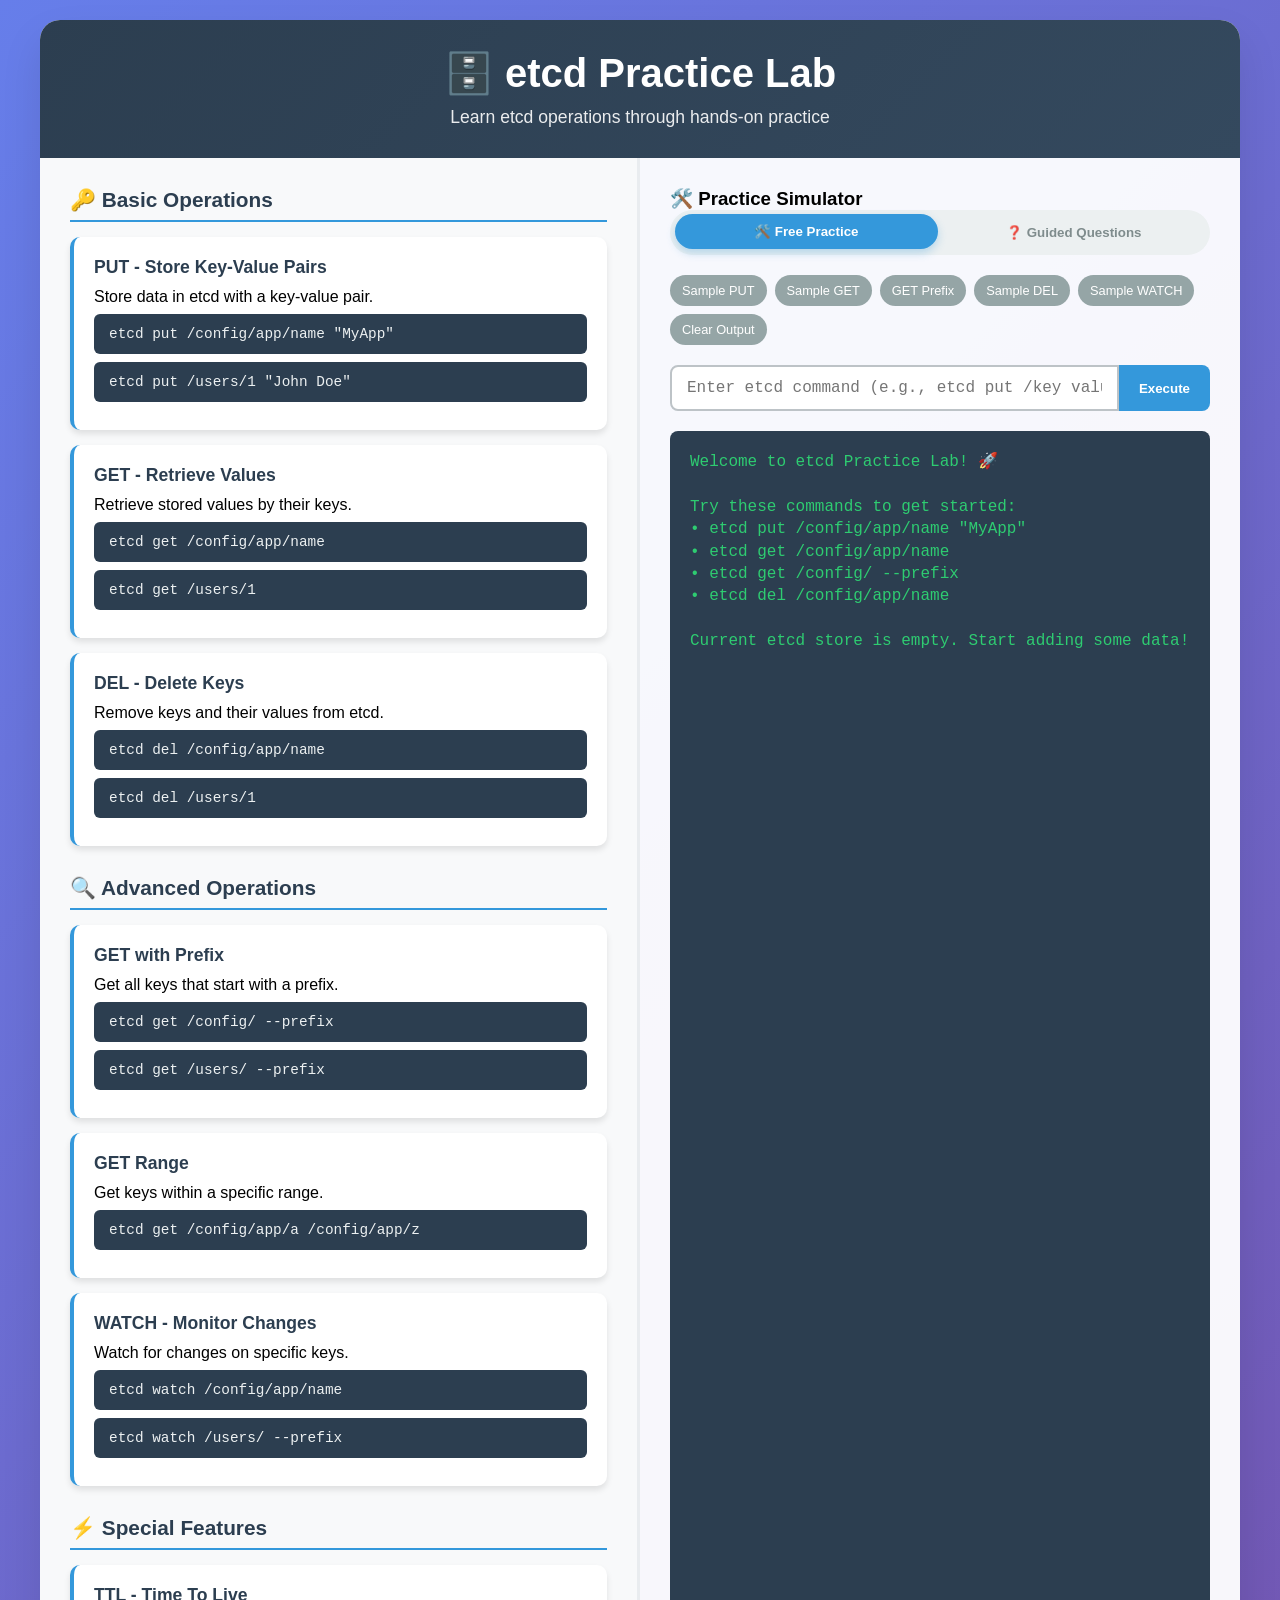
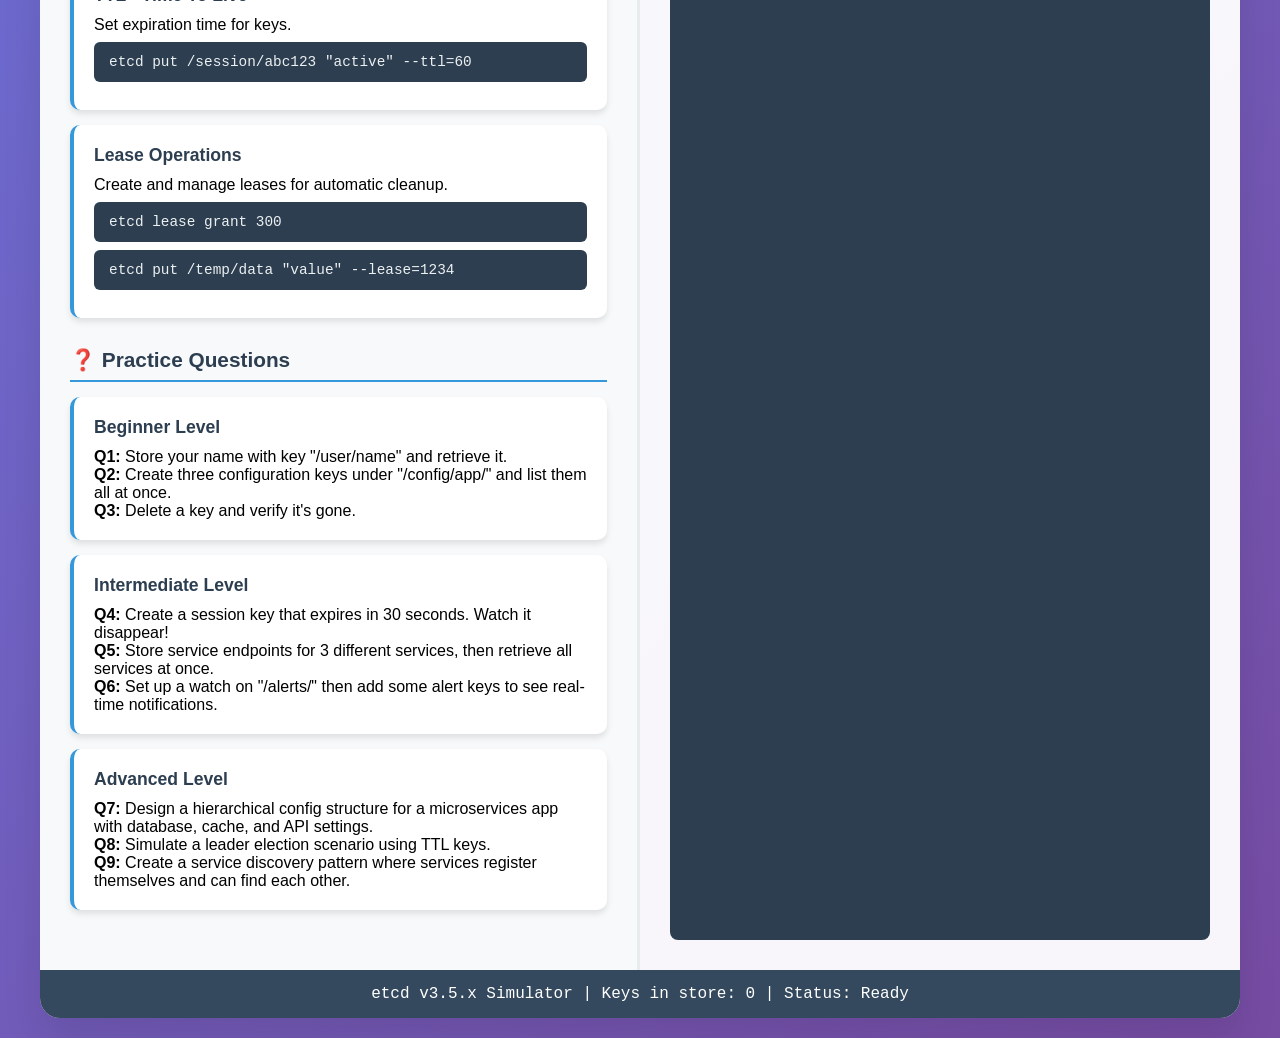
<file: etdc.html.html>
<!DOCTYPE html>
<html lang="en">
<head>
    <meta charset="UTF-8">
    <meta name="viewport" content="width=device-width, initial-scale=1.0">
    <title>etcd Practice Lab</title>
    <style>
        * {
            margin: 0;
            padding: 0;
            box-sizing: border-box;
        }

        body {
            font-family: 'Segoe UI', Tahoma, Geneva, Verdana, sans-serif;
            background: linear-gradient(135deg, #667eea 0%, #764ba2 100%);
            min-height: 100vh;
            padding: 20px;
        }

        .container {
            max-width: 1200px;
            margin: 0 auto;
            background: rgba(255, 255, 255, 0.95);
            border-radius: 20px;
            box-shadow: 0 20px 40px rgba(0, 0, 0, 0.1);
            overflow: hidden;
        }

        .header {
            background: linear-gradient(135deg, #2c3e50, #34495e);
            color: white;
            padding: 30px;
            text-align: center;
        }

        .header h1 {
            font-size: 2.5rem;
            margin-bottom: 10px;
        }

        .header p {
            font-size: 1.1rem;
            opacity: 0.9;
        }

        .main-content {
            display: grid;
            grid-template-columns: 1fr 1fr;
            gap: 0;
            min-height: 600px;
        }

        .theory-panel {
            background: #f8f9fa;
            padding: 30px;
            border-right: 3px solid #e9ecef;
            overflow-y: auto;
        }

        .practice-panel {
            padding: 30px;
            display: flex;
            flex-direction: column;
        }

        .section {
            margin-bottom: 30px;
        }

        .section h3 {
            color: #2c3e50;
            font-size: 1.3rem;
            margin-bottom: 15px;
            padding-bottom: 8px;
            border-bottom: 2px solid #3498db;
        }

        .operation-card {
            background: white;
            border-radius: 10px;
            padding: 20px;
            margin-bottom: 15px;
            box-shadow: 0 4px 6px rgba(0, 0, 0, 0.1);
            border-left: 4px solid #3498db;
        }

        .operation-card h4 {
            color: #2c3e50;
            margin-bottom: 10px;
            font-size: 1.1rem;
        }

        .code {
            background: #2c3e50;
            color: #ecf0f1;
            padding: 12px 15px;
            border-radius: 6px;
            font-family: 'Monaco', 'Menlo', 'Ubuntu Mono', monospace;
            margin: 8px 0;
            font-size: 0.9rem;
            overflow-x: auto;
        }

        .simulator {
            flex-grow: 1;
            display: flex;
            flex-direction: column;
        }

        .command-input {
            display: flex;
            margin-bottom: 20px;
        }

        .command-input input {
            flex-grow: 1;
            padding: 12px 15px;
            border: 2px solid #bdc3c7;
            border-radius: 8px 0 0 8px;
            font-family: 'Monaco', 'Menlo', 'Ubuntu Mono', monospace;
            font-size: 1rem;
            outline: none;
        }

        .command-input input:focus {
            border-color: #3498db;
        }

        .command-input button {
            padding: 12px 20px;
            background: #3498db;
            color: white;
            border: none;
            border-radius: 0 8px 8px 0;
            cursor: pointer;
            font-weight: bold;
            transition: all 0.3s ease;
        }

        .command-input button:hover {
            background: #2980b9;
            transform: translateY(-1px);
        }

        .output-area {
            flex-grow: 1;
            background: #2c3e50;
            color: #2ecc71;
            font-family: 'Monaco', 'Menlo', 'Ubuntu Mono', monospace;
            padding: 20px;
            border-radius: 8px;
            overflow-y: auto;
            min-height: 300px;
            white-space: pre-wrap;
            line-height: 1.4;
        }

        .quick-commands {
            display: flex;
            flex-wrap: wrap;
            gap: 8px;
            margin-bottom: 20px;
        }

        .quiz-section {
            background: #f8f9fa;
            border-radius: 10px;
            padding: 20px;
            margin-bottom: 20px;
            border: 2px solid #3498db;
        }

        .quiz-header {
            display: flex;
            justify-content: space-between;
            align-items: center;
            margin-bottom: 15px;
        }

        .quiz-header h4 {
            color: #2c3e50;
            margin: 0;
        }

        .quiz-progress {
            background: #3498db;
            color: white;
            padding: 5px 10px;
            border-radius: 15px;
            font-size: 0.8rem;
        }

        .quiz-content p {
            margin-bottom: 15px;
            line-height: 1.6;
        }

        .hint {
            background: #fff3cd;
            border: 1px solid #ffeaa7;
            color: #856404;
            padding: 10px;
            border-radius: 6px;
            margin: 10px 0;
            font-style: italic;
        }

        .quiz-actions {
            display: flex;
            gap: 10px;
            flex-wrap: wrap;
        }

        .quiz-actions button {
            padding: 8px 15px;
            border: none;
            border-radius: 6px;
            cursor: pointer;
            font-weight: bold;
            transition: all 0.3s ease;
        }

        .hint-btn {
            background: #f39c12;
            color: white;
        }

        .hint-btn:hover {
            background: #e67e22;
        }

        .check-btn {
            background: #27ae60;
            color: white;
        }

        .check-btn:hover {
            background: #229954;
        }

        .next-btn {
            background: #3498db;
            color: white;
        }

        .next-btn:hover {
            background: #2980b9;
        }

        .skip-btn {
            background: #95a5a6;
            color: white;
        }

        .skip-btn:hover {
            background: #7f8c8d;
        }

        .reset-btn {
            background: #e74c3c;
            color: white;
        }

        .reset-btn:hover {
            background: #c0392b;
        }

        .mode-toggle {
            display: flex;
            gap: 5px;
            margin-bottom: 20px;
            background: #ecf0f1;
            padding: 5px;
            border-radius: 25px;
        }

        .mode-btn {
            flex: 1;
            padding: 10px 15px;
            border: none;
            border-radius: 20px;
            cursor: pointer;
            font-weight: bold;
            transition: all 0.3s ease;
            background: transparent;
            color: #7f8c8d;
        }

        .mode-btn.active {
            background: #3498db;
            color: white;
            transform: translateY(-1px);
            box-shadow: 0 4px 8px rgba(52, 152, 219, 0.3);
        }

        .quick-btn {
            background: #95a5a6;
            color: white;
            border: none;
            padding: 8px 12px;
            border-radius: 20px;
            cursor: pointer;
            font-size: 0.8rem;
            transition: all 0.3s ease;
        }

        .quick-btn:hover {
            background: #7f8c8d;
            transform: translateY(-1px);
        }

        .status-bar {
            background: #34495e;
            color: white;
            padding: 15px 30px;
            text-align: center;
            font-family: 'Monaco', 'Menlo', 'Ubuntu Mono', monospace;
        }

        .error {
            color: #e74c3c;
        }

        .success {
            color: #2ecc71;
        }

        .warning {
            color: #f39c12;
        }

        .key-display {
            background: rgba(52, 152, 219, 0.1);
            border: 1px solid #3498db;
            border-radius: 6px;
            padding: 10px;
            margin: 10px 0;
            font-family: 'Monaco', 'Menlo', 'Ubuntu Mono', monospace;
            font-size: 0.9rem;
        }

        @media (max-width: 768px) {
            .main-content {
                grid-template-columns: 1fr;
            }
            
            .theory-panel {
                border-right: none;
                border-bottom: 3px solid #e9ecef;
            }
        }
    </style>
</head>
<body>
    <div class="container">
        <div class="header">
            <h1>🗄️ etcd Practice Lab</h1>
            <p>Learn etcd operations through hands-on practice</p>
        </div>
        
        <div class="main-content">
            <div class="theory-panel">
                <div class="section">
                    <h3>🔑 Basic Operations</h3>
                    
                    <div class="operation-card">
                        <h4>PUT - Store Key-Value Pairs</h4>
                        <p>Store data in etcd with a key-value pair.</p>
                        <div class="code">etcd put /config/app/name "MyApp"</div>
                        <div class="code">etcd put /users/1 "John Doe"</div>
                    </div>

                    <div class="operation-card">
                        <h4>GET - Retrieve Values</h4>
                        <p>Retrieve stored values by their keys.</p>
                        <div class="code">etcd get /config/app/name</div>
                        <div class="code">etcd get /users/1</div>
                    </div>

                    <div class="operation-card">
                        <h4>DEL - Delete Keys</h4>
                        <p>Remove keys and their values from etcd.</p>
                        <div class="code">etcd del /config/app/name</div>
                        <div class="code">etcd del /users/1</div>
                    </div>
                </div>

                <div class="section">
                    <h3>🔍 Advanced Operations</h3>
                    
                    <div class="operation-card">
                        <h4>GET with Prefix</h4>
                        <p>Get all keys that start with a prefix.</p>
                        <div class="code">etcd get /config/ --prefix</div>
                        <div class="code">etcd get /users/ --prefix</div>
                    </div>

                    <div class="operation-card">
                        <h4>GET Range</h4>
                        <p>Get keys within a specific range.</p>
                        <div class="code">etcd get /config/app/a /config/app/z</div>
                    </div>

                    <div class="operation-card">
                        <h4>WATCH - Monitor Changes</h4>
                        <p>Watch for changes on specific keys.</p>
                        <div class="code">etcd watch /config/app/name</div>
                        <div class="code">etcd watch /users/ --prefix</div>
                    </div>
                </div>

                <div class="section">
                    <h3>⚡ Special Features</h3>
                    
                    <div class="operation-card">
                        <h4>TTL - Time To Live</h4>
                        <p>Set expiration time for keys.</p>
                        <div class="code">etcd put /session/abc123 "active" --ttl=60</div>
                    </div>

                    <div class="operation-card">
                        <h4>Lease Operations</h4>
                        <p>Create and manage leases for automatic cleanup.</p>
                        <div class="code">etcd lease grant 300</div>
                        <div class="code">etcd put /temp/data "value" --lease=1234</div>
                    </div>
                </div>

                <div class="section">
                    <h3>❓ Practice Questions</h3>
                    
                    <div class="operation-card">
                        <h4>Beginner Level</h4>
                        <p><strong>Q1:</strong> Store your name with key "/user/name" and retrieve it.</p>
                        <p><strong>Q2:</strong> Create three configuration keys under "/config/app/" and list them all at once.</p>
                        <p><strong>Q3:</strong> Delete a key and verify it's gone.</p>
                    </div>

                    <div class="operation-card">
                        <h4>Intermediate Level</h4>
                        <p><strong>Q4:</strong> Create a session key that expires in 30 seconds. Watch it disappear!</p>
                        <p><strong>Q5:</strong> Store service endpoints for 3 different services, then retrieve all services at once.</p>
                        <p><strong>Q6:</strong> Set up a watch on "/alerts/" then add some alert keys to see real-time notifications.</p>
                    </div>

                    <div class="operation-card">
                        <h4>Advanced Level</h4>
                        <p><strong>Q7:</strong> Design a hierarchical config structure for a microservices app with database, cache, and API settings.</p>
                        <p><strong>Q8:</strong> Simulate a leader election scenario using TTL keys.</p>
                        <p><strong>Q9:</strong> Create a service discovery pattern where services register themselves and can find each other.</p>
                    </div>
                </div>
            </div>

                            <div class="practice-panel">
                <h3>🛠️ Practice Simulator</h3>
                
                <div class="quiz-section" id="quizSection" style="display: none;">
                    <div class="quiz-header">
                        <h4 id="currentQuestion">Loading question...</h4>
                        <div class="quiz-progress">
                            Question <span id="questionNum">1</span> of <span id="totalQuestions">9</span>
                        </div>
                    </div>
                    <div class="quiz-content">
                        <p id="questionText">Loading...</p>
                        <div id="questionHint" class="hint" style="display: none;"></div>
                        <div class="quiz-actions">
                            <button onclick="showHint()" class="hint-btn">💡 Hint</button>
                            <button onclick="checkAnswer()" class="check-btn">✅ Check My Solution</button>
                            <button onclick="nextQuestion()" class="next-btn" id="nextBtn" style="display: none;">Next Question ➡️</button>
                            <button onclick="skipQuestion()" class="skip-btn">⏭️ Skip Question</button>
                            <button onclick="resetQuiz()" class="reset-btn">🔄 Restart Quiz</button>
                        </div>
                    </div>
                </div>
                
                <div class="mode-toggle">
                    <button id="practiceBtn" class="mode-btn active" onclick="setMode('practice')">🛠️ Free Practice</button>
                    <button id="quizBtn" class="mode-btn" onclick="setMode('quiz')">❓ Guided Questions</button>
                </div>
                
                <div class="quick-commands">
                    <button class="quick-btn" onclick="insertCommand('etcd put /config/app/name \"MyApp\"')">Sample PUT</button>
                    <button class="quick-btn" onclick="insertCommand('etcd get /config/app/name')">Sample GET</button>
                    <button class="quick-btn" onclick="insertCommand('etcd get /config/ --prefix')">GET Prefix</button>
                    <button class="quick-btn" onclick="insertCommand('etcd del /config/app/name')">Sample DEL</button>
                    <button class="quick-btn" onclick="insertCommand('etcd watch /config/app/name')">Sample WATCH</button>
                    <button class="quick-btn" onclick="clearOutput()">Clear Output</button>
                </div>

                <div class="simulator">
                    <div class="command-input">
                        <input type="text" id="commandInput" placeholder="Enter etcd command (e.g., etcd put /key value)" onkeypress="handleKeyPress(event)">
                        <button onclick="executeCommand()">Execute</button>
                    </div>
                    
                    <div class="output-area" id="output">Welcome to etcd Practice Lab! 🚀

Try these commands to get started:
• etcd put /config/app/name "MyApp"
• etcd get /config/app/name  
• etcd get /config/ --prefix
• etcd del /config/app/name

Current etcd store is empty. Start adding some data!
                    </div>
                </div>
            </div>
        </div>

        <div class="status-bar">
            <span>etcd v3.5.x Simulator | Keys in store: <span id="keyCount">0</span> | Status: <span id="status">Ready</span></span>
        </div>
    </div>

    <script>
        // Simulated etcd store
        let etcdStore = new Map();
        let watchers = new Map();
        let leases = new Map();
        let leaseCounter = 1000;
        let currentMode = 'practice';
        let currentQuestionIndex = 0;
        let userSolutions = [];

        const questions = [
            {
                level: "Beginner",
                title: "Store and Retrieve Personal Data",
                text: "Store your name with the key '/user/name' and then retrieve it to verify it was stored correctly.",
                hint: "Use 'etcd put /user/name \"YourName\"' to store, then 'etcd get /user/name' to retrieve.",
                expectedCommands: ["put", "get"],
                expectedKeys: ["/user/name"],
                validation: (commands, store) => {
                    return commands.some(cmd => cmd.includes("put") && cmd.includes("/user/name")) &&
                           commands.some(cmd => cmd.includes("get") && cmd.includes("/user/name")) &&
                           store.has("/user/name");
                }
            },
            {
                level: "Beginner", 
                title: "Configuration Management",
                text: "Create three configuration keys under '/config/app/': database, cache, and api_port. Then retrieve all config keys at once using prefix matching.",
                hint: "Store each config with 'etcd put /config/app/database \"value\"', then use 'etcd get /config/app/ --prefix' to get all.",
                expectedCommands: ["put", "get"],
                expectedKeys: ["/config/app/database", "/config/app/cache", "/config/app/api_port"],
                validation: (commands, store) => {
                    const hasAllPuts = ["/config/app/database", "/config/app/cache", "/config/app/api_port"]
                        .every(key => commands.some(cmd => cmd.includes("put") && cmd.includes(key)) && store.has(key));
                    const hasPrefixGet = commands.some(cmd => cmd.includes("get") && cmd.includes("/config/app/") && cmd.includes("--prefix"));
                    return hasAllPuts && hasPrefixGet;
                }
            },
            {
                level: "Beginner",
                title: "Delete and Verify",
                text: "Create a key '/temp/test' with any value, then delete it and verify it's gone by trying to retrieve it.",
                hint: "First 'etcd put /temp/test \"value\"', then 'etcd del /temp/test', finally 'etcd get /temp/test' should show key not found.",
                expectedCommands: ["put", "del", "get"],
                expectedKeys: ["/temp/test"],
                validation: (commands, store) => {
                    return commands.some(cmd => cmd.includes("put") && cmd.includes("/temp/test")) &&
                           commands.some(cmd => cmd.includes("del") && cmd.includes("/temp/test")) &&
                           commands.some(cmd => cmd.includes("get") && cmd.includes("/temp/test")) &&
                           !store.has("/temp/test");
                }
            },
            {
                level: "Intermediate",
                title: "TTL Session Management",
                text: "Create a session key '/session/user123' that expires in 15 seconds. Watch it automatically disappear!",
                hint: "Use 'etcd put /session/user123 \"active\" --ttl=15' and then periodically check with 'etcd get /session/user123'.",
                expectedCommands: ["put"],
                expectedKeys: ["/session/user123"],
                validation: (commands, store) => {
                    return commands.some(cmd => cmd.includes("put") && cmd.includes("/session/user123") && cmd.includes("--ttl"));
                }
            },
            {
                level: "Intermediate",
                title: "Service Discovery",
                text: "Create service endpoints for 3 services: '/services/api/node1', '/services/db/primary', and '/services/cache/redis'. Then retrieve all services at once.",
                hint: "Store each service endpoint, then use 'etcd get /services/ --prefix' to see all registered services.",
                expectedCommands: ["put", "get"],
                expectedKeys: ["/services/api/node1", "/services/db/primary", "/services/cache/redis"],
                validation: (commands, store) => {
                    const hasAllServices = ["/services/api/node1", "/services/db/primary", "/services/cache/redis"]
                        .every(key => commands.some(cmd => cmd.includes("put") && cmd.includes(key)) && store.has(key));
                    const hasServicesGet = commands.some(cmd => cmd.includes("get") && cmd.includes("/services/") && cmd.includes("--prefix"));
                    return hasAllServices && hasServicesGet;
                }
            },
            {
                level: "Intermediate",
                title: "Real-time Monitoring with Watch",
                text: "Set up a watch on '/alerts/' prefix, then add some alert keys like '/alerts/cpu', '/alerts/memory' to see real-time notifications.",
                hint: "Start with 'etcd watch /alerts/ --prefix', then in separate commands add 'etcd put /alerts/cpu \"high\"' etc.",
                expectedCommands: ["watch", "put"],
                expectedKeys: ["/alerts/cpu", "/alerts/memory"],
                validation: (commands, store) => {
                    return commands.some(cmd => cmd.includes("watch") && cmd.includes("/alerts/")) &&
                           commands.some(cmd => cmd.includes("put") && cmd.includes("/alerts/"));
                }
            },
            {
                level: "Advanced",
                title: "Microservices Configuration",
                text: "Design a complete config structure for a microservices app: '/config/database/host', '/config/database/port', '/config/cache/redis_url', '/config/api/timeout'. Store meaningful values for each.",
                hint: "Create a hierarchical structure with logical grouping. Use realistic values like 'localhost:5432' for database.",
                expectedCommands: ["put"],
                expectedKeys: ["/config/database/host", "/config/database/port", "/config/cache/redis_url", "/config/api/timeout"],
                validation: (commands, store) => {
                    return ["/config/database/host", "/config/database/port", "/config/cache/redis_url", "/config/api/timeout"]
                        .every(key => commands.some(cmd => cmd.includes("put") && cmd.includes(key)) && store.has(key));
                }
            },
            {
                level: "Advanced",
                title: "Leader Election Simulation",
                text: "Simulate leader election: create '/leader/current' with TTL=20 seconds for node1, then have node2 try to become leader when it expires.",
                hint: "Use 'etcd put /leader/current \"node1\" --ttl=20', wait for expiry, then 'etcd put /leader/current \"node2\" --ttl=20'.",
                expectedCommands: ["put"],
                expectedKeys: ["/leader/current"],
                validation: (commands, store) => {
                    return commands.filter(cmd => cmd.includes("put") && cmd.includes("/leader/current") && cmd.includes("--ttl")).length >= 1;
                }
            },
            {
                level: "Advanced",
                title: "Dynamic Service Discovery",
                text: "Create a service registry where services register themselves with health info: '/registry/service-a/health', '/registry/service-b/health'. Set TTL for auto-cleanup and use watch to monitor service health.",
                hint: "Combine service registration with TTL for health checks and use watch to monitor the '/registry/' prefix for changes.",
                expectedCommands: ["put", "watch"],
                expectedKeys: ["/registry/service-a/health", "/registry/service-b/health"],
                validation: (commands, store) => {
                    const hasRegistration = commands.some(cmd => cmd.includes("put") && cmd.includes("/registry/"));
                    const hasWatch = commands.some(cmd => cmd.includes("watch") && cmd.includes("/registry/"));
                    return hasRegistration && hasWatch;
                }
            }
        ];

        function setMode(mode) {
            currentMode = mode;
            document.getElementById('practiceBtn').classList.toggle('active', mode === 'practice');
            document.getElementById('quizBtn').classList.toggle('active', mode === 'quiz');
            document.getElementById('quizSection').style.display = mode === 'quiz' ? 'block' : 'none';
            
            if (mode === 'quiz') {
                currentQuestionIndex = 0;
                userSolutions = [];
                loadCurrentQuestion();
            }
        }

        function loadCurrentQuestion() {
            if (currentQuestionIndex >= questions.length) {
                showCompletion();
                return;
            }
            
            const question = questions[currentQuestionIndex];
            document.getElementById('currentQuestion').textContent = `${question.level}: ${question.title}`;
            document.getElementById('questionText').textContent = question.text;
            document.getElementById('questionHint').textContent = question.hint;
            document.getElementById('questionHint').style.display = 'none';
            document.getElementById('questionNum').textContent = currentQuestionIndex + 1;
            document.getElementById('totalQuestions').textContent = questions.length;
            document.getElementById('nextBtn').style.display = 'none';
            
            // Clear previous solution tracking
            userSolutions[currentQuestionIndex] = {
                commands: [],
                completed: false
            };
        }

        function showHint() {
            document.getElementById('questionHint').style.display = 'block';
        }

        function checkAnswer() {
            const question = questions[currentQuestionIndex];
            const solution = userSolutions[currentQuestionIndex];
            
            if (!solution || solution.commands.length === 0) {
                addOutput("❌ No commands executed yet! Try running some etcd commands first.", 'error');
                return;
            }
            
            const isCorrect = question.validation(solution.commands, etcdStore);
            
            if (isCorrect) {
                addOutput("🎉 Excellent! You've successfully completed this challenge!", 'success');
                addOutput(`✅ Question ${currentQuestionIndex + 1}: ${question.title} - COMPLETED`, 'success');
                solution.completed = true;
                
                // Show next button
                const nextBtn = document.getElementById('nextBtn');
                if (nextBtn) {
                    nextBtn.style.display = 'inline-block';
                }
                
                updateStatus('Question completed!', 'success');
                
                // Auto-advance after a short delay if it's not the last question
                if (currentQuestionIndex < questions.length - 1) {
                    addOutput("✨ Great! Moving to the next question in 3 seconds...", 'success');
                    setTimeout(() => {
                        nextQuestion();
                    }, 3000);
                }
            } else {
                addOutput("❌ Not quite right. Check the hint and try again!", 'error');
                addOutput("Make sure you're following all the requirements in the question.", 'warning');
                updateStatus('Try again', 'error');
            }
        }

        function nextQuestion() {
            currentQuestionIndex++;
            if (currentQuestionIndex < questions.length) {
                loadCurrentQuestion();
                updateStatus(`Question ${currentQuestionIndex + 1} loaded`, 'success');
            } else {
                showCompletion();
            }
        }

        function showCompletion() {
            const completedCount = userSolutions.filter(s => s && s.completed).length;
            addOutput(`\n🎊 QUIZ COMPLETED! 🎊`, 'success');
            addOutput(`You completed ${completedCount} out of ${questions.length} questions.`, 'success');
            
            if (completedCount === questions.length) {
                addOutput(`🏆 Perfect score! You've mastered etcd basics!`, 'success');
            } else if (completedCount >= questions.length * 0.7) {
                addOutput(`👍 Great job! You have a solid understanding of etcd.`, 'success');
            } else {
                addOutput(`📚 Good effort! Review the concepts and try again for better mastery.`, 'warning');
            }
            
            addOutput(`Feel free to continue practicing in Free Practice mode!`, 'success');
            updateStatus('Quiz completed!', 'success');
        }

        function skipQuestion() {
            addOutput(`⏭️ Skipping Question ${currentQuestionIndex + 1}`, 'warning');
            userSolutions[currentQuestionIndex] = { commands: [], completed: false };
            nextQuestion();
        }

        function resetQuiz() {
            currentQuestionIndex = 0;
            userSolutions = [];
            etcdStore.clear();
            watchers.clear();
            leases.clear();
            clearOutput();
            addOutput("Quiz reset! Starting from Question 1...\n", 'warning');
            loadCurrentQuestion();
            updateStatus('Quiz reset', 'warning');
        }

        function loadCurrentQuestion() {
            if (currentQuestionIndex >= questions.length) {
                showCompletion();
                return;
            }
            
            const question = questions[currentQuestionIndex];
            document.getElementById('currentQuestion').textContent = `${question.level}: ${question.title}`;
            document.getElementById('questionText').textContent = question.text;
            document.getElementById('questionHint').textContent = question.hint;
            document.getElementById('questionHint').style.display = 'none';
            document.getElementById('questionNum').textContent = currentQuestionIndex + 1;
            document.getElementById('totalQuestions').textContent = questions.length;
            
            // Hide next button initially
            const nextBtn = document.getElementById('nextBtn');
            if (nextBtn) {
                nextBtn.style.display = 'none';
            }
            
            // Initialize solution tracking for current question
            if (!userSolutions[currentQuestionIndex]) {
                userSolutions[currentQuestionIndex] = {
                    commands: [],
                    completed: false
                };
            }
            
            // Show question info in output
            addOutput(`\n=== Question ${currentQuestionIndex + 1} of ${questions.length} ===`, 'success');
            addOutput(`${question.level} Level: ${question.title}`, 'success');
            addOutput(`${question.text}`, 'success');
            addOutput(''); // Empty line
        }

        function updateStatus(message, type = 'info') {
            const statusEl = document.getElementById('status');
            statusEl.textContent = message;
            statusEl.className = type;
            
            document.getElementById('keyCount').textContent = etcdStore.size;
        }

        function addOutput(text, type = 'normal') {
            const output = document.getElementById('output');
            const timestamp = new Date().toLocaleTimeString();
            let className = '';
            
            switch(type) {
                case 'error': className = 'error'; break;
                case 'success': className = 'success'; break;
                case 'warning': className = 'warning'; break;
            }
            
            output.innerHTML += `<span class="${className}">[${timestamp}] ${text}</span>\n`;
            output.scrollTop = output.scrollHeight;
        }

        function clearOutput() {
            document.getElementById('output').innerHTML = 'Output cleared.\n';
        }

        function insertCommand(command) {
            document.getElementById('commandInput').value = command;
        }

        function handleKeyPress(event) {
            if (event.key === 'Enter') {
                executeCommand();
            }
        }

        function parseCommand(input) {
            // Simple command parser
            const parts = input.trim().split(/\s+/);
            if (parts[0] !== 'etcd') {
                throw new Error('Commands must start with "etcd"');
            }
            
            const command = parts[1];
            const args = parts.slice(2);
            const flags = {};
            const cleanArgs = [];
            
            for (let i = 0; i < args.length; i++) {
                if (args[i].startsWith('--')) {
                    const flagName = args[i].substring(2);
                    if (i + 1 < args.length && !args[i + 1].startsWith('--')) {
                        flags[flagName] = args[i + 1];
                        i++; // Skip next arg as it's the flag value
                    } else {
                        flags[flagName] = true;
                    }
                } else {
                    cleanArgs.push(args[i].replace(/['"]/g, ''));
                }
            }
            
            return { command, args: cleanArgs, flags };
        }

        function executePut(args, flags) {
            if (args.length < 2) {
                throw new Error('PUT requires key and value');
            }
            
            const key = args[0];
            const value = args[1];
            const ttl = flags.ttl ? parseInt(flags.ttl) : null;
            const lease = flags.lease ? flags.lease : null;
            
            etcdStore.set(key, { value, ttl, lease, timestamp: Date.now() });
            
            if (ttl) {
                setTimeout(() => {
                    if (etcdStore.has(key)) {
                        etcdStore.delete(key);
                        addOutput(`Key expired: ${key}`, 'warning');
                        updateStatus('Key expired', 'warning');
                    }
                }, ttl * 1000);
            }
            
            // Trigger watchers
            triggerWatchers(key, 'PUT', value);
            
            addOutput(`OK`, 'success');
            addOutput(`Key: ${key}`);
            addOutput(`Value: ${value}`);
            if (ttl) addOutput(`TTL: ${ttl} seconds`);
            
            updateStatus('PUT successful', 'success');
        }

        function executeGet(args, flags) {
            if (args.length < 1) {
                throw new Error('GET requires a key');
            }
            
            const key = args[0];
            
            if (flags.prefix) {
                const results = [];
                for (let [k, v] of etcdStore) {
                    if (k.startsWith(key)) {
                        results.push({ key: k, value: v.value });
                    }
                }
                
                if (results.length === 0) {
                    addOutput(`No keys found with prefix: ${key}`, 'warning');
                } else {
                    addOutput(`Found ${results.length} keys with prefix "${key}":`, 'success');
                    results.forEach(r => {
                        addOutput(`${r.key}`);
                        addOutput(`${r.value}`);
                        addOutput('---');
                    });
                }
            } else if (args.length === 2) {
                // Range query
                const startKey = args[0];
                const endKey = args[1];
                const results = [];
                
                for (let [k, v] of etcdStore) {
                    if (k >= startKey && k < endKey) {
                        results.push({ key: k, value: v.value });
                    }
                }
                
                if (results.length === 0) {
                    addOutput(`No keys found in range [${startKey}, ${endKey})`, 'warning');
                } else {
                    addOutput(`Found ${results.length} keys in range:`, 'success');
                    results.forEach(r => {
                        addOutput(`${r.key}`);
                        addOutput(`${r.value}`);
                        addOutput('---');
                    });
                }
            } else {
                // Single key
                if (etcdStore.has(key)) {
                    const data = etcdStore.get(key);
                    addOutput(`${key}`, 'success');
                    addOutput(`${data.value}`);
                } else {
                    addOutput(`Key not found: ${key}`, 'error');
                }
            }
            
            updateStatus('GET completed', 'success');
        }

        function executeDel(args, flags) {
            if (args.length < 1) {
                throw new Error('DEL requires a key');
            }
            
            const key = args[0];
            let deletedCount = 0;
            
            if (flags.prefix) {
                const keysToDelete = [];
                for (let k of etcdStore.keys()) {
                    if (k.startsWith(key)) {
                        keysToDelete.push(k);
                    }
                }
                
                keysToDelete.forEach(k => {
                    etcdStore.delete(k);
                    triggerWatchers(k, 'DELETE', null);
                    deletedCount++;
                });
            } else {
                if (etcdStore.has(key)) {
                    etcdStore.delete(key);
                    triggerWatchers(key, 'DELETE', null);
                    deletedCount = 1;
                }
            }
            
            addOutput(`${deletedCount}`, 'success');
            if (deletedCount > 0) {
                addOutput(`Deleted ${deletedCount} key(s)`, 'success');
            } else {
                addOutput(`No keys found to delete`, 'warning');
            }
            
            updateStatus('DEL completed', 'success');
        }

        function executeWatch(args, flags) {
            if (args.length < 1) {
                throw new Error('WATCH requires a key');
            }
            
            const key = args[0];
            const watchId = Math.random().toString(36).substr(2, 9);
            
            if (!watchers.has(key)) {
                watchers.set(key, []);
            }
            
            watchers.get(key).push({
                id: watchId,
                prefix: flags.prefix || false
            });
            
            addOutput(`Started watching: ${key}`, 'success');
            if (flags.prefix) {
                addOutput(`Watching with prefix matching`, 'success');
            }
            addOutput(`Watch ID: ${watchId}`);
            addOutput(`(Changes will appear here automatically)`);
            
            updateStatus('WATCH started', 'success');
        }

        function triggerWatchers(key, event, value) {
            for (let [watchKey, watchList] of watchers) {
                watchList.forEach(watcher => {
                    let shouldTrigger = false;
                    
                    if (watcher.prefix && key.startsWith(watchKey)) {
                        shouldTrigger = true;
                    } else if (!watcher.prefix && key === watchKey) {
                        shouldTrigger = true;
                    }
                    
                    if (shouldTrigger) {
                        addOutput(`🔔 WATCH EVENT [${watcher.id}]`, 'warning');
                        addOutput(`Event: ${event}`);
                        addOutput(`Key: ${key}`);
                        if (value !== null) {
                            addOutput(`Value: ${value}`);
                        }
                        addOutput('---');
                    }
                });
            }
        }

        function executeLease(args, flags) {
            if (args.length < 1) {
                throw new Error('LEASE requires a subcommand');
            }
            
            const subcommand = args[0];
            
            switch (subcommand) {
                case 'grant':
                    if (args.length < 2) {
                        throw new Error('LEASE GRANT requires TTL');
                    }
                    const ttl = parseInt(args[1]);
                    const leaseId = leaseCounter++;
                    leases.set(leaseId, { ttl, created: Date.now() });
                    
                    addOutput(`lease ${leaseId} granted with TTL(${ttl}s)`, 'success');
                    updateStatus('Lease granted', 'success');
                    break;
                    
                default:
                    throw new Error(`Unknown lease subcommand: ${subcommand}`);
            }
        }

        function executeCommand() {
            const input = document.getElementById('commandInput').value.trim();
            if (!input) return;
            
            addOutput(`$ ${input}`);
            
            // Track command for quiz mode
            if (currentMode === 'quiz' && currentQuestionIndex < questions.length) {
                if (!userSolutions[currentQuestionIndex]) {
                    userSolutions[currentQuestionIndex] = { commands: [], completed: false };
                }
                userSolutions[currentQuestionIndex].commands.push(input.toLowerCase());
            }
            
            document.getElementById('commandInput').value = '';
            
            try {
                const { command, args, flags } = parseCommand(input);
                
                switch (command.toLowerCase()) {
                    case 'put':
                        executePut(args, flags);
                        break;
                    case 'get':
                        executeGet(args, flags);
                        break;
                    case 'del':
                    case 'delete':
                        executeDel(args, flags);
                        break;
                    case 'watch':
                        executeWatch(args, flags);
                        break;
                    case 'lease':
                        executeLease(args, flags);
                        break;
                    default:
                        throw new Error(`Unknown command: ${command}`);
                }
            } catch (error) {
                addOutput(`Error: ${error.message}`, 'error');
                updateStatus('Command failed', 'error');
            }
            
            addOutput(''); // Empty line for readability
        }

        // Initialize
        updateStatus('Ready');
    </script>
</body>
</html>
</file>
